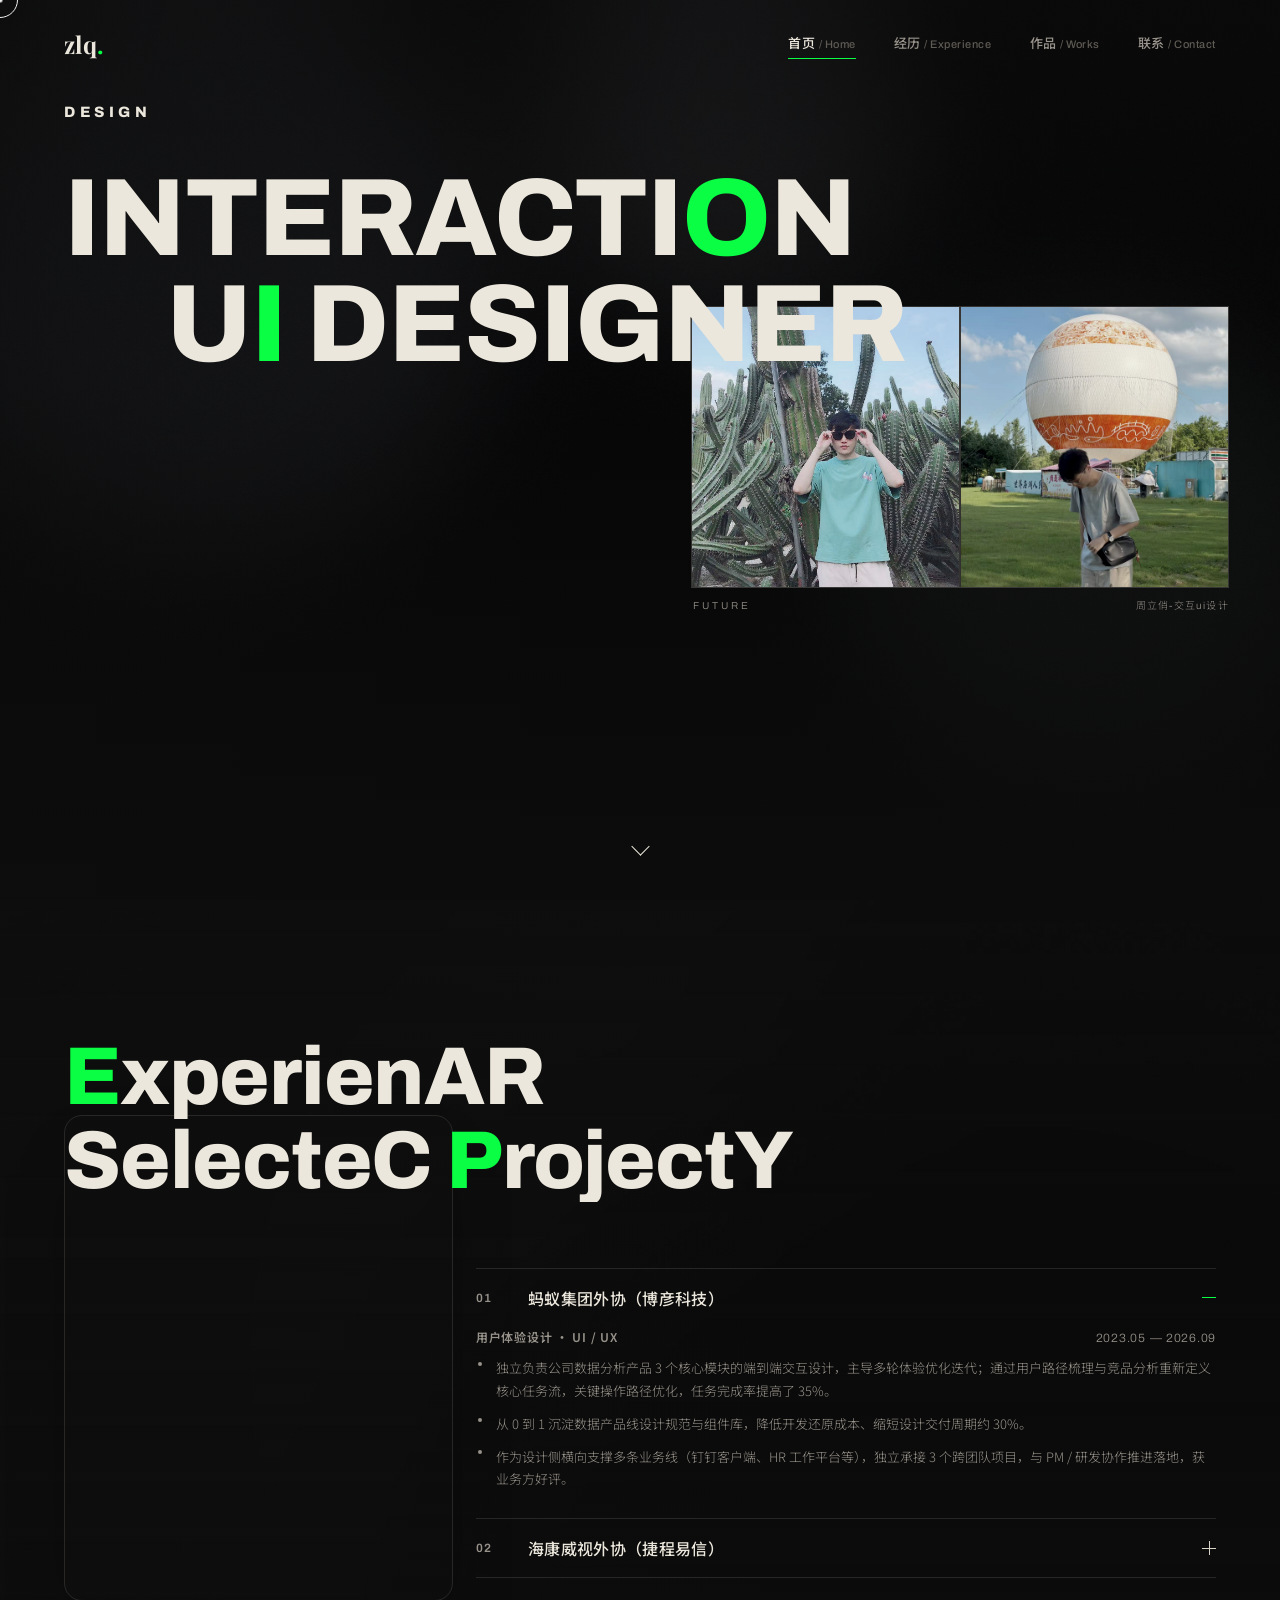
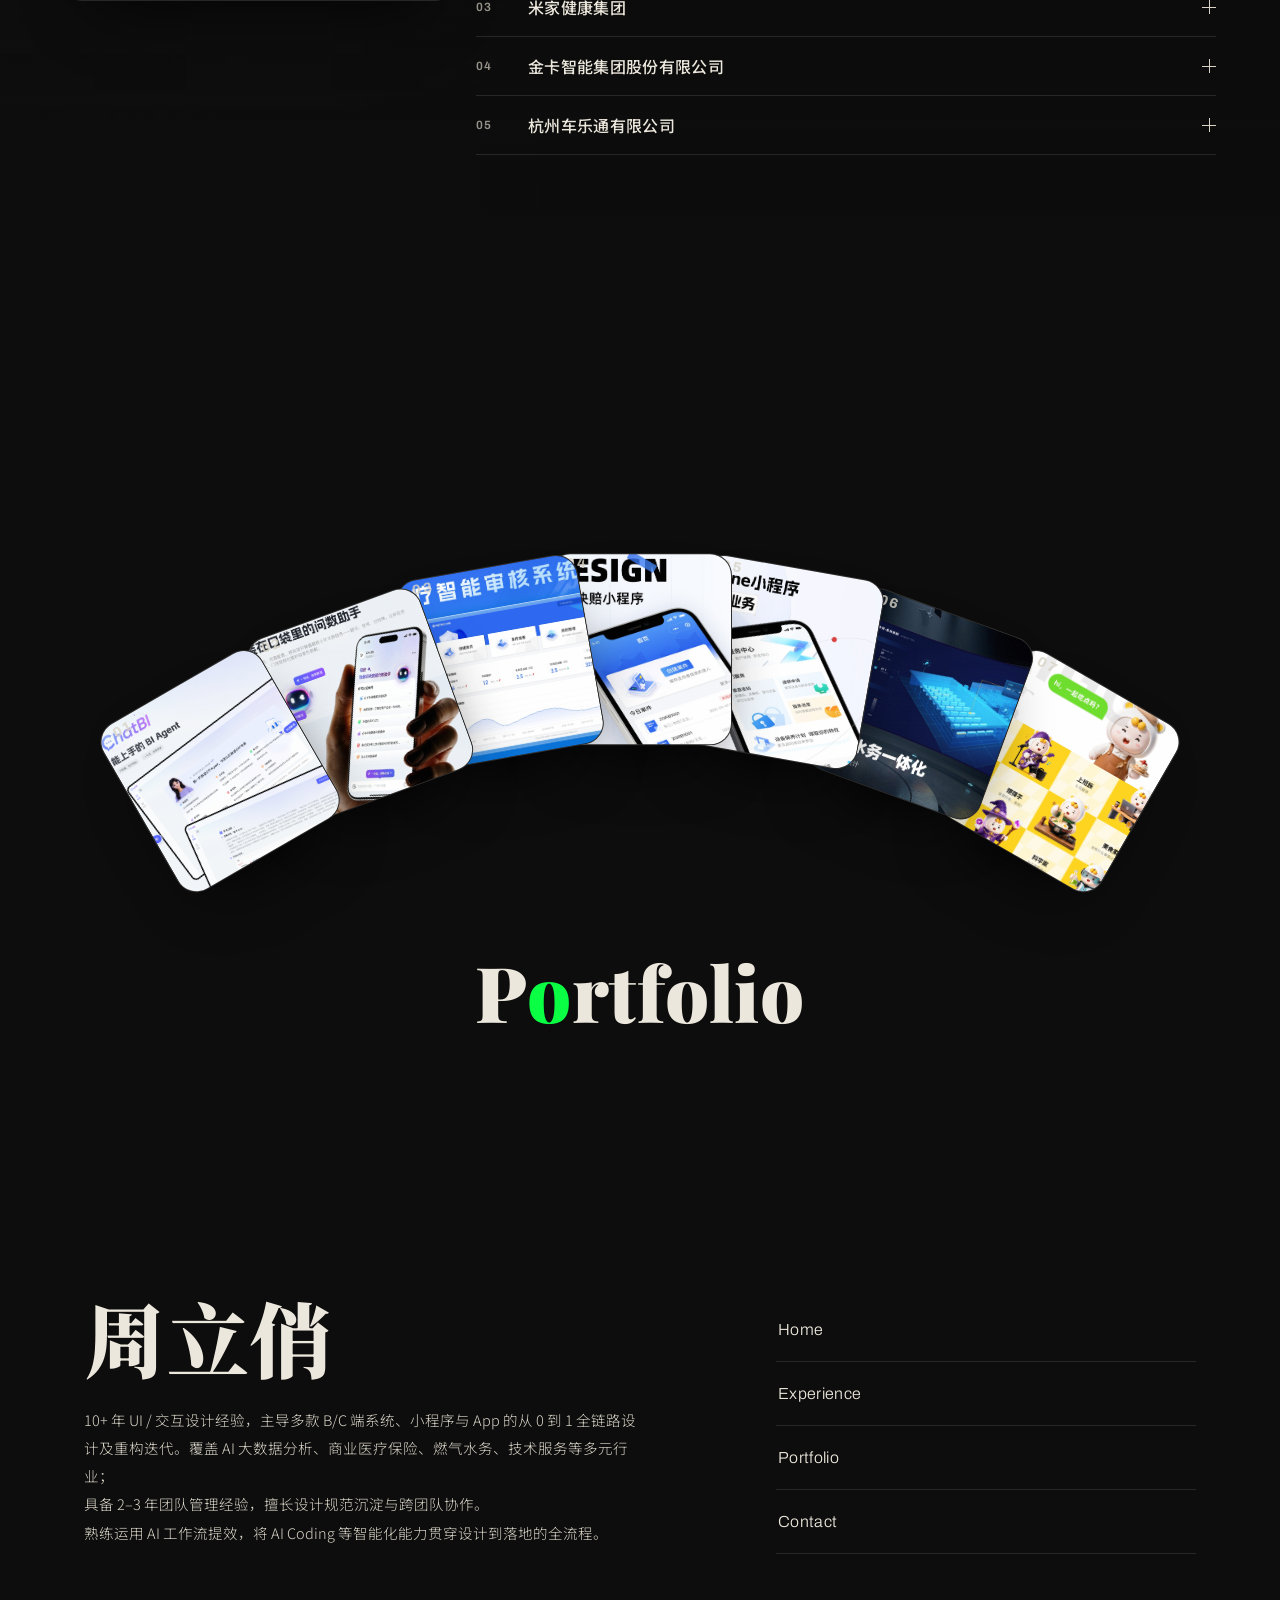
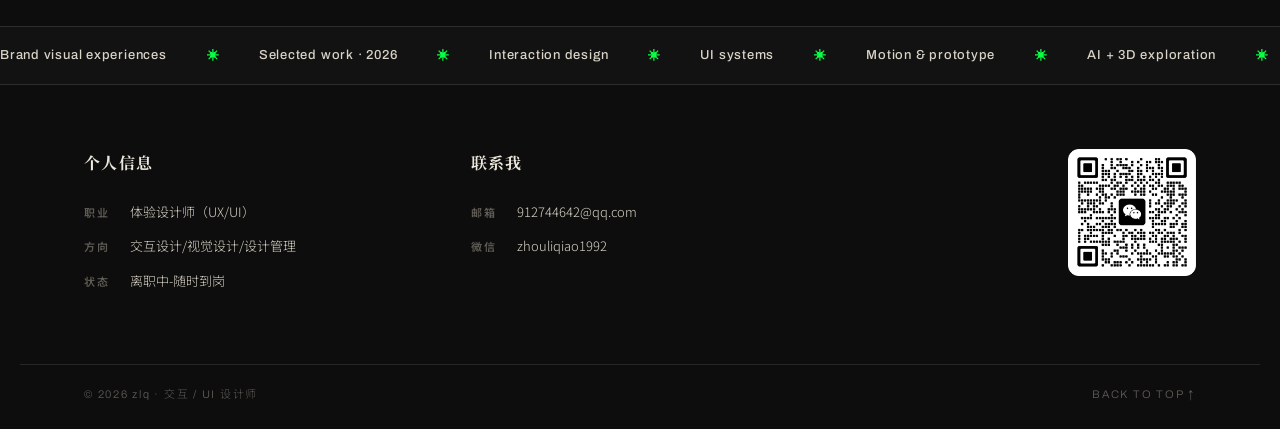
<file: index.html>
<!DOCTYPE html>
<html lang="zh-CN" data-page-node-id="vlzNtVd3Z8R1GGbkro08wo">
<head data-page-node-id="aGedRuVqyyx78a1elxRGdV">
  <meta charset="UTF-8" data-page-node-id="VUpcC51I8uJAPvDKYc0lKT" />
  <meta name="viewport" content="width=device-width, initial-scale=1.0" data-page-node-id="TNJQbd1E0wAlTdALiqZeb2" />
  <title>zlq — 交互 / UI 设计师作品集</title>
  <meta name="description" content="交互与 UI 设计师个人作品集 — 工作经历、项目作品与联系方式。" data-page-node-id="86598WNI2zpDKvbA6Rordp" />

  <!-- 字体（在线加载，离线时自动回退到系统字体） -->
  <link rel="preconnect" href="https://fonts.googleapis.com" data-page-node-id="60ncUEm5rzWA9rsXeRfWM2" />
  <link rel="preconnect" href="https://fonts.gstatic.com" crossorigin data-page-node-id="jjcx6SaRGp5u5Fdb6qO6XL" />
  <link href="https://fonts.googleapis.com/css2?family=Playfair+Display:ital,wght@0,500;0,700;1,500;1,600&family=Archivo:wght@500;600;700;800;900&family=Noto+Serif+SC:wght@600;700;900&family=Noto+Sans+SC:wght@300;400;500&display=swap" rel="stylesheet" data-page-node-id="63Wz6gJX34XNHQLoHXbdKe" />

  <link rel="stylesheet" href="assets/css/style.css" data-page-node-id="KQfrPKj3o3B0KpmG8dLaUf" />
</head>
<body data-page-node-id="1iW3LIcVFEWJm3eE47hbu9">

  <!-- 加载动画 -->
  <div class="loader" id="loader" data-page-node-id="1jSDuwMPxf9PfNm7rHslHY">
    <div class="loader__inner" data-page-node-id="4AkJZ5fdlOPV5pD5ftxJKs">
      <span class="loader__word" data-page-node-id="AhDrdKKOMwrliAkKJMnQO5">PORTFOLIO</span>
      <div class="loader__bar" data-page-node-id="NLZqc1lkEQyKReNqA2ALoJ"><i id="loaderBar" data-page-node-id="5qDoZhEh4N5j2NDN3dOETh"></i></div>
    </div>
  </div>

  <!-- 自定义光标 -->
  <div class="cursor" id="cursor" data-page-node-id="5z5TF3uyce2LpD1brMIqkE"></div>
  <div class="cursor-dot" id="cursorDot" data-page-node-id="1ZOtOU56AAUBWGiTIZAKKz"></div>

  <!-- 滚动进度条 -->
  <div class="scroll-progress" id="scrollProgress" data-page-node-id="5LS013JvF4h3Mg37ZYrHWU"></div>

  <!-- 导航 -->
  <header class="nav" id="nav" data-page-node-id="aUy0GUt3ma1JKaEN6jU5sC">
    <a href="#hero" class="nav__logo" data-cursor="hover" data-page-node-id="xjApo3QJUHmOLDpFw9RGpT">zlq<span class="dot" data-page-node-id="sAstsEDXuXwzqt92Q1Lv9n">.</span></a>
    <nav class="nav__links" id="navLinks" data-page-node-id="rX29RnBStNfU9dqbI1ywUu">
      <a href="#hero" class="nav__link is-active" data-cursor="hover" data-page-node-id="DzXuUJjDj1O52Jq3ck1Kl0">首页 <i data-page-node-id="PR6Yg2vvXkwjpHNfMDrzn9">/ Home</i></a>
      <a href="#experience" class="nav__link" data-cursor="hover" data-page-node-id="CPUdAYQ05YDNwYO6oPPVdP">经历 <i data-page-node-id="JLjS2SehdHnUjivx1LscPs">/ Experience</i></a>
      <a href="#work" class="nav__link" data-cursor="hover" data-page-node-id="nvC6R6Ly05UnLU30htA0eg">作品 <i data-page-node-id="EA7x2JjDTMkEIKCSGd4NcM">/ Works</i></a>
      <a href="#contact" class="nav__link" data-cursor="hover" data-page-node-id="OGkLZTBS6IHGaR78lD5vQo">联系 <i data-page-node-id="AvMatV7GcHTz2NjtmQt3M6">/ Contact</i></a>
    </nav>
    <button class="nav__toggle" id="navToggle" aria-label="菜单" data-page-node-id="FcZxlTn8r1qDBCJanOTl1V">
      <span data-page-node-id="YoPIQuAygATl9qGjD2bifZ"></span><span data-page-node-id="YaBGeM2S1GY6GPj48wXahe"></span>
    </button>
  </header>

  <main data-page-node-id="Fu19QXbnP3hxVB1CMHNvdm">
    <!-- ============ 第一屏：首屏（全屏背景 + 多图漂浮 + 巨型标题） ============ -->
    <section class="hero" id="hero" data-page-node-id="IW0bX6RZB3VV62o5HXItth">
      <!-- 全屏背景视频（循环自动播放，assets/video/hero-bg.mp4；poster 用 hero-bg.jpg 兜底） -->
      <div class="hero__bg" aria-hidden="true">
        <video class="hero__bg-media" id="heroVideo" autoplay muted playsinline
               poster="assets/img/hero-bg.jpg"
               onerror="this.parentElement.classList.add('is-empty')">
          <source src="assets/video/hero-bg.mp4" type="video/mp4" />
        </video>
        <div class="hero__bg-ph">BACKGROUND VIDEO</div>
        <div class="hero__shade"></div>
      </div>

      <div class="hero__stage" id="heroStage">
        <!-- 顶部行 -->
        <div class="hero__top">
          <p class="hero__brand reveal" data-reveal>DESIGN</p>
        </div>

        <!-- 巨型标题（叠压在图片之上/之下，z 层交错） -->
        <h1 class="hero__title">
          <span class="reveal-line"><span data-scramble>INTERACTI</span><span class="t-accent">O</span><span data-scramble>N</span></span>
          <span class="reveal-line"><span class="hero__title-indent"><span data-scramble>U</span><span class="t-accent">I</span><span data-scramble> DESIGNER</span></span></span>
        </h1>

        <!-- 漂浮图片组（替换 assets/img/hero-1.jpg ~ hero-4.jpg） -->
        <figure class="hero-shot hero-shot--a" style="--i:0">
          <div class="hero-shot__frame" data-reveal>
            <img src="assets/img/hero-1.jpg" alt="作品图一"
                 onerror="this.style.display='none';this.parentElement.classList.add('is-empty')" />
            <span class="hero-shot__ph">HERO IMAGE 01</span>
            <div class="hero-shot__overlay">
              <ul class="hero-shot__bio">
                <li>10+ 年 UI / 交互设计经验，主导多款 B/C 端系统、小程序与 App 的从 0 到 1 全链路设计及重构迭代。覆盖 AI 大数据分析、商业医疗保险、燃气水务、技术服务等多元行业；</li>
                <li>具备 2–3 年团队管理经验，擅长设计规范沉淀与跨团队协作。</li>
                <li>熟练运用 AI 工作流提效，将 AI Coding 等智能化能力贯穿设计到落地的全流程。</li>
              </ul>
            </div>
          </div>
          <figcaption class="hero-shot__cap reveal" data-reveal>FUTURE</figcaption>
        </figure>

        <figure class="hero-shot hero-shot--b" style="--i:1">
          <div class="hero-shot__frame" data-reveal>
            <img src="assets/img/hero-2.jpg" alt="作品图二"
                 onerror="this.style.display='none';this.parentElement.classList.add('is-empty')" />
            <span class="hero-shot__ph">HERO IMAGE 02</span>
            <div class="hero-shot__overlay">
              <ul class="hero-shot__bio">
                <li>10+ 年 UI / 交互设计经验，主导多款 B/C 端系统、小程序与 App 的从 0 到 1 全链路设计及重构迭代。覆盖 AI 大数据分析、商业医疗保险、燃气水务、技术服务等多元行业；</li>
                <li>具备 2–3 年团队管理经验，擅长设计规范沉淀与跨团队协作。</li>
                <li>熟练运用 AI 工作流提效，将 AI Coding 等智能化能力贯穿设计到落地的全流程。</li>
              </ul>
            </div>
          </div>
          <figcaption class="hero-shot__cap reveal" data-reveal>周立俏-交互ui设计</figcaption>
        </figure>

        <!-- 底部居中：滚动引导（弹跳箭头 + 扩散脉冲） -->
        <button class="hero__scroll" id="heroScroll" type="button" aria-label="向下滚动查看作品经历">
          <span class="hero__scroll-chev" aria-hidden="true"></span>
        </button>
      </div>
    </section>

    <!-- ============ 第二屏：工作经历（全屏背景图 + 左上大标题 + 右下手风琴列表） ============ -->
    <section class="experience" id="experience" data-page-node-id="qBpzT84H6PXm33lBqKu32a">
      <!-- 全屏背景图（替换 assets/img/experience-bg.jpg，建议暗调、主体居左） -->
      <div class="experience__bg" aria-hidden="true">
        <img src="assets/img/experience-bg.jpg" alt=""
             onerror="this.style.display='none';this.parentElement.classList.add('is-empty')" />
        <div class="experience__bg-ph"></div>
        <div class="experience__shade"></div>
      </div>

      <!-- 左侧中部：动态视频（循环自动播放，替换 assets/video/experience-video.mp4） -->
      <div class="experience__media" aria-hidden="true">
        <video class="experience__video" id="expVideo" autoplay muted loop playsinline
               onerror="this.parentElement.classList.add('is-empty')">
          <source src="assets/video/experience-video.mp4" type="video/mp4">
        </video>
      </div>

      <div class="experience__inner">
        <!-- 左上大标题 -->
        <h2 class="experience__title">
          <span class="reveal-line"><span class="t-accent">E</span><span data-scramble>xperience</span></span>
          <span class="reveal-line"><span data-scramble>Selected</span> <span class="t-accent">P</span><span data-scramble>rojects</span></span>
        </h2>

        <!-- 右下：紧凑手风琴经历列表（默认展开第一条） -->
        <ol class="timeline">
          <li class="timeline__item is-open reveal" data-reveal>
            <button class="timeline__head" type="button" aria-expanded="true">
              <span class="timeline__no">01</span>
              <span class="timeline__company">蚂蚁集团外协（博彦科技）</span>
              <span class="timeline__toggle" aria-hidden="true"></span>
            </button>
            <div class="timeline__panel">
              <div class="timeline__panel-in">
                <div class="timeline__meta">
                  <span class="timeline__role">用户体验设计 · UI / UX</span>
                  <span class="timeline__period">2023.05 — 2026.09</span>
                </div>
                <ol class="timeline__list">
                  <li>独立负责公司数据分析产品 3 个核心模块的端到端交互设计，主导多轮体验优化迭代；通过用户路径梳理与竞品分析重新定义核心任务流，关键操作路径优化，任务完成率提高了 35%。</li>
                  <li>从 0 到 1 沉淀数据产品线设计规范与组件库，降低开发还原成本、缩短设计交付周期约 30%。</li>
                  <li>作为设计侧横向支撑多条业务线（钉钉客户端、HR 工作平台等），独立承接 3 个跨团队项目，与 PM / 研发协作推进落地，获业务方好评。</li>
                </ol>
              </div>
            </div>
          </li>

          <li class="timeline__item reveal" data-reveal>
            <button class="timeline__head" type="button" aria-expanded="false">
              <span class="timeline__no">02</span>
              <span class="timeline__company">海康威视外协（捷程易信）</span>
              <span class="timeline__toggle" aria-hidden="true"></span>
            </button>
            <div class="timeline__panel">
              <div class="timeline__panel-in">
                <div class="timeline__meta">
                  <span class="timeline__role">用户体验设计 · UI / UX</span>
                  <span class="timeline__period">2022.09 — 2023.04</span>
                </div>
                <ol class="timeline__list">
                  <li>全链路负责国内技服业务的体验设计，对接技服业务线的 BA（产品）；优化交互文档、输出 UI，跟进开发并协同验收，输出验收文档等。</li>
                  <li>支持国内其它业务线的体验设计工作，覆盖 DMP 国内营销、PC 门户、B2B 商城等业务，统一交互规范并保障多线并行交付。</li>
                </ol>
              </div>
            </div>
          </li>

          <li class="timeline__item reveal" data-reveal>
            <button class="timeline__head" type="button" aria-expanded="false">
              <span class="timeline__no">03</span>
              <span class="timeline__company">米家健康集团</span>
              <span class="timeline__toggle" aria-hidden="true"></span>
            </button>
            <div class="timeline__panel">
              <div class="timeline__panel-in">
                <div class="timeline__meta">
                  <span class="timeline__role">用户体验设计 · UI / UX</span>
                  <span class="timeline__period">2021.08 — 2022.08</span>
                </div>
                <ol class="timeline__list">
                  <li>负责公司核心 SaaS 产品「医疗理赔审核系统」的体验设计，重新梳理复杂理赔业务逻辑与审核流程，结合业务目标对核心模块进行重构设计；关键审核链路操作步骤优化，审核人均处理效率提升 30% 左右。</li>
                  <li>从 0 到 1 主导新型业务「小额快赔小程序」的 UI 与交互设计，深入理赔业务场景梳理用户旅程与核心流程，保障设计落地，支撑业务快速上线验证。</li>
                  <li>制定并沉淀产品级设计规范，推动设计组件库落地，统一多产品交互与视觉语言，降低设计与开发协作成本。</li>
                </ol>
              </div>
            </div>
          </li>

          <li class="timeline__item reveal" data-reveal>
            <button class="timeline__head" type="button" aria-expanded="false">
              <span class="timeline__no">04</span>
              <span class="timeline__company">金卡智能集团股份有限公司</span>
              <span class="timeline__toggle" aria-hidden="true"></span>
            </button>
            <div class="timeline__panel">
              <div class="timeline__panel-in">
                <div class="timeline__meta">
                  <span class="timeline__role">设计主管 · Design Lead</span>
                  <span class="timeline__period">2015.07 — 2021.07</span>
                </div>
                <ol class="timeline__list">
                  <li>负责设计部门的日常工作管理协调与主设计执行，培养设计氛围，制定设计规范，提升团队整体设计水平。</li>
                  <li>与各产品经理密切接触，多产品线并行推进，涵盖产品需求分析、交互模式研究、UI 视觉输出与设计走查。</li>
                  <li>收集用户反馈及数据，根据实际数据调整页面结构与视觉层级，驱动产品的完善与成长。</li>
                </ol>
              </div>
            </div>
          </li>

          <li class="timeline__item reveal" data-reveal>
            <button class="timeline__head" type="button" aria-expanded="false">
              <span class="timeline__no">05</span>
              <span class="timeline__company">杭州车乐通有限公司</span>
              <span class="timeline__toggle" aria-hidden="true"></span>
            </button>
            <div class="timeline__panel">
              <div class="timeline__panel-in">
                <div class="timeline__meta">
                  <span class="timeline__role">UI 设计 · UI Designer</span>
                  <span class="timeline__period">2014.07 — 2015.07</span>
                </div>
                <ol class="timeline__list">
                  <li>从 0 到 1 负责 C 端产品「车乐通」App 的 UI 设计，与产品经理深入交流业务、实地调研业务场景，结合具体业务流程完成交互及视觉设计，并组织培训运营人员设备操作流程等相关事项。</li>
                </ol>
              </div>
            </div>
          </li>
        </ol>
      </div>
    </section>

    <!-- ============ 第三屏：作品集扇形卡片 ============ -->
    <section class="work" id="work" data-page-node-id="mnBmXAfjwqgOW9Lj67aLc9">
      <div class="fan" id="fan" aria-label="作品集封面">
        <div class="fan__slot" data-i="0" style="--i:0">
          <a class="fan__card" href="portfolio/project-01.html" data-cursor="hover">
            <div class="fan__img fan__img--1">
              <span class="fan__tag">01</span>
              <span class="fan__label">ChatBI<i>AI+对话流数据分析</i></span>
            </div>
          </a>
        </div>
        <div class="fan__slot" data-i="1" style="--i:1">
          <a class="fan__card" href="portfolio/project-02.html" data-cursor="hover">
            <div class="fan__img fan__img--2">
              <span class="fan__tag">02</span>
              <span class="fan__label">ChatBI 移动端<i>AI+对话流数据分析简易版</i></span>
            </div>
          </a>
        </div>
        <div class="fan__slot" data-i="2" style="--i:2">
          <a class="fan__card" href="portfolio/project-03.html" data-cursor="hover">
            <div class="fan__img fan__img--3">
              <span class="fan__tag">03</span>
              <span class="fan__label">医疗智能审核系统<i>医疗审核+运营COP</i></span>
            </div>
          </a>
        </div>
        <div class="fan__slot" data-i="3" style="--i:3">
          <a class="fan__card" href="portfolio/project-04.html" data-cursor="hover">
            <div class="fan__img fan__img--4">
              <span class="fan__tag">04</span>
              <span class="fan__label">小额快赔小程序<i>移动端小额快速理赔场景</i></span>
            </div>
          </a>
        </div>
        <div class="fan__slot" data-i="4" style="--i:4">
          <a class="fan__card" href="portfolio/project-05.html" data-cursor="hover">
            <div class="fan__img fan__img--5">
              <span class="fan__tag">05</span>
              <span class="fan__label">海康online小程序<i>技术服务业务线</i></span>
            </div>
          </a>
        </div>
        <div class="fan__slot" data-i="5" style="--i:5">
          <a class="fan__card" href="portfolio/project-06.html" data-cursor="hover">
            <div class="fan__img fan__img--6">
              <span class="fan__tag">06</span>
              <span class="fan__label">智慧水务一体化大屏<i>G端公共事业大屏业务</i></span>
            </div>
          </a>
        </div>
        <div class="fan__slot" data-i="6" style="--i:6">
          <a class="fan__card" href="portfolio/project-07.html" data-cursor="hover">
            <div class="fan__img fan__img--7">
              <span class="fan__tag">07</span>
              <span class="fan__label">动效、AIGC、插画等<i>其他能力</i></span>
            </div>
          </a>
        </div>
      </div>

      <div class="work__below">
        <h2 class="work__title reveal" data-reveal>P<span class="t-accent">o</span>rtfolio</h2>
        <p class="work__sub reveal" data-reveal>点击卡片进入项目详情</p>
      </div>
    </section>

    <!-- ============ 第四屏：联系方式 ============ -->
    <section class="contact" id="contact">

      <!-- 顶部：大名字 + 标语 / 右侧下划线导航 -->
      <div class="contact__top">
        <div class="contact__brand reveal" data-reveal>
          <h2 class="contact__name">周立俏</h2>
          <p class="contact__tagline">
            10+ 年 UI / 交互设计经验，主导多款 B/C 端系统、小程序与 App 的从 0 到 1 全链路设计及重构迭代。覆盖 AI 大数据分析、商业医疗保险、燃气水务、技术服务等多元行业；<br>
            具备 2–3 年团队管理经验，擅长设计规范沉淀与跨团队协作。<br>
            熟练运用 AI 工作流提效，将 AI Coding 等智能化能力贯穿设计到落地的全流程。
          </p>
        </div>
        <nav class="contact__nav reveal" data-reveal aria-label="页脚导航">
          <a href="#hero" data-cursor="hover">Home <i>↗</i></a>
          <a href="#experience" data-cursor="hover">Experience <i>↗</i></a>
          <a href="#work" data-cursor="hover">Portfolio <i>↗</i></a>
          <a href="#contact" data-cursor="hover">Contact <i>↗</i></a>
        </nav>
      </div>

      <!-- 关键词跑马灯横幅 -->
      <div class="contact__marquee" aria-hidden="true">
        <div class="contact__marquee-track">
          <span class="contact__mi">Brand visual experiences</span><b>✳</b>
          <span class="contact__mi">Selected work · 2026</span><b>✳</b>
          <span class="contact__mi">Interaction design</span><b>✳</b>
          <span class="contact__mi">UI systems</span><b>✳</b>
          <span class="contact__mi">Motion &amp; prototype</span><b>✳</b>
          <span class="contact__mi">AI + 3D exploration</span><b>✳</b>
          <span class="contact__mi">Brand visual experiences</span><b>✳</b>
          <span class="contact__mi">Selected work · 2026</span><b>✳</b>
          <span class="contact__mi">Interaction design</span><b>✳</b>
          <span class="contact__mi">UI systems</span><b>✳</b>
          <span class="contact__mi">Motion &amp; prototype</span><b>✳</b>
          <span class="contact__mi">AI + 3D exploration</span><b>✳</b>
        </div>
      </div>

      <!-- 主体：左侧两列信息 + 右侧微信二维码 -->
      <div class="contact__foot">
        <div class="contact__cols">
          <div class="contact__col reveal" data-reveal>
            <h3>个人信息</h3>
            <dl>
              <dt>职业</dt><dd>体验设计师（UX/UI）</dd>
              <dt>方向</dt><dd>交互设计/视觉设计/设计管理</dd>
              <dt>状态</dt><dd>离职中-随时到岗</dd>
            </dl>
          </div>
          <div class="contact__col reveal" data-reveal>
            <h3>联系我</h3>
            <dl>
              <dt>邮箱</dt><dd>912744642@qq.com</dd>
              <dt>微信</dt><dd>zhouliqiao1992</dd>
            </dl>
          </div>
        </div>

        <!-- 右侧微信二维码（扫一扫加好友） -->
        <figure class="contact__figure contact__figure--qr reveal" data-reveal>
          <img src="assets/img/wechat-qr.png" alt="微信二维码" />
        </figure>
      </div>

      <!-- 底部版权条 -->
      <footer class="contact__bar">
        <span>© <span id="year"></span> zlq · 交互 / UI 设计师</span>
        <a href="#hero" data-cursor="hover">BACK TO TOP ↑</a>
      </footer>
    </section>
  </main>

  <script src="assets/js/main.js"></script>
</body>
</html>
</file>
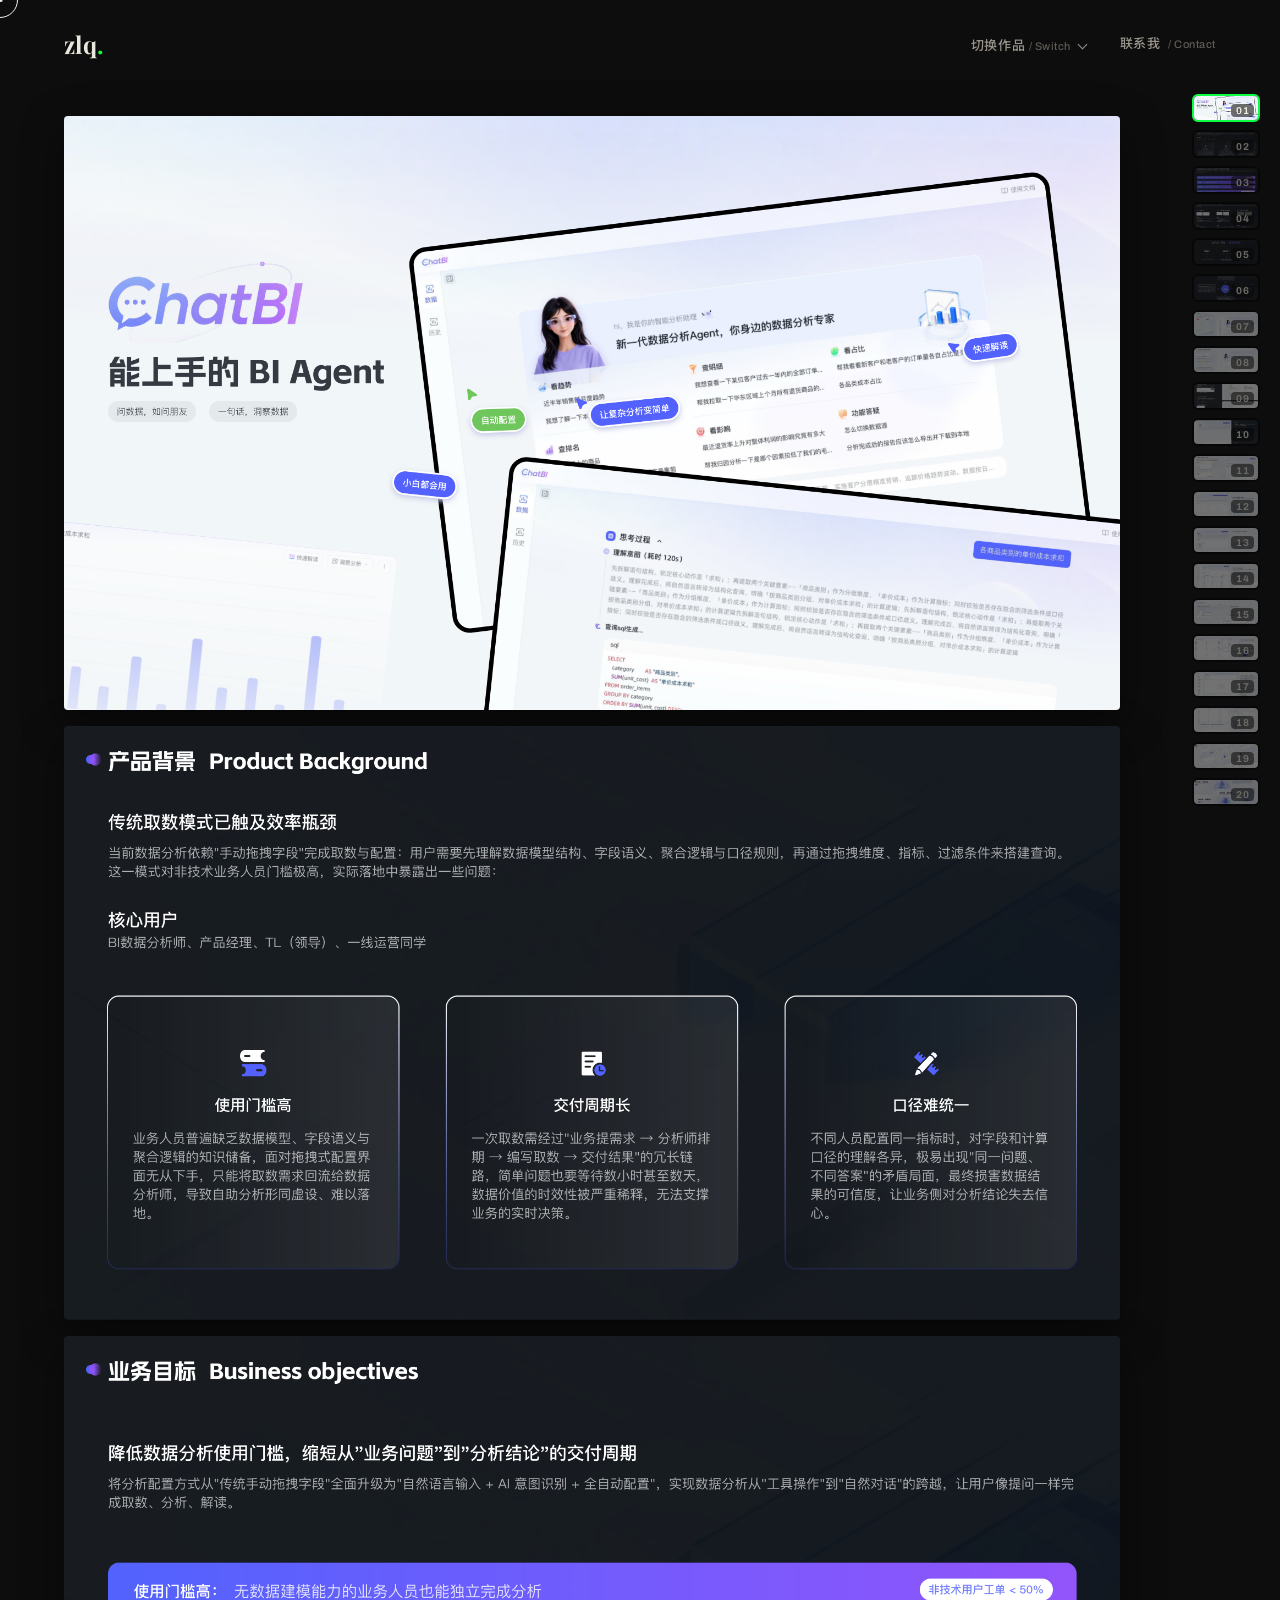
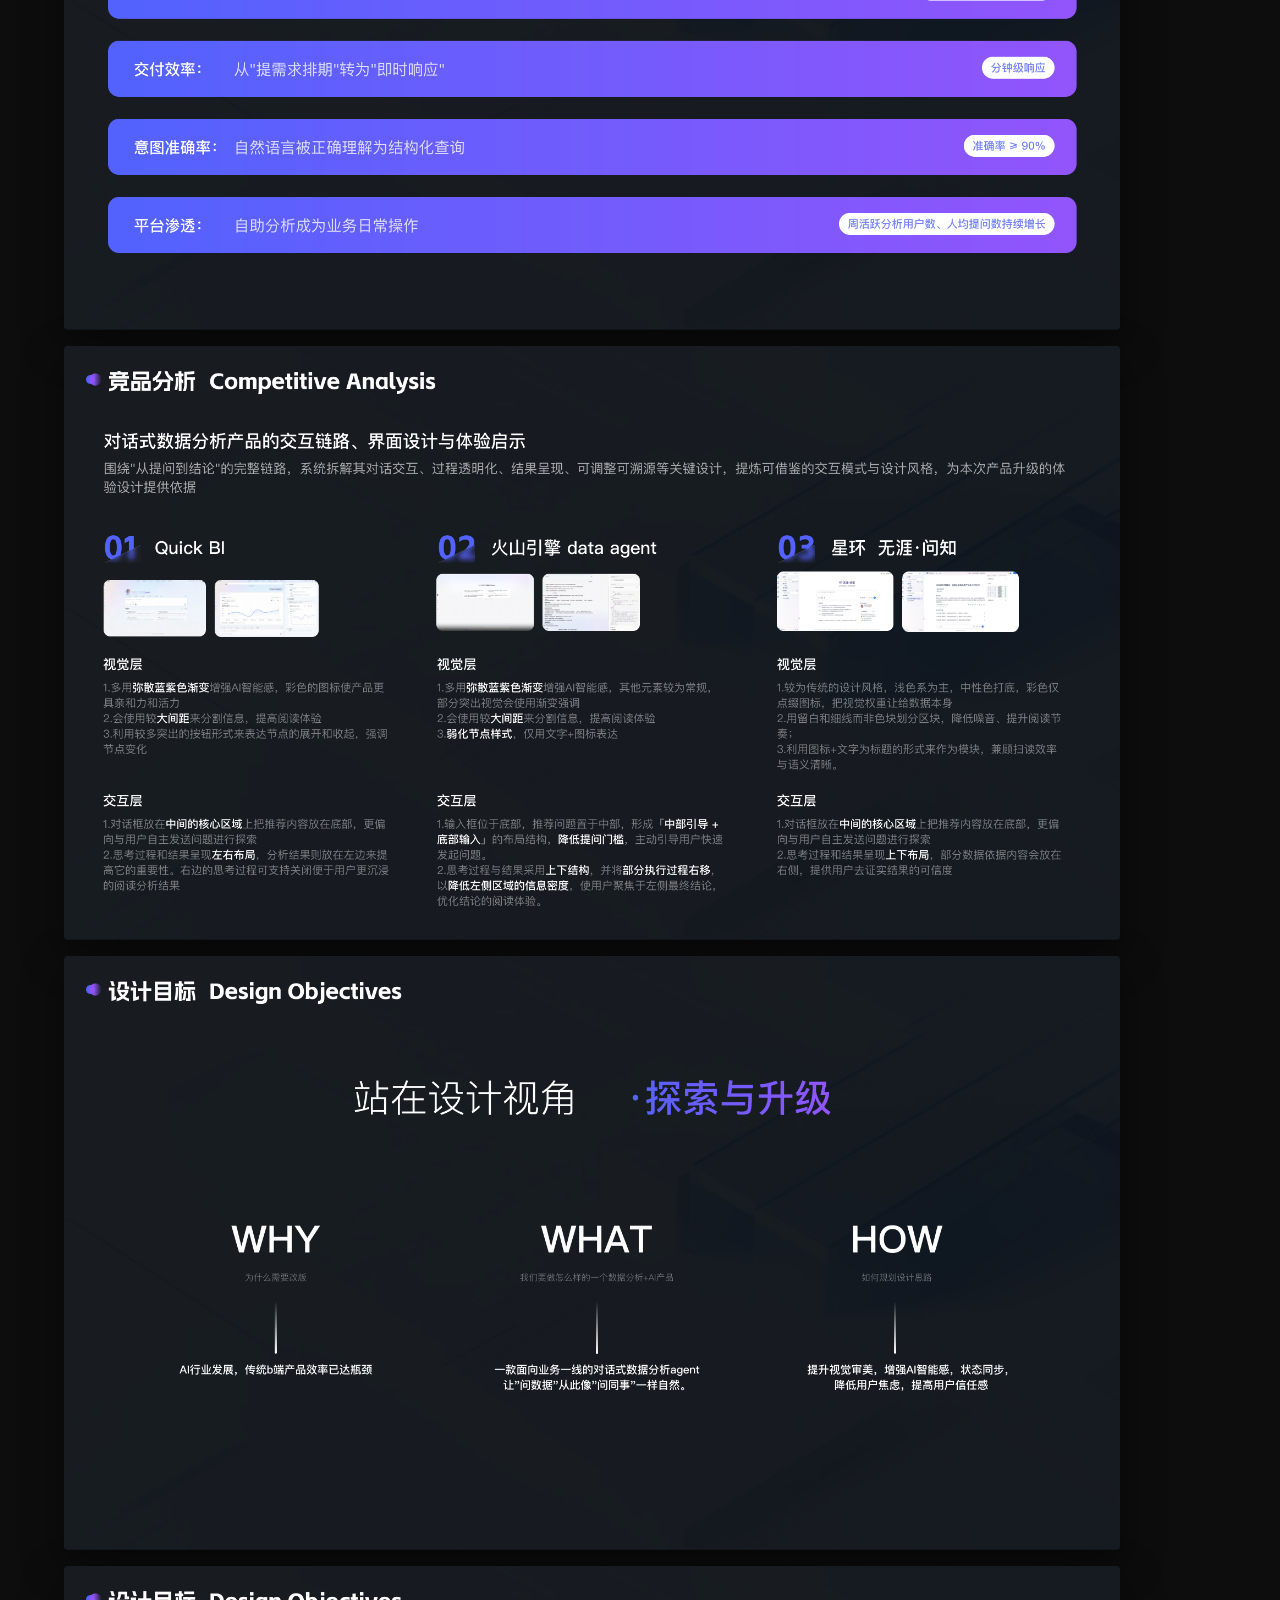
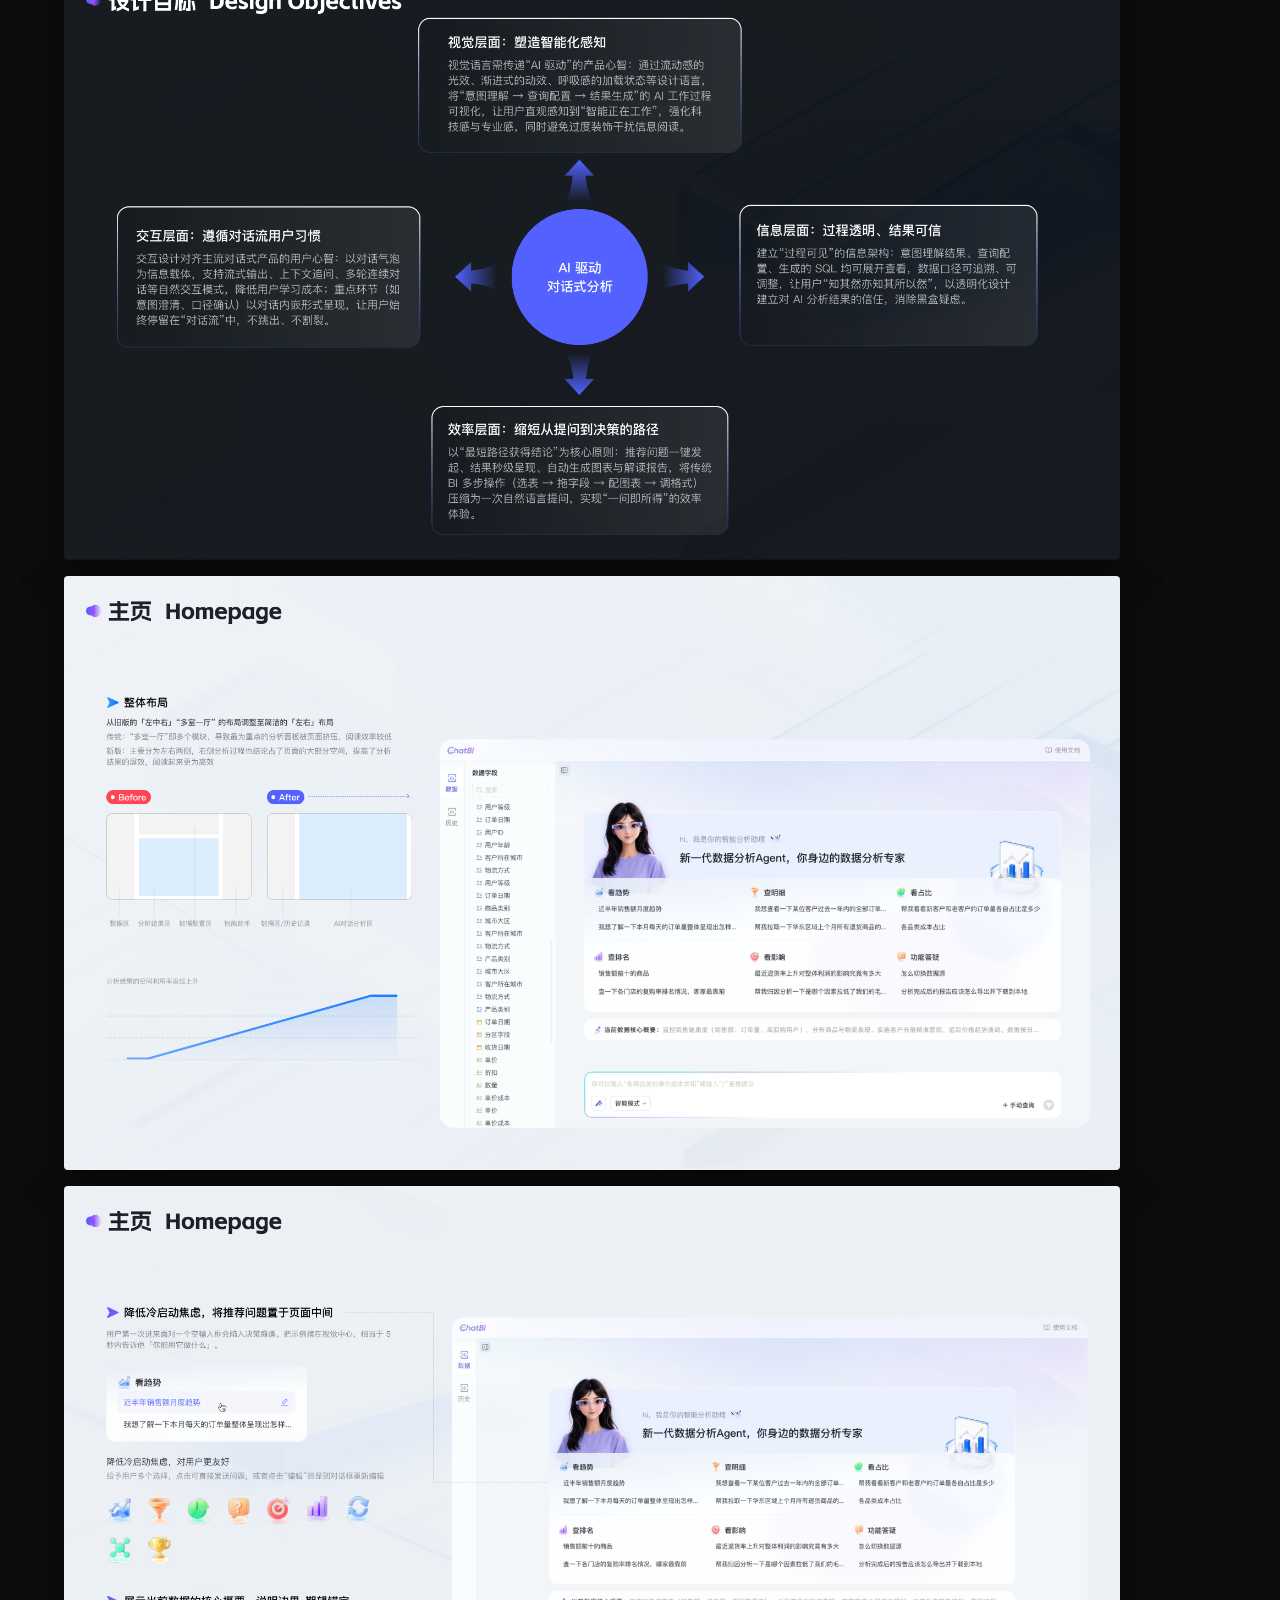
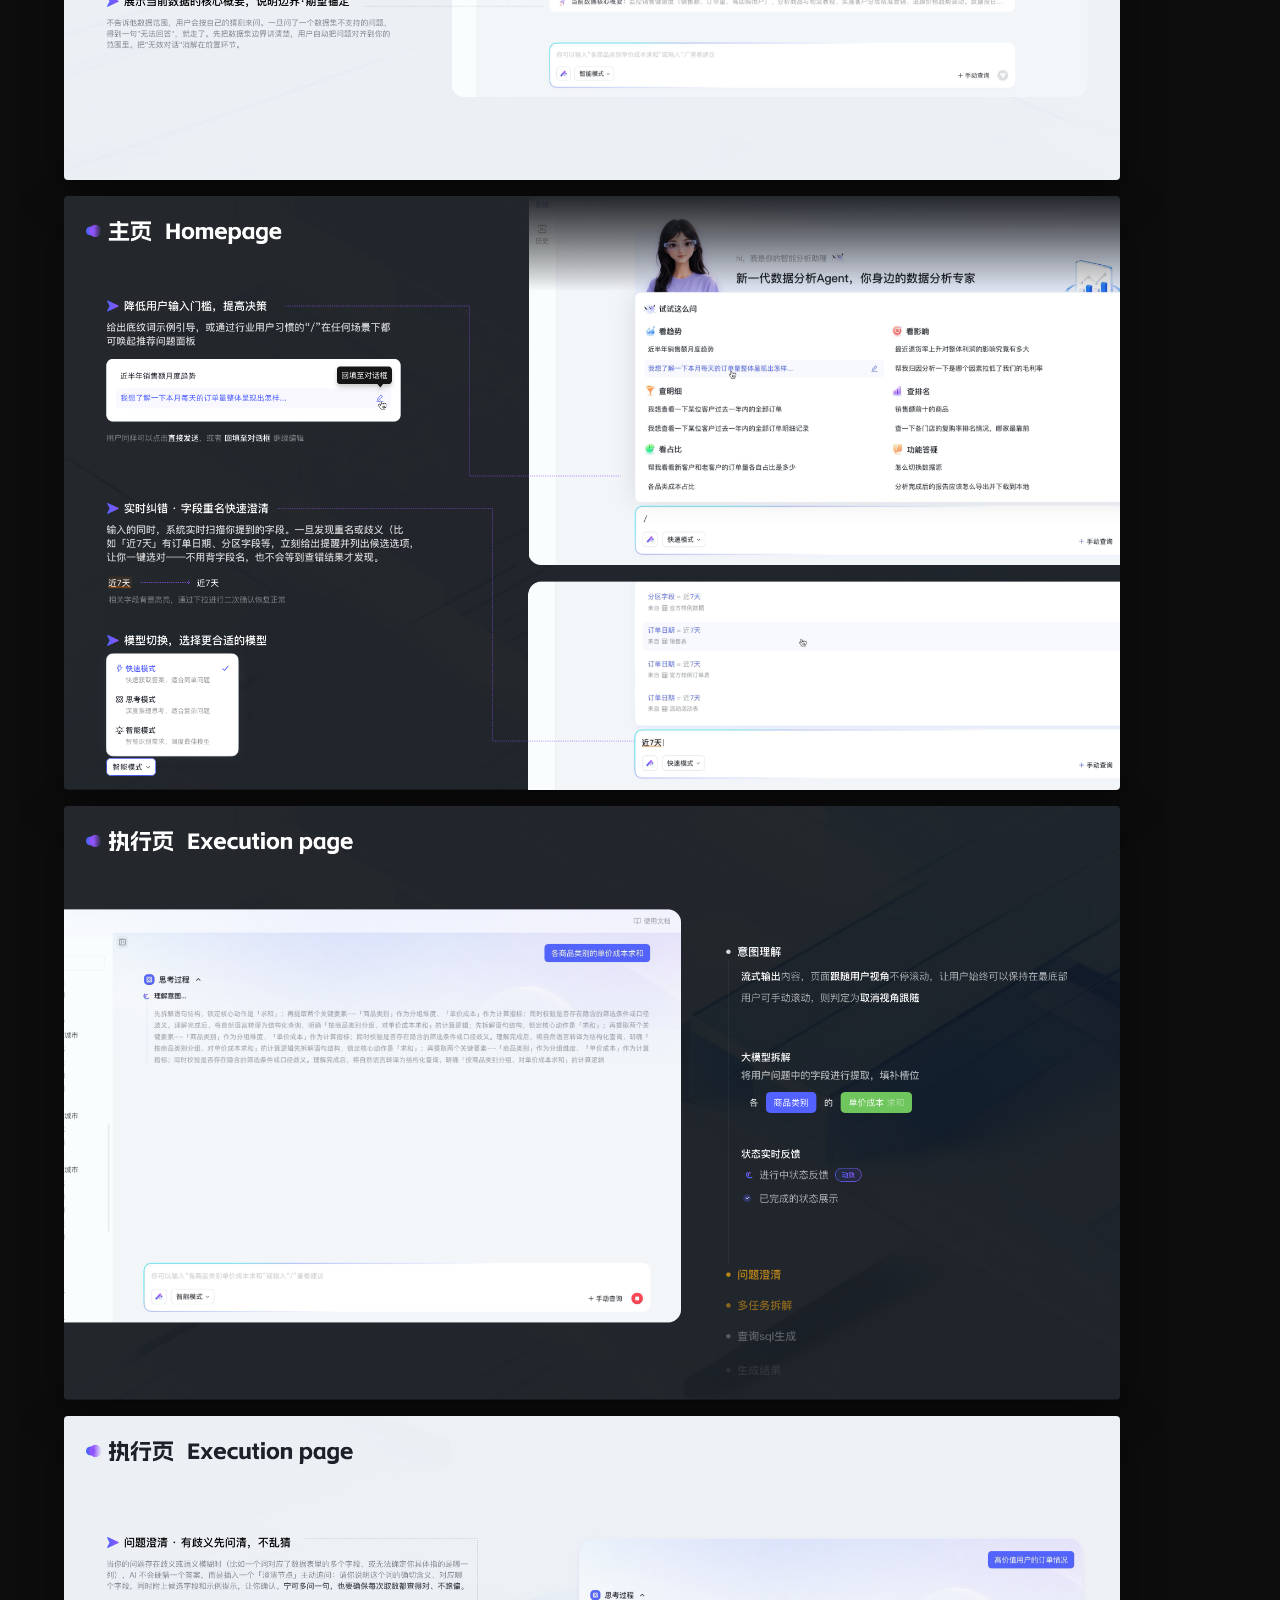
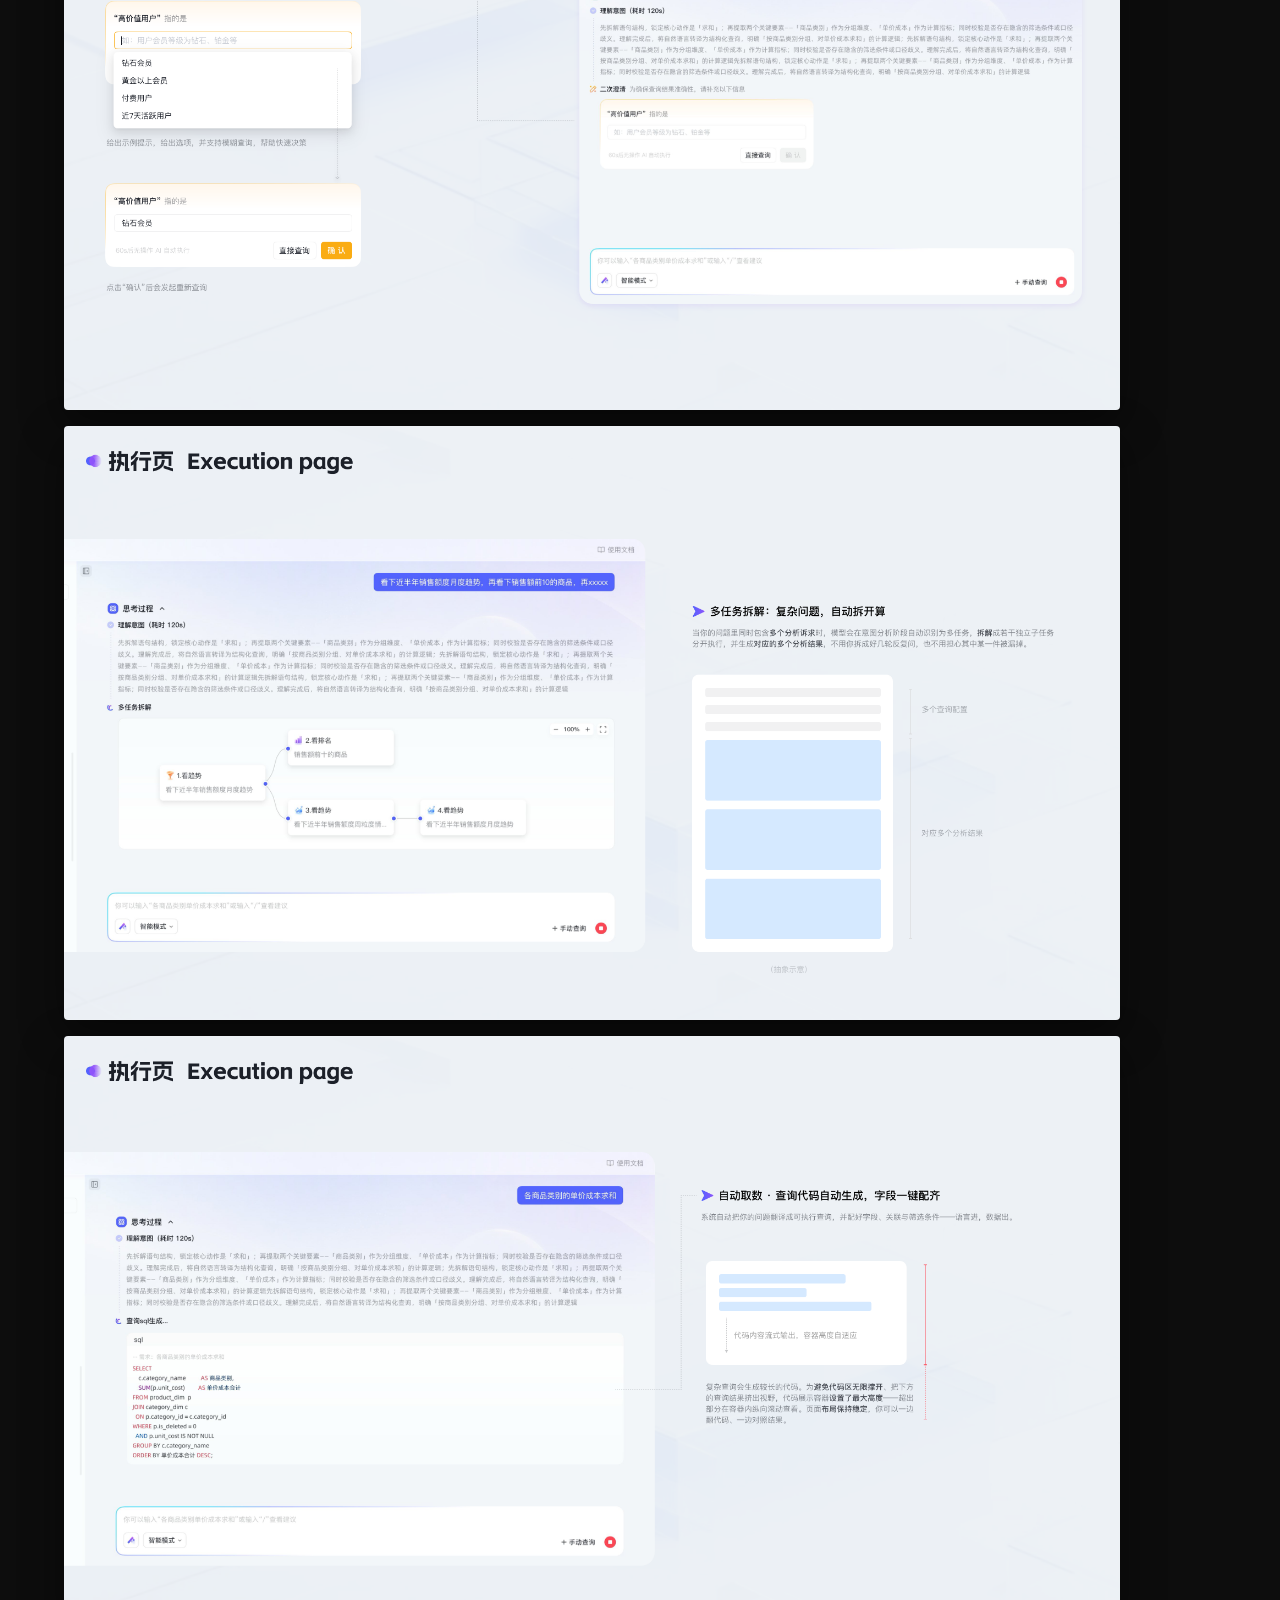
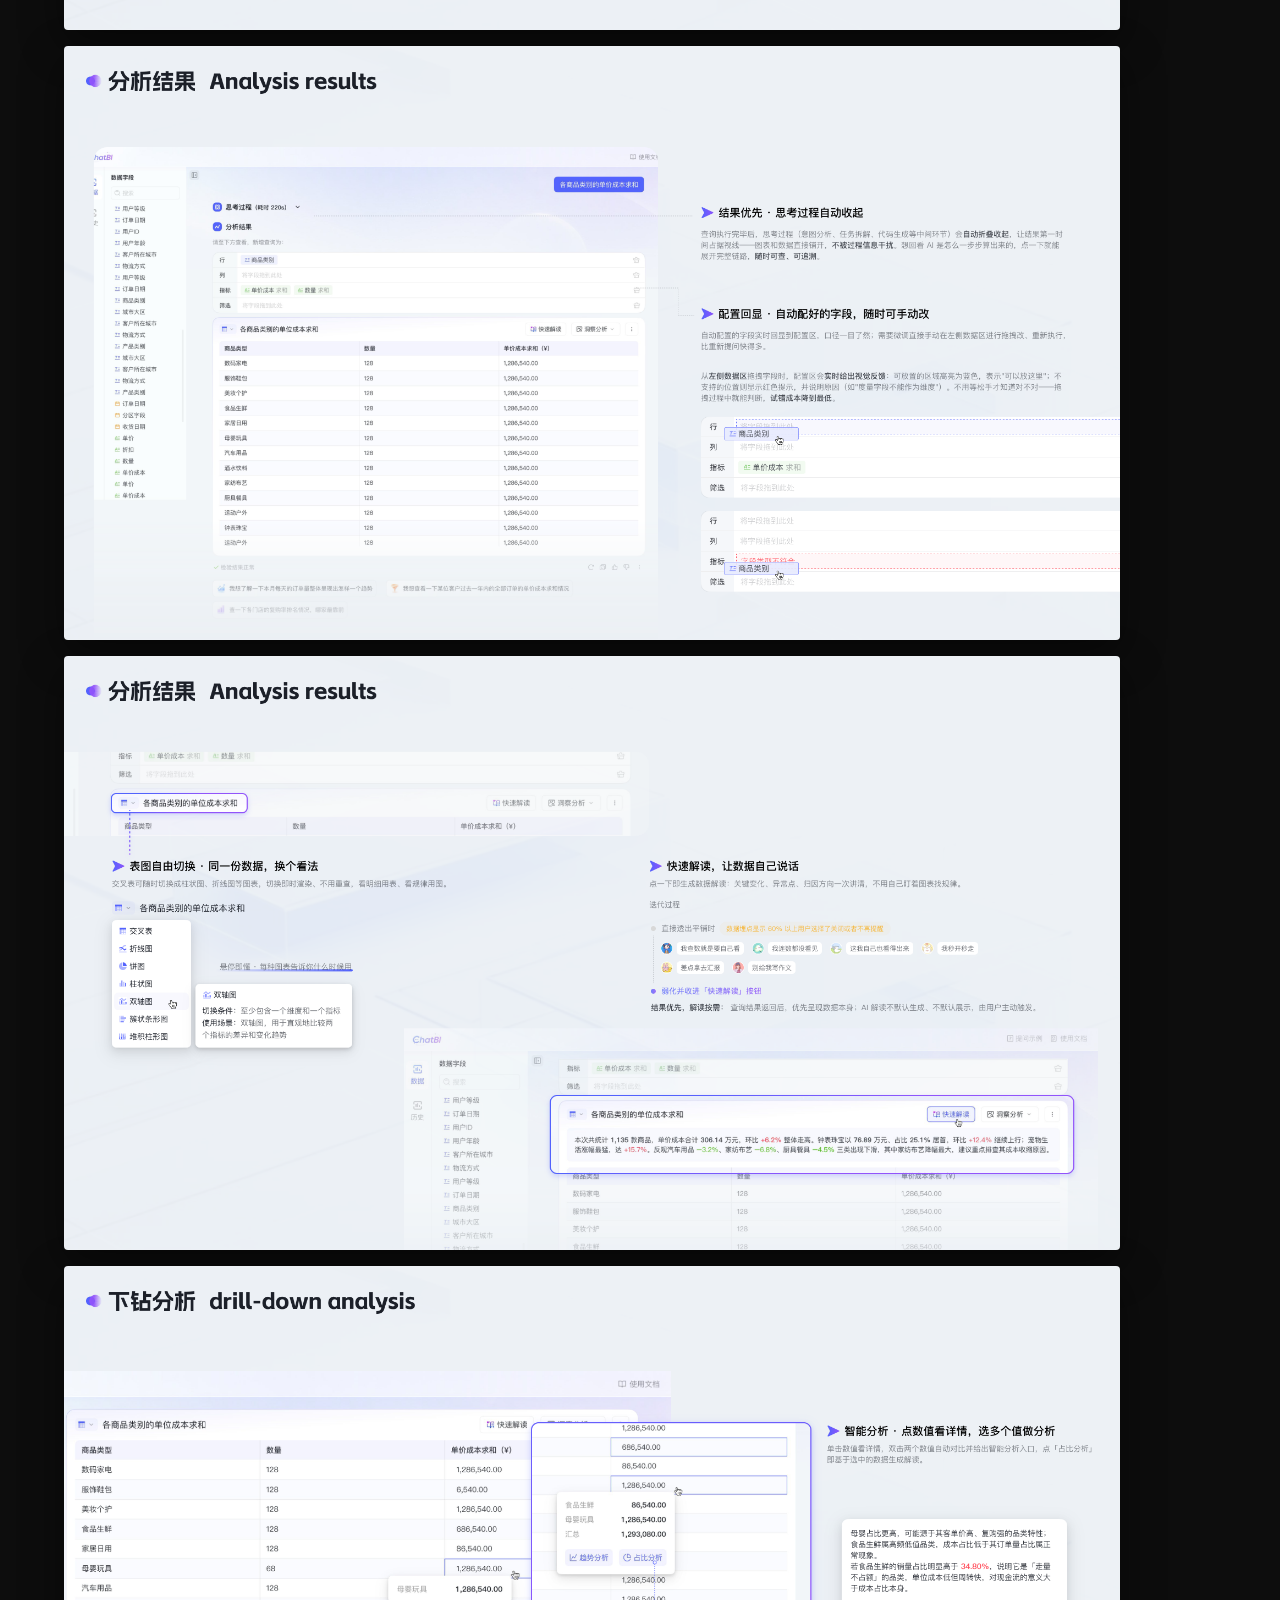
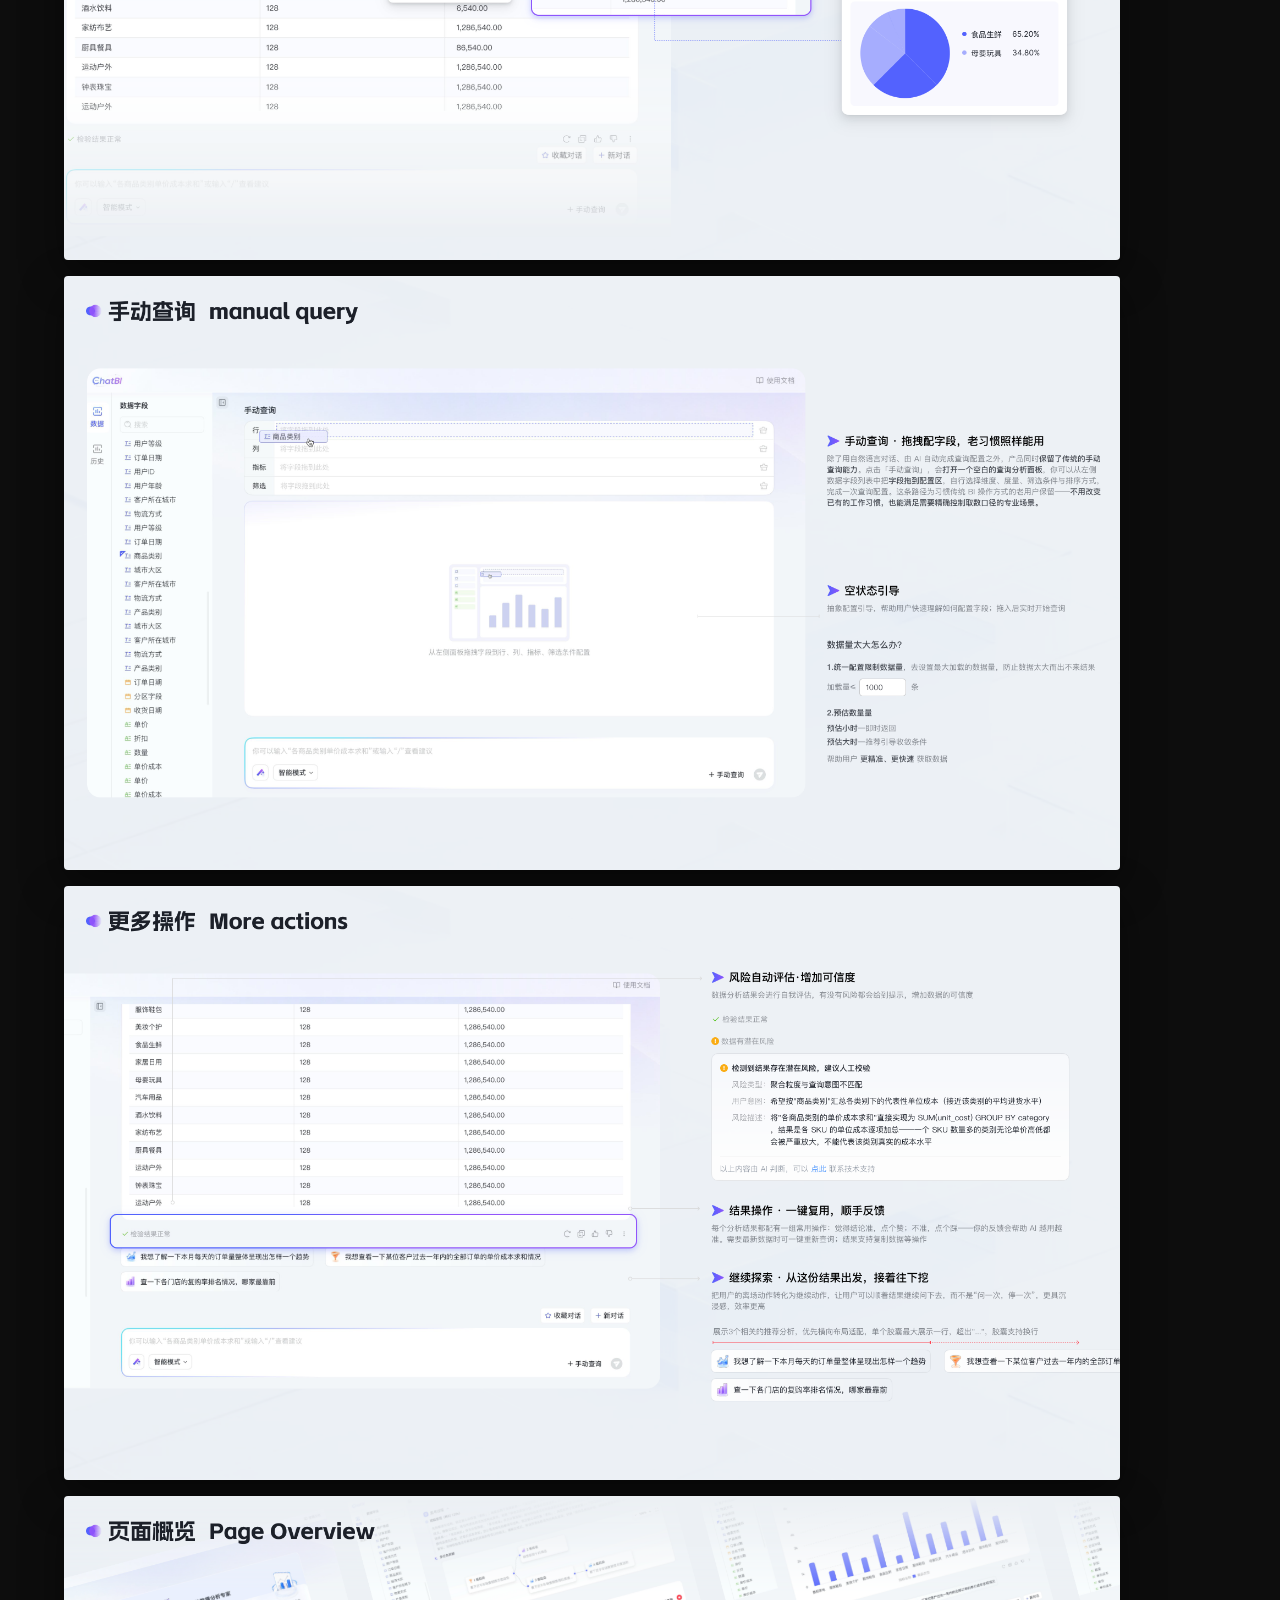
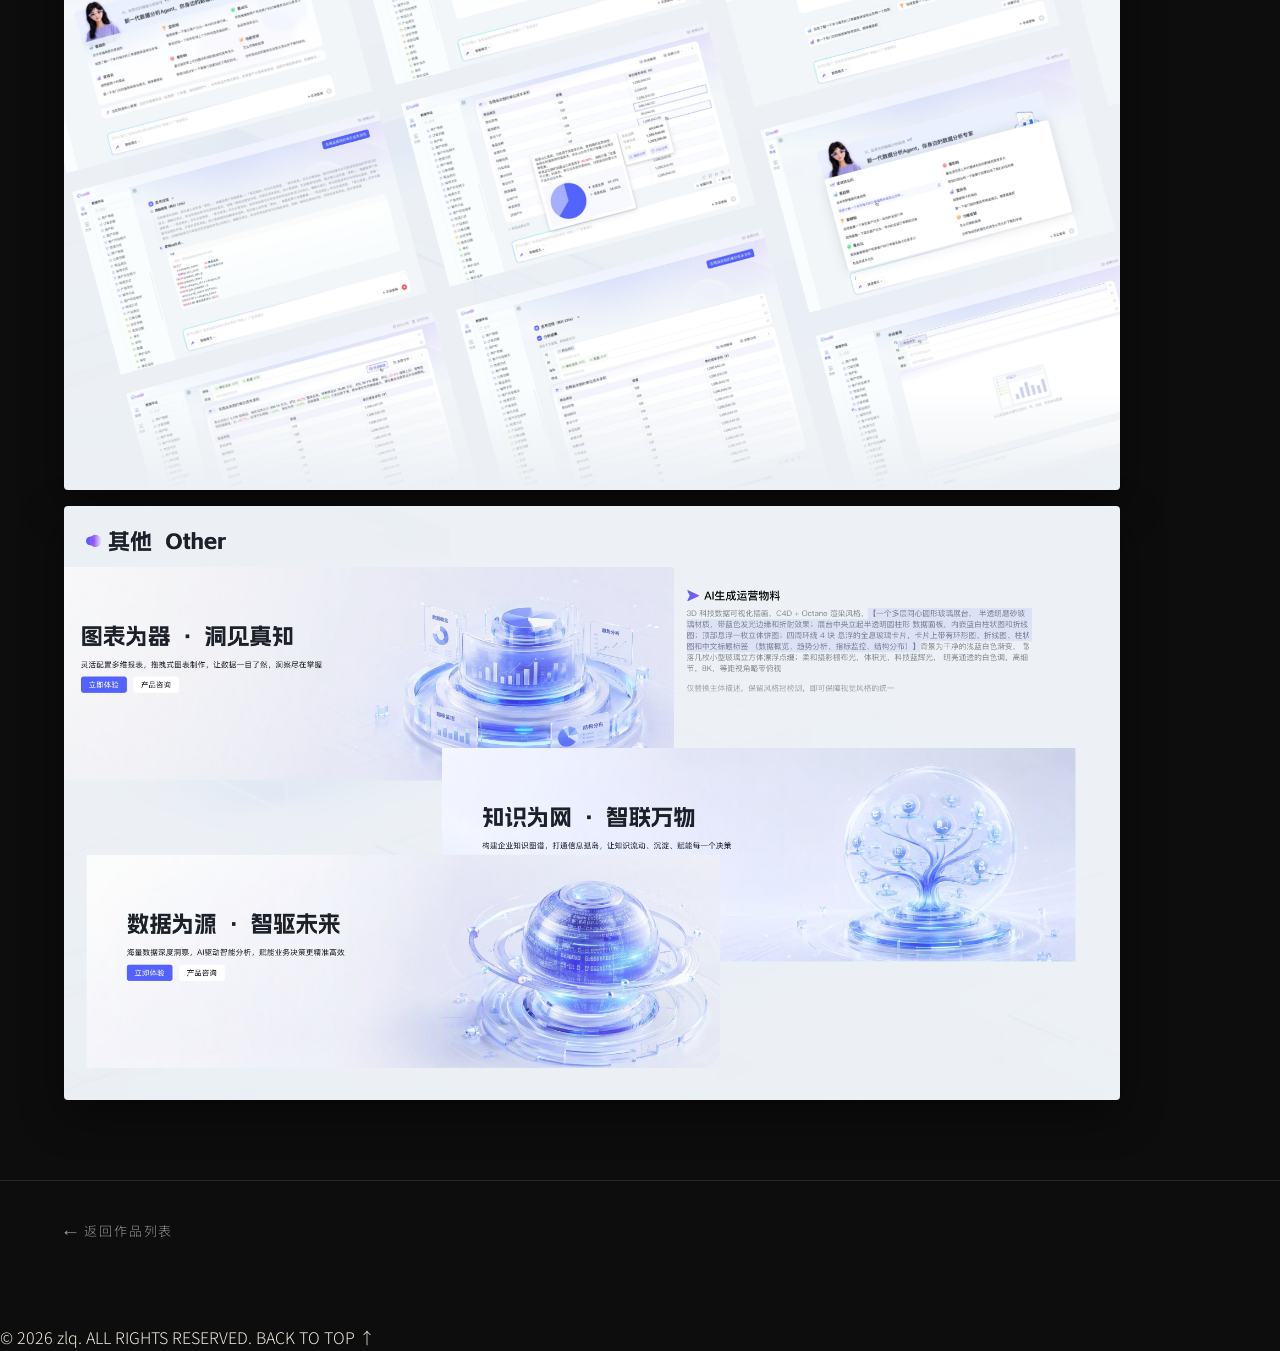
<file: portfolio/project-01.html>
<!DOCTYPE html>
<html lang="zh-CN" data-page-node-id="N6OiN2oVJIB8MP7hbrJJzR">
<head data-page-node-id="Ii1vlWxFH2B80eaPQogsGI">
  <meta charset="UTF-8" data-page-node-id="CxHuJV6fByxEMPEYq13DUJ" />
  <meta name="viewport" content="width=device-width, initial-scale=1.0" data-page-node-id="KyYGIOok5mvab9ZwGrrV3N" />
  <title>ChatBI — zlq 作品集</title>

  <link rel="preconnect" href="https://fonts.googleapis.com" data-page-node-id="ASLthXImF1D5EAwB5O3hHK" />
  <link rel="preconnect" href="https://fonts.gstatic.com" crossorigin data-page-node-id="kfORIBDNzt3hw3bClh0Nia" />
  <link href="https://fonts.googleapis.com/css2?family=Playfair+Display:ital,wght@0,500;0,700;1,500;1,600&family=Archivo:wght@500;600;700;800;900&family=Noto+Serif+SC:wght@600;700;900&family=Noto+Sans+SC:wght@300;400;500&display=swap" rel="stylesheet" data-page-node-id="6LNsxBkOaBFlXiDXImqzHH" />

  <link rel="stylesheet" href="../assets/css/style.css" data-page-node-id="D2lY5IR4chBjBCgzmRQeHZ" />
  <style>
    /* ===== ChatBI 详情页：直接展示 PDF 内容 ===== */
    .p-pdf { max-width: 1600px; margin: 0 auto; padding: 116px var(--pad) 40px; }
    .p-pdf__page {
      width: 100%; height: auto; display: block;
      margin: 0 0 16px; background: #fff; border-radius: 4px;
      box-shadow: 0 14px 44px rgba(0,0,0,.45);
    }
    .p-pdf__page:last-child { margin-bottom: 0; }
    .p-back {
      max-width: 1600px; margin: 0 auto; padding: 36px var(--pad) 80px;
      border-top: 1px solid var(--line); margin-top: 40px;
      font-family: var(--sans); letter-spacing: .12em;
    }
    .p-back a { color: var(--muted); font-size: 13px; transition: color .3s; }
    .p-back a:hover { color: var(--ivory); }
        /* ===== 详情页导航：切换作品 + 联系我（文字样式对齐首页 nav__link） ===== */
    .nav__detail { display:flex; align-items:center; gap:34px; }
    .nav__switch { position:relative; }
    .nav__switch-btn, .nav__contact {
      font-family: var(--sans); font-size: 13px; font-weight: 500; color: var(--muted);
      letter-spacing: .04em; position: relative; padding: 4px 0;
      transition: color .3s; background: none; border: 0; cursor: pointer; text-decoration: none;
      display: inline-flex; align-items: center; gap: 8px;
    }
    .nav__switch-btn i, .nav__contact i { font-style: normal; color: var(--muted-2); font-size: 11px; }
    .nav__switch-btn::after, .nav__contact::after {
      content: ""; position: absolute; left: 0; bottom: 0; height: 1px; width: 0;
      background: var(--accent); transition: width .3s var(--ease);
    }
    .nav__switch-btn:hover, .nav__contact:hover,
    .nav__switch.is-open .nav__switch-btn { color: var(--ivory); }
    .nav__switch-btn:hover::after, .nav__contact:hover::after,
    .nav__switch.is-open .nav__switch-btn::after { width: 100%; }
    .nav__caret { width: 7px; height: 7px; border-right: 1.5px solid var(--muted); border-bottom: 1.5px solid var(--muted);
      transform: rotate(45deg); transition: transform .3s var(--ease); }
    .nav__switch.is-open .nav__caret { transform: rotate(-135deg); }
    /* 下拉浮层：复用第三屏作品集卡片视觉 */
    .nav__dropdown { position:absolute; top:calc(100% + 18px); right:0; width:auto; max-width:94vw; max-height:calc(100vh - 150px); overflow-y:auto;
      background:#111; border:1px solid var(--line); border-radius:18px; padding:14px;
      display:grid; grid-template-columns:repeat(4, 200px); gap:12px;
      opacity:0; visibility:hidden; transform:translateY(10px); z-index:60;
      transition:opacity .3s var(--ease), transform .3s var(--ease), visibility .3s;
      box-shadow:0 26px 64px rgba(0,0,0,.6); }
    .nav__switch:hover .nav__dropdown,
    .nav__switch.is-open .nav__dropdown { opacity:1; visibility:visible; transform:translateY(0); }
    .sw-card { display:block; border-radius:16px; overflow:hidden; position:relative;
      background:var(--surface); border:1px solid var(--line);
      box-shadow:0 18px 40px -24px rgba(0,0,0,.9); transition:border-color .3s, transform .3s; }
    .sw-card:hover { border-color:rgba(236,231,220,.4); transform:translateY(-3px); }
    .sw-card.is-current { border-color:var(--accent); box-shadow:0 0 0 1px var(--accent), 0 18px 40px -24px rgba(0,0,0,.9); }
    .sw-card__media { position:relative; width:200px; height:200px; background-size:cover; background-position:center; }
    .sw-card__media::before { content:""; position:absolute; inset:0; z-index:1;
      background:linear-gradient(180deg, transparent 42%, rgba(0,0,0,.74)); }
    .sw-card__media--01 { background-image:url("../assets/img/sw-1.jpg"); }
    .sw-card__media--02 { background-image:url("../assets/img/sw-2.jpg"); }
    .sw-card__media--03 { background-image:url("../assets/img/sw-3.jpg"); }
    .sw-card__media--04 { background-image:url("../assets/img/sw-4.jpg"); }
    .sw-card__media--05 { background-image:url("../assets/img/sw-5.jpg"); }
    .sw-card__media--06 { background-image:url("../assets/img/sw-6.jpg"); }
    .sw-card__media--07 { background-image:url("../assets/img/sw-7.jpg"); }
    .sw-card__tag { position:absolute; z-index:2; top:12px; left:14px;
      font-family:var(--sans); font-weight:800; font-size:13px; color:var(--ivory-2); letter-spacing:.12em; }
    .sw-card__label { position:absolute; z-index:2; left:14px; right:14px; bottom:12px;
      font-family:var(--sans); font-weight:800; font-size:13px; line-height:1.3;
      text-transform:uppercase; letter-spacing:.03em; color:var(--ivory); }
    .sw-card__label i { display:block; font-style:normal; font-weight:400; font-size:10px;
      color:var(--muted); letter-spacing:.06em; margin-top:3px; }
    @media (max-width:640px){
      .nav__detail { gap:20px; }
      .nav__dropdown { width:min(440px,94vw); grid-template-columns:repeat(2, 1fr); }
    .sw-card__media { width:100%; height:auto; aspect-ratio:1/1; }
    }
  
    /* ===== 详情页右侧缩略图导航 ===== */
    .p-rail { position: fixed; top: 50%; right: 16px; transform: translateY(-50%);
      display: flex; flex-direction: column; gap: 8px; z-index: 70;
      max-height: 80vh; overflow-y: auto; padding: 4px;
      scrollbar-width: thin; scrollbar-color: var(--line) transparent; }
    .p-rail::-webkit-scrollbar { width: 5px; }
    .p-rail::-webkit-scrollbar-thumb { background: var(--line); border-radius: 5px; }
    .p-rail__btn { position: relative; width: 68px; height: 38px; padding: 0;
      border: 2px solid transparent; border-radius: 6px; overflow: hidden; background: #000;
      cursor: pointer; opacity: .42; display: block;
      transition: opacity .3s var(--ease), border-color .3s var(--ease), transform .3s var(--ease); }
    .p-rail__btn img { width: 100%; height: 100%; object-fit: cover; display: block; }
    .p-rail__btn span { position: absolute; right: 4px; bottom: 3px;
      font-family: var(--sans); font-size: 10px; font-weight: 700; color: var(--ivory);
      background: rgba(0,0,0,.55); padding: 1px 5px; border-radius: 4px; letter-spacing: .04em; }
    .p-rail__btn:hover { opacity: .92; transform: translateX(-3px); }
    .p-rail__btn.is-active { opacity: 1; border-color: var(--accent); }
    @media (min-width: 1101px){
      .p-pdf, .p-back { padding-right: calc(var(--pad) + 96px); }
    }
    @media (max-width: 1100px){ .p-rail { display: none; } }
  </style>
</head>
<body data-page-node-id="5auOSuNSdd3y1RubbeEb4D">
  <!-- 右侧页面缩略图导航 -->
  <nav class="p-rail" id="pRail" aria-label="页面缩略图">
            <button class="p-rail__btn" type="button" data-target="page-01" aria-label="第 1 页"><img src="../assets/pdf/thumbs/page-01.jpg" alt="第 1 页缩略图"><span>01</span></button>
            <button class="p-rail__btn" type="button" data-target="page-02" aria-label="第 2 页"><img src="../assets/pdf/thumbs/page-02.jpg" alt="第 2 页缩略图"><span>02</span></button>
            <button class="p-rail__btn" type="button" data-target="page-03" aria-label="第 3 页"><img src="../assets/pdf/thumbs/page-03.jpg" alt="第 3 页缩略图"><span>03</span></button>
            <button class="p-rail__btn" type="button" data-target="page-04" aria-label="第 4 页"><img src="../assets/pdf/thumbs/page-04.jpg" alt="第 4 页缩略图"><span>04</span></button>
            <button class="p-rail__btn" type="button" data-target="page-05" aria-label="第 5 页"><img src="../assets/pdf/thumbs/page-05.jpg" alt="第 5 页缩略图"><span>05</span></button>
            <button class="p-rail__btn" type="button" data-target="page-06" aria-label="第 6 页"><img src="../assets/pdf/thumbs/page-06.jpg" alt="第 6 页缩略图"><span>06</span></button>
            <button class="p-rail__btn" type="button" data-target="page-07" aria-label="第 7 页"><img src="../assets/pdf/thumbs/page-07.jpg" alt="第 7 页缩略图"><span>07</span></button>
            <button class="p-rail__btn" type="button" data-target="page-08" aria-label="第 8 页"><img src="../assets/pdf/thumbs/page-08.jpg" alt="第 8 页缩略图"><span>08</span></button>
            <button class="p-rail__btn" type="button" data-target="page-09" aria-label="第 9 页"><img src="../assets/pdf/thumbs/page-09.jpg" alt="第 9 页缩略图"><span>09</span></button>
            <button class="p-rail__btn" type="button" data-target="page-10" aria-label="第 10 页"><img src="../assets/pdf/thumbs/page-10.jpg" alt="第 10 页缩略图"><span>10</span></button>
            <button class="p-rail__btn" type="button" data-target="page-11" aria-label="第 11 页"><img src="../assets/pdf/thumbs/page-11.jpg" alt="第 11 页缩略图"><span>11</span></button>
            <button class="p-rail__btn" type="button" data-target="page-12" aria-label="第 12 页"><img src="../assets/pdf/thumbs/page-12.jpg" alt="第 12 页缩略图"><span>12</span></button>
            <button class="p-rail__btn" type="button" data-target="page-13" aria-label="第 13 页"><img src="../assets/pdf/thumbs/page-13.jpg" alt="第 13 页缩略图"><span>13</span></button>
            <button class="p-rail__btn" type="button" data-target="page-14" aria-label="第 14 页"><img src="../assets/pdf/thumbs/page-14.jpg" alt="第 14 页缩略图"><span>14</span></button>
            <button class="p-rail__btn" type="button" data-target="page-15" aria-label="第 15 页"><img src="../assets/pdf/thumbs/page-15.jpg" alt="第 15 页缩略图"><span>15</span></button>
            <button class="p-rail__btn" type="button" data-target="page-16" aria-label="第 16 页"><img src="../assets/pdf/thumbs/page-16.jpg" alt="第 16 页缩略图"><span>16</span></button>
            <button class="p-rail__btn" type="button" data-target="page-17" aria-label="第 17 页"><img src="../assets/pdf/thumbs/page-17.jpg" alt="第 17 页缩略图"><span>17</span></button>
            <button class="p-rail__btn" type="button" data-target="page-18" aria-label="第 18 页"><img src="../assets/pdf/thumbs/page-18.jpg" alt="第 18 页缩略图"><span>18</span></button>
            <button class="p-rail__btn" type="button" data-target="page-19" aria-label="第 19 页"><img src="../assets/pdf/thumbs/page-19.jpg" alt="第 19 页缩略图"><span>19</span></button>
            <button class="p-rail__btn" type="button" data-target="page-20" aria-label="第 20 页"><img src="../assets/pdf/thumbs/page-20.jpg" alt="第 20 页缩略图"><span>20</span></button>
  </nav>


  <div class="cursor" id="cursor" data-page-node-id="0RZ4qyDbJTzOAft7ck2UDr"></div>
  <div class="cursor-dot" id="cursorDot" data-page-node-id="ys1bSLCrhOip5jNkGgERB1"></div>
  <div class="scroll-progress" id="scrollProgress" data-page-node-id="3NvE081t0r0vcPB84VPCRY"></div>

      <header class="nav is-scrolled" id="nav">
    <a href="../index.html" class="nav__logo" data-cursor="hover">zlq<span class="dot">.</span></a>
    <nav class="nav__detail">
      <div class="nav__switch" id="navSwitch">
        <button class="nav__switch-btn" type="button" data-cursor="hover" aria-expanded="false" aria-haspopup="true">
          <span>切换作品 <i>/ Switch</i></span>
          <span class="nav__caret" aria-hidden="true"></span>
        </button>
        <div class="nav__dropdown" id="workDropdown">
          <a class="sw-card is-current" href="project-01.html" data-cursor="hover">
            <div class="sw-card__media sw-card__media--01">
              <span class="sw-card__tag">01</span>
              <span class="sw-card__label">ChatBI<i>AI+对话流数据分析</i></span>
            </div>
          </a>
          <a class="sw-card" href="project-02.html" data-cursor="hover">
            <div class="sw-card__media sw-card__media--02">
              <span class="sw-card__tag">02</span>
              <span class="sw-card__label">ChatBI 移动端<i>AI+对话流数据分析简易版</i></span>
            </div>
          </a>
          <a class="sw-card" href="project-03.html" data-cursor="hover">
            <div class="sw-card__media sw-card__media--03">
              <span class="sw-card__tag">03</span>
              <span class="sw-card__label">医疗智能审核系统<i>医疗审核+运营COP</i></span>
            </div>
          </a>
          <a class="sw-card" href="project-04.html" data-cursor="hover">
            <div class="sw-card__media sw-card__media--04">
              <span class="sw-card__tag">04</span>
              <span class="sw-card__label">小额快赔小程序<i>移动端小额快速理赔场景</i></span>
            </div>
          </a>
          <a class="sw-card" href="project-05.html" data-cursor="hover">
            <div class="sw-card__media sw-card__media--05">
              <span class="sw-card__tag">05</span>
              <span class="sw-card__label">海康online小程序<i>技术服务业务线</i></span>
            </div>
          </a>
          <a class="sw-card" href="project-06.html" data-cursor="hover">
            <div class="sw-card__media sw-card__media--06">
              <span class="sw-card__tag">06</span>
              <span class="sw-card__label">智慧水务一体化大屏<i>G端公共事业大屏业务</i></span>
            </div>
          </a>
          <a class="sw-card" href="project-07.html" data-cursor="hover">
            <div class="sw-card__media sw-card__media--07">
              <span class="sw-card__tag">07</span>
              <span class="sw-card__label">动效、AIGC、插画等<i>其他能力</i></span>
            </div>
          </a>
        </div>
      </div>
      <a class="nav__contact" href="../index.html#contact" data-cursor="hover">联系我 <i>/ Contact</i></a>
    </nav>
  </header>

  <main data-page-node-id="815PE28DeHIDbIpLaMCTQt">
    <div class="p-pdf" data-page-node-id="76pCD2lYFWWpKYVASkIbwF">
      <img class="p-pdf__page" id="page-01" src="../assets/pdf/pages/page-01.png?v=91d67b1d" alt="ChatBI 详情 第 1 页" loading="eager" data-page-node-id="oaCVCB96VbLVzyKlLGZNqV" />
      <img class="p-pdf__page" id="page-02" src="../assets/pdf/pages/page-02.png?v=91d67b1d" alt="ChatBI 详情 第 2 页" loading="lazy" data-page-node-id="tmlxHGzgFm8Orz8I5J8Dxx" />
      <img class="p-pdf__page" id="page-03" src="../assets/pdf/pages/page-03.png?v=91d67b1d" alt="ChatBI 详情 第 3 页" loading="lazy" data-page-node-id="cow1GkIGABf2JYOtxlKQTd" />
      <img class="p-pdf__page" id="page-04" src="../assets/pdf/pages/page-04.png?v=91d67b1d" alt="ChatBI 详情 第 4 页" loading="lazy" data-page-node-id="6K81ZmvC6AsBWOzygECDe4" />
      <img class="p-pdf__page" id="page-05" src="../assets/pdf/pages/page-05.png?v=91d67b1d" alt="ChatBI 详情 第 5 页" loading="lazy" data-page-node-id="27niuu0kDBtS50aBEFzzkB" />
      <img class="p-pdf__page" id="page-06" src="../assets/pdf/pages/page-06.png?v=91d67b1d" alt="ChatBI 详情 第 6 页" loading="lazy" data-page-node-id="ojNpF6sQp3ahYcRHUZ9Q5I" />
      <img class="p-pdf__page" id="page-07" src="../assets/pdf/pages/page-07.png?v=91d67b1d" alt="ChatBI 详情 第 7 页" loading="lazy" data-page-node-id="HvbZfKgYRhsQD2Zk2C0UBa" />
      <img class="p-pdf__page" id="page-08" src="../assets/pdf/pages/page-08.png?v=91d67b1d" alt="ChatBI 详情 第 8 页" loading="lazy" data-page-node-id="KCK9WzqDFCDBCpZdWFam5M" />
      <img class="p-pdf__page" id="page-09" src="../assets/pdf/pages/page-09.png?v=91d67b1d" alt="ChatBI 详情 第 9 页" loading="lazy" data-page-node-id="0VVIhRViUUrXqqiScfzscS" />
      <img class="p-pdf__page" id="page-10" src="../assets/pdf/pages/page-10.png?v=91d67b1d" alt="ChatBI 详情 第 10 页" loading="lazy" data-page-node-id="KUlhU87BG2EZjm3CHgG1c5" />
      <img class="p-pdf__page" id="page-11" src="../assets/pdf/pages/page-11.png?v=91d67b1d" alt="ChatBI 详情 第 11 页" loading="lazy" data-page-node-id="dV5CaEAvQVlSEXuSb6TFIA" />
      <img class="p-pdf__page" id="page-12" src="../assets/pdf/pages/page-12.png?v=91d67b1d" alt="ChatBI 详情 第 12 页" loading="lazy" data-page-node-id="PA0GwOymG2UMon4F2C2rfV" />
      <img class="p-pdf__page" id="page-13" src="../assets/pdf/pages/page-13.png?v=91d67b1d" alt="ChatBI 详情 第 13 页" loading="lazy" data-page-node-id="IFB50HK9VvI46FOfL9h09j" />
      <img class="p-pdf__page" id="page-14" src="../assets/pdf/pages/page-14.png?v=91d67b1d" alt="ChatBI 详情 第 14 页" loading="lazy" data-page-node-id="xlZ2olLrU3ChM7LzlX0EcO" />
      <img class="p-pdf__page" id="page-15" src="../assets/pdf/pages/page-15.png?v=91d67b1d" alt="ChatBI 详情 第 15 页" loading="lazy" data-page-node-id="BqdnFTqdYDh5R1KpUd6c6o" />
      <img class="p-pdf__page" id="page-16" src="../assets/pdf/pages/page-16.png?v=91d67b1d" alt="ChatBI 详情 第 16 页" loading="lazy" data-page-node-id="xl54uDPq3OxeBKBm9NBMl3" />
      <img class="p-pdf__page" id="page-17" src="../assets/pdf/pages/page-17.png?v=91d67b1d" alt="ChatBI 详情 第 17 页" loading="lazy" data-page-node-id="RvtoFkghT6OGribmvmPpFa" />
      <img class="p-pdf__page" id="page-18" src="../assets/pdf/pages/page-18.png?v=91d67b1d" alt="ChatBI 详情 第 18 页" loading="lazy" data-page-node-id="86uEcgZUMBnHQZ1K7WW3X5" />
      <img class="p-pdf__page" id="page-19" src="../assets/pdf/pages/page-19.png?v=91d67b1d" alt="ChatBI 详情 第 19 页" loading="lazy" data-page-node-id="Rcf2ahujzF8sTx4eaVSGYN" />
      <img class="p-pdf__page" id="page-20" src="../assets/pdf/pages/page-20.png?v=91d67b1d" alt="ChatBI 详情 第 20 页" loading="lazy" data-page-node-id="LgcIxZP5EfLxm7jfGPzF79" />
    </div>

    <nav class="p-back" data-page-node-id="mf7DWHX5lAscivthpB1VRa">
      <a href="../index.html#work" data-cursor="hover" data-page-node-id="fYoAVVUzigsQG2OvFf31tG">← 返回作品列表</a>
    </nav>

    <footer class="footer" style="max-width:1240px;" data-page-node-id="GufR1reANBK7HpAZY1gA1M">
      <span data-page-node-id="SqvEHlB18dWL0c9KBRvIHm">© <span id="year" data-page-node-id="AwZQ5URbzzwmtO45BUlrjH"></span> zlq. ALL RIGHTS RESERVED.</span>
      <a href="../index.html#hero" data-cursor="hover" data-page-node-id="lHgjBb8jj3klDztczarEOh">BACK TO TOP ↑</a>
    </footer>
  </main>

  <script src="../assets/js/main.js"></script>


  <script>
    (function () {
      var sw = document.getElementById('navSwitch');
      if (!sw) return;
      var btn = sw.querySelector('.nav__switch-btn');
      btn.addEventListener('click', function (e) {
        e.stopPropagation();
        var open = sw.classList.toggle('is-open');
        btn.setAttribute('aria-expanded', open ? 'true' : 'false');
      });
      document.addEventListener('click', function (e) {
        if (!sw.contains(e.target)) {
          sw.classList.remove('is-open');
          btn.setAttribute('aria-expanded', 'false');
        }
      });
      sw.addEventListener('mouseleave', function () {
        sw.classList.remove('is-open');
        btn.setAttribute('aria-expanded', 'false');
      });
    })();
  </script>


  <script>
    (function () {
      var pages = Array.prototype.slice.call(document.querySelectorAll('.p-pdf__page'));
      var btns = Array.prototype.slice.call(document.querySelectorAll('.p-rail__btn'));
      if (!pages.length || !btns.length) return;
      function setActive(i) {
        btns.forEach(function (b, idx) { b.classList.toggle('is-active', idx === i); });
        var cur = btns[i];
        if (cur) { cur.scrollIntoView({ block: 'nearest' }); }
      }
      setActive(0);
      var visible = new Set();
      var io = new IntersectionObserver(function (entries) {
        entries.forEach(function (e) {
          if (e.isIntersecting) visible.add(e.target); else visible.delete(e.target);
        });
        if (visible.size) {
          var center = window.innerHeight / 2, best = null, bestDist = Infinity;
          visible.forEach(function (t) {
            var r = t.getBoundingClientRect();
            var d = Math.abs((r.top + r.bottom) / 2 - center);
            if (d < bestDist) { bestDist = d; best = t; }
          });
          var i = pages.indexOf(best);
          if (i >= 0) setActive(i);
        }
      }, { rootMargin: '-20% 0px -20% 0px', threshold: 0 });
      pages.forEach(function (p) { io.observe(p); });
      btns.forEach(function (b) {
        b.addEventListener('click', function () {
          var t = document.getElementById(b.getAttribute('data-target'));
          if (t) t.scrollIntoView({ behavior: 'smooth', block: 'start' });
        });
      });
    })();
  </script>

</body>
</html>
</file>
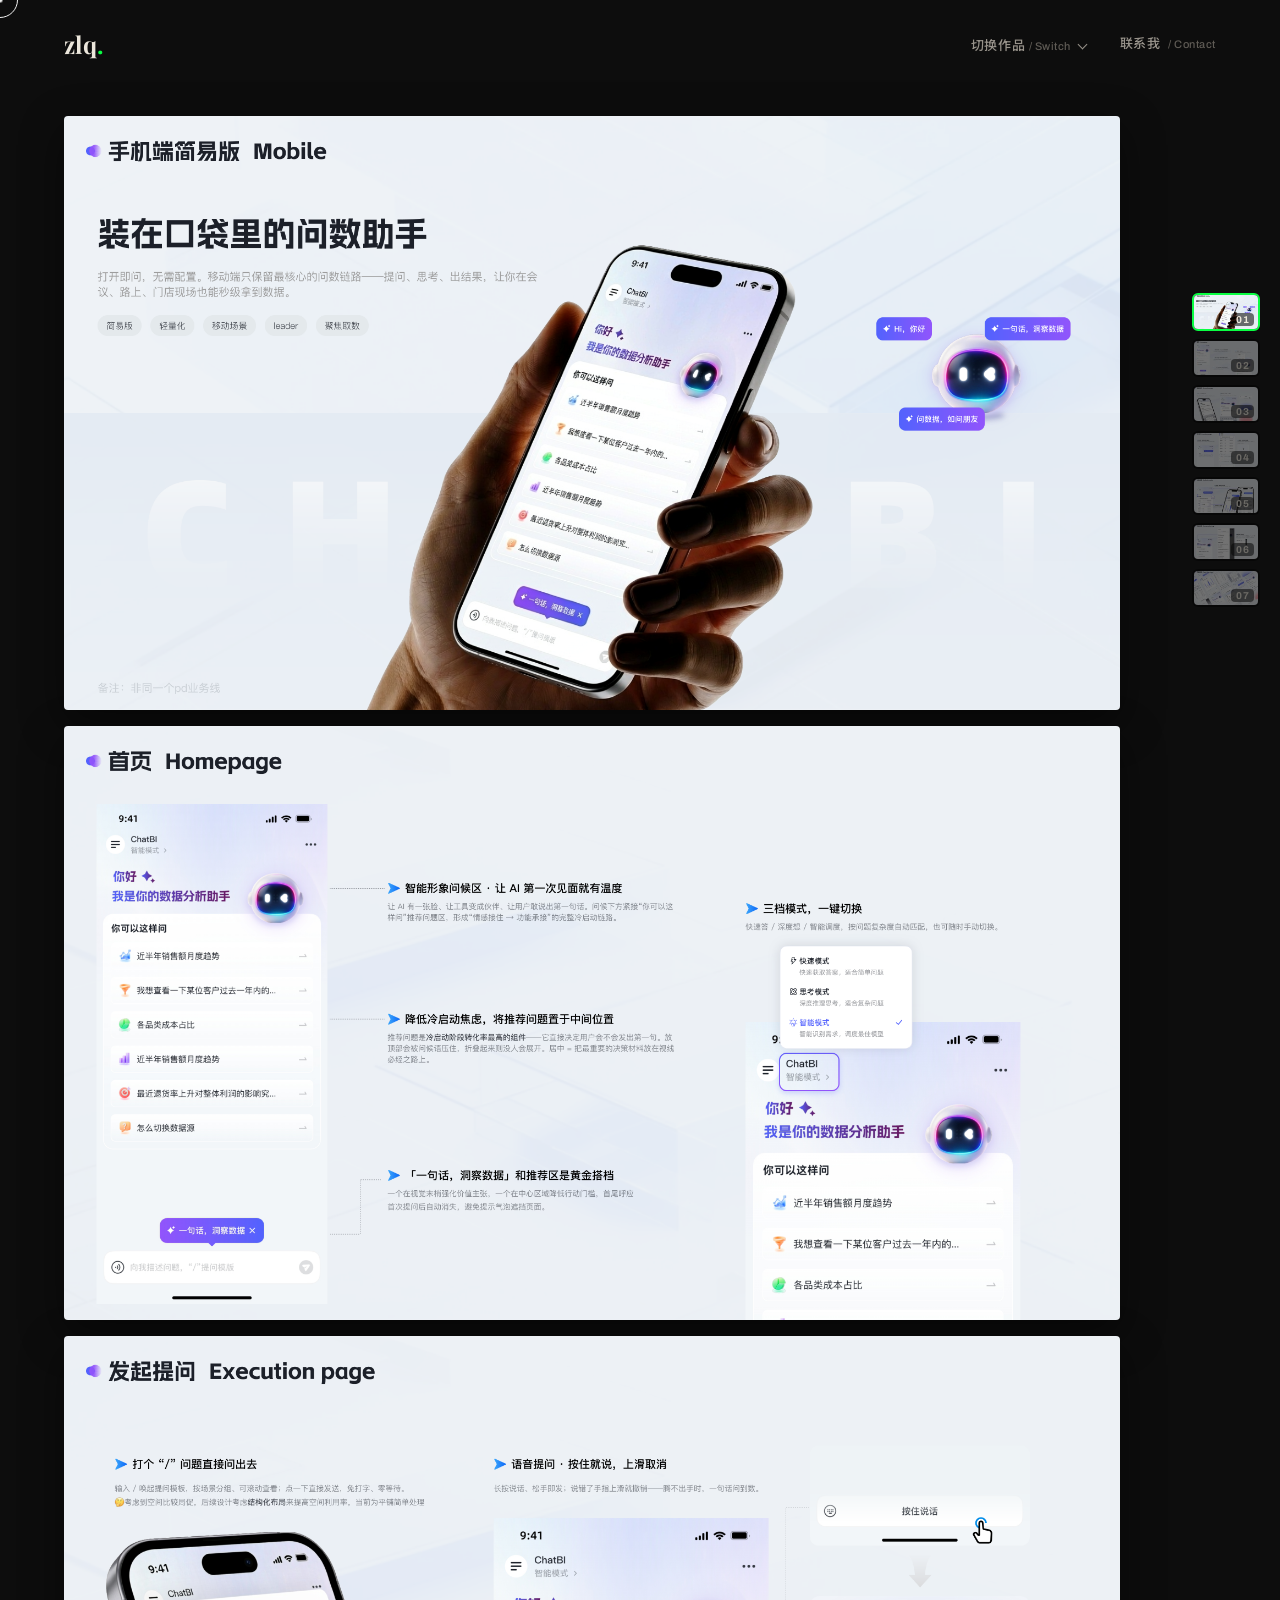
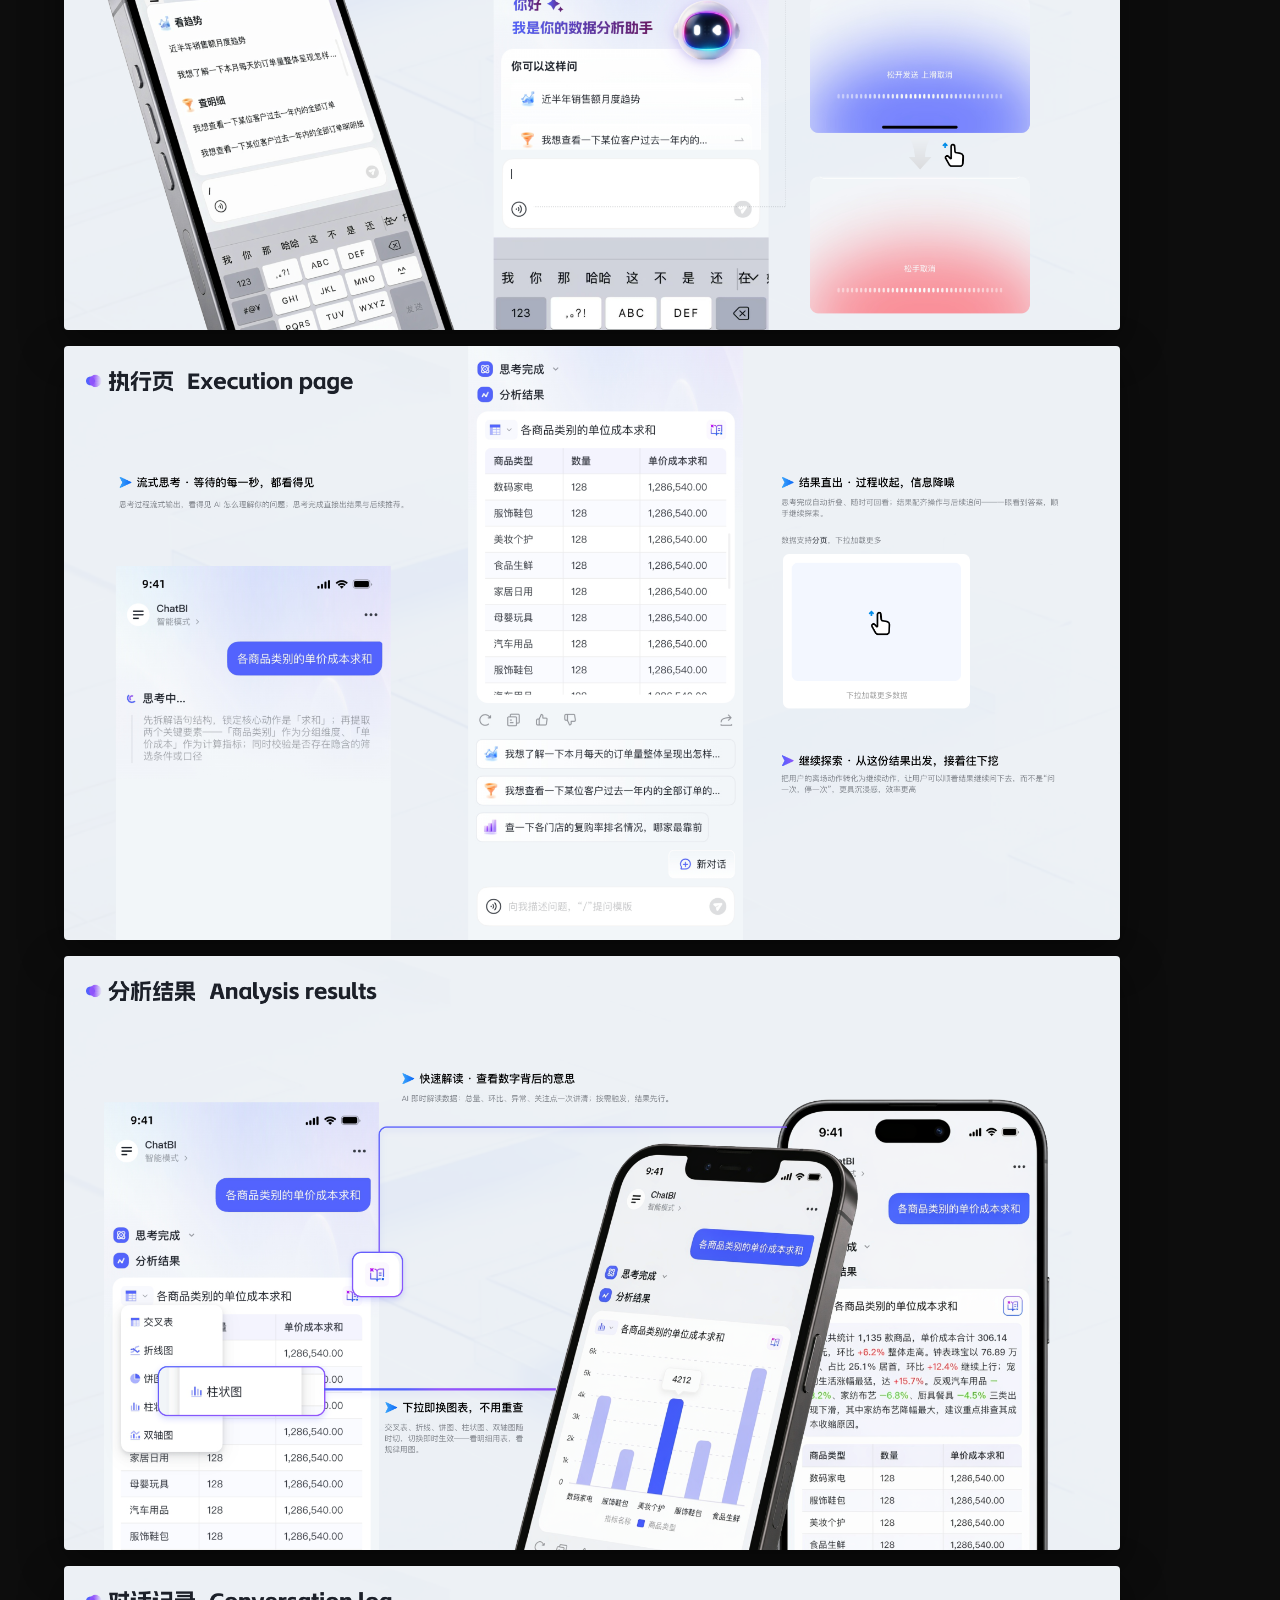
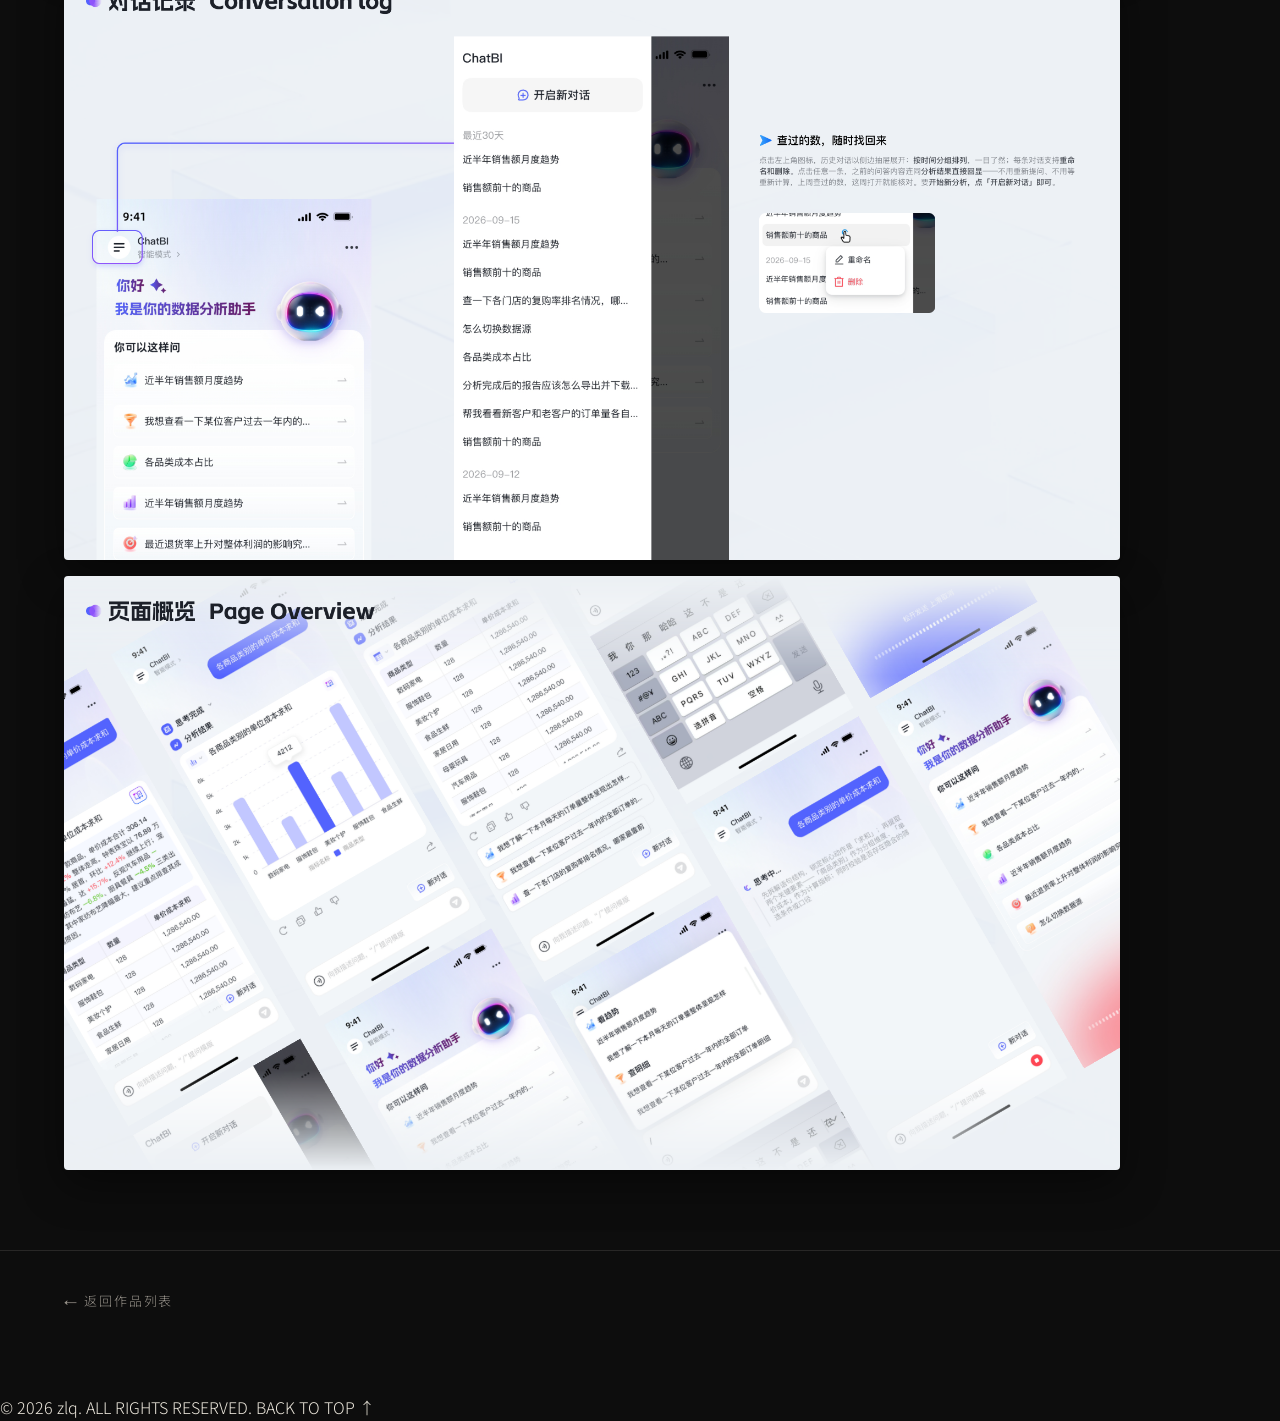
<file: portfolio/project-02.html>
<!DOCTYPE html>
<html lang="zh-CN" data-page-node-id="akOPOykYJcggnqc8DWHsc6">
<head data-page-node-id="EC475DDcyDqNxJHWBTUUXn">
  <meta charset="UTF-8" data-page-node-id="PmY2A2LK1HCIikK2xCXJWn" />
  <meta name="viewport" content="width=device-width, initial-scale=1.0" data-page-node-id="XcBCNuvivMx2JiBsCHuaL8" />
  <title>ChatBI 移动端 — zlq 作品集</title>
  <link rel="preconnect" href="https://fonts.googleapis.com" data-page-node-id="sFVBXZ4kqKwm6F9Nguu0lo" />
  <link rel="preconnect" href="https://fonts.gstatic.com" crossorigin data-page-node-id="LC8OHkgRACiBDXFd5k9Kwb" />
  <link href="https://fonts.googleapis.com/css2?family=Playfair+Display:ital,wght@0,500;0,700;1,500;1,600&family=Archivo:wght@500;600;700;800;900&family=Noto+Serif+SC:wght@600;700;900&family=Noto+Sans+SC:wght@300;400;500&display=swap" rel="stylesheet" data-page-node-id="G4eKCdwjwNLYsC8dHIgUz9" />
  <link rel="stylesheet" href="../assets/css/style.css" data-page-node-id="zHvh9HMOkubEcYWJHfKpRt" />
  <style>
    .p-pdf { max-width: 1600px; margin: 0 auto; padding: 116px var(--pad) 40px; }
    .p-pdf__page {
      width: 100%; height: auto; display: block;
      margin: 0 0 16px; background: #fff; border-radius: 4px;
      box-shadow: 0 14px 44px rgba(0,0,0,.45);
    }
    .p-pdf__page:last-child { margin-bottom: 0; }
    .p-back {
      max-width: 1600px; margin: 0 auto; padding: 36px var(--pad) 80px;
      border-top: 1px solid var(--line); margin-top: 40px;
      font-family: var(--sans); letter-spacing: .12em;
    }
    .p-back a { color: var(--muted); font-size: 13px; transition: color .3s; }
    .p-back a:hover { color: var(--ivory); }
        /* ===== 详情页导航：切换作品 + 联系我（文字样式对齐首页 nav__link） ===== */
    .nav__detail { display:flex; align-items:center; gap:34px; }
    .nav__switch { position:relative; }
    .nav__switch-btn, .nav__contact {
      font-family: var(--sans); font-size: 13px; font-weight: 500; color: var(--muted);
      letter-spacing: .04em; position: relative; padding: 4px 0;
      transition: color .3s; background: none; border: 0; cursor: pointer; text-decoration: none;
      display: inline-flex; align-items: center; gap: 8px;
    }
    .nav__switch-btn i, .nav__contact i { font-style: normal; color: var(--muted-2); font-size: 11px; }
    .nav__switch-btn::after, .nav__contact::after {
      content: ""; position: absolute; left: 0; bottom: 0; height: 1px; width: 0;
      background: var(--accent); transition: width .3s var(--ease);
    }
    .nav__switch-btn:hover, .nav__contact:hover,
    .nav__switch.is-open .nav__switch-btn { color: var(--ivory); }
    .nav__switch-btn:hover::after, .nav__contact:hover::after,
    .nav__switch.is-open .nav__switch-btn::after { width: 100%; }
    .nav__caret { width: 7px; height: 7px; border-right: 1.5px solid var(--muted); border-bottom: 1.5px solid var(--muted);
      transform: rotate(45deg); transition: transform .3s var(--ease); }
    .nav__switch.is-open .nav__caret { transform: rotate(-135deg); }
    /* 下拉浮层：复用第三屏作品集卡片视觉 */
    .nav__dropdown { position:absolute; top:calc(100% + 18px); right:0; width:auto; max-width:94vw; max-height:calc(100vh - 150px); overflow-y:auto;
      background:#111; border:1px solid var(--line); border-radius:18px; padding:14px;
      display:grid; grid-template-columns:repeat(4, 200px); gap:12px;
      opacity:0; visibility:hidden; transform:translateY(10px); z-index:60;
      transition:opacity .3s var(--ease), transform .3s var(--ease), visibility .3s;
      box-shadow:0 26px 64px rgba(0,0,0,.6); }
    .nav__switch:hover .nav__dropdown,
    .nav__switch.is-open .nav__dropdown { opacity:1; visibility:visible; transform:translateY(0); }
    .sw-card { display:block; border-radius:16px; overflow:hidden; position:relative;
      background:var(--surface); border:1px solid var(--line);
      box-shadow:0 18px 40px -24px rgba(0,0,0,.9); transition:border-color .3s, transform .3s; }
    .sw-card:hover { border-color:rgba(236,231,220,.4); transform:translateY(-3px); }
    .sw-card.is-current { border-color:var(--accent); box-shadow:0 0 0 1px var(--accent), 0 18px 40px -24px rgba(0,0,0,.9); }
    .sw-card__media { position:relative; width:200px; height:200px; background-size:cover; background-position:center; }
    .sw-card__media::before { content:""; position:absolute; inset:0; z-index:1;
      background:linear-gradient(180deg, transparent 42%, rgba(0,0,0,.74)); }
    .sw-card__media--01 { background-image:url("../assets/img/sw-1.jpg"); }
    .sw-card__media--02 { background-image:url("../assets/img/sw-2.jpg"); }
    .sw-card__media--03 { background-image:url("../assets/img/sw-3.jpg"); }
    .sw-card__media--04 { background-image:url("../assets/img/sw-4.jpg"); }
    .sw-card__media--05 { background-image:url("../assets/img/sw-5.jpg"); }
    .sw-card__media--06 { background-image:url("../assets/img/sw-6.jpg"); }
    .sw-card__media--07 { background-image:url("../assets/img/sw-7.jpg"); }
    .sw-card__tag { position:absolute; z-index:2; top:12px; left:14px;
      font-family:var(--sans); font-weight:800; font-size:13px; color:var(--ivory-2); letter-spacing:.12em; }
    .sw-card__label { position:absolute; z-index:2; left:14px; right:14px; bottom:12px;
      font-family:var(--sans); font-weight:800; font-size:13px; line-height:1.3;
      text-transform:uppercase; letter-spacing:.03em; color:var(--ivory); }
    .sw-card__label i { display:block; font-style:normal; font-weight:400; font-size:10px;
      color:var(--muted); letter-spacing:.06em; margin-top:3px; }
    @media (max-width:640px){
      .nav__detail { gap:20px; }
      .nav__dropdown { width:min(440px,94vw); grid-template-columns:repeat(2, 1fr); }
    .sw-card__media { width:100%; height:auto; aspect-ratio:1/1; }
    }
  
    /* ===== 详情页右侧缩略图导航 ===== */
    .p-rail { position: fixed; top: 50%; right: 16px; transform: translateY(-50%);
      display: flex; flex-direction: column; gap: 8px; z-index: 70;
      max-height: 80vh; overflow-y: auto; padding: 4px;
      scrollbar-width: thin; scrollbar-color: var(--line) transparent; }
    .p-rail::-webkit-scrollbar { width: 5px; }
    .p-rail::-webkit-scrollbar-thumb { background: var(--line); border-radius: 5px; }
    .p-rail__btn { position: relative; width: 68px; height: 38px; padding: 0;
      border: 2px solid transparent; border-radius: 6px; overflow: hidden; background: #000;
      cursor: pointer; opacity: .42; display: block;
      transition: opacity .3s var(--ease), border-color .3s var(--ease), transform .3s var(--ease); }
    .p-rail__btn img { width: 100%; height: 100%; object-fit: cover; display: block; }
    .p-rail__btn span { position: absolute; right: 4px; bottom: 3px;
      font-family: var(--sans); font-size: 10px; font-weight: 700; color: var(--ivory);
      background: rgba(0,0,0,.55); padding: 1px 5px; border-radius: 4px; letter-spacing: .04em; }
    .p-rail__btn:hover { opacity: .92; transform: translateX(-3px); }
    .p-rail__btn.is-active { opacity: 1; border-color: var(--accent); }
    @media (min-width: 1101px){
      .p-pdf, .p-back { padding-right: calc(var(--pad) + 96px); }
    }
    @media (max-width: 1100px){ .p-rail { display: none; } }
  </style>
</head>
<body data-page-node-id="l0Q0dYYVjSuNawT5m3cm5q">
  <!-- 右侧页面缩略图导航 -->
  <nav class="p-rail" id="pRail" aria-label="页面缩略图">
            <button class="p-rail__btn" type="button" data-target="page-01" aria-label="第 1 页"><img src="../assets/pdf/thumbs-02/page-01.jpg" alt="第 1 页缩略图"><span>01</span></button>
            <button class="p-rail__btn" type="button" data-target="page-02" aria-label="第 2 页"><img src="../assets/pdf/thumbs-02/page-02.jpg" alt="第 2 页缩略图"><span>02</span></button>
            <button class="p-rail__btn" type="button" data-target="page-03" aria-label="第 3 页"><img src="../assets/pdf/thumbs-02/page-03.jpg" alt="第 3 页缩略图"><span>03</span></button>
            <button class="p-rail__btn" type="button" data-target="page-04" aria-label="第 4 页"><img src="../assets/pdf/thumbs-02/page-04.jpg" alt="第 4 页缩略图"><span>04</span></button>
            <button class="p-rail__btn" type="button" data-target="page-05" aria-label="第 5 页"><img src="../assets/pdf/thumbs-02/page-05.jpg" alt="第 5 页缩略图"><span>05</span></button>
            <button class="p-rail__btn" type="button" data-target="page-06" aria-label="第 6 页"><img src="../assets/pdf/thumbs-02/page-06.jpg" alt="第 6 页缩略图"><span>06</span></button>
            <button class="p-rail__btn" type="button" data-target="page-07" aria-label="第 7 页"><img src="../assets/pdf/thumbs-02/page-07.jpg" alt="第 7 页缩略图"><span>07</span></button>
  </nav>

  <div class="cursor" id="cursor" data-page-node-id="Koq3vTrALTJWBH5xbPSqgJ"></div>
  <div class="cursor-dot" id="cursorDot" data-page-node-id="olgXrUQJZVR0vx9VLy9eE1"></div>
  <div class="scroll-progress" id="scrollProgress" data-page-node-id="H5vwnA4MjmevhQ7AOI0Mbs"></div>
      <header class="nav is-scrolled" id="nav">
    <a href="../index.html" class="nav__logo" data-cursor="hover">zlq<span class="dot">.</span></a>
    <nav class="nav__detail">
      <div class="nav__switch" id="navSwitch">
        <button class="nav__switch-btn" type="button" data-cursor="hover" aria-expanded="false" aria-haspopup="true">
          <span>切换作品 <i>/ Switch</i></span>
          <span class="nav__caret" aria-hidden="true"></span>
        </button>
        <div class="nav__dropdown" id="workDropdown">
          <a class="sw-card" href="project-01.html" data-cursor="hover">
            <div class="sw-card__media sw-card__media--01">
              <span class="sw-card__tag">01</span>
              <span class="sw-card__label">ChatBI<i>AI+对话流数据分析</i></span>
            </div>
          </a>
          <a class="sw-card is-current" href="project-02.html" data-cursor="hover">
            <div class="sw-card__media sw-card__media--02">
              <span class="sw-card__tag">02</span>
              <span class="sw-card__label">ChatBI 移动端<i>AI+对话流数据分析简易版</i></span>
            </div>
          </a>
          <a class="sw-card" href="project-03.html" data-cursor="hover">
            <div class="sw-card__media sw-card__media--03">
              <span class="sw-card__tag">03</span>
              <span class="sw-card__label">医疗智能审核系统<i>医疗审核+运营COP</i></span>
            </div>
          </a>
          <a class="sw-card" href="project-04.html" data-cursor="hover">
            <div class="sw-card__media sw-card__media--04">
              <span class="sw-card__tag">04</span>
              <span class="sw-card__label">小额快赔小程序<i>移动端小额快速理赔场景</i></span>
            </div>
          </a>
          <a class="sw-card" href="project-05.html" data-cursor="hover">
            <div class="sw-card__media sw-card__media--05">
              <span class="sw-card__tag">05</span>
              <span class="sw-card__label">海康online小程序<i>技术服务业务线</i></span>
            </div>
          </a>
          <a class="sw-card" href="project-06.html" data-cursor="hover">
            <div class="sw-card__media sw-card__media--06">
              <span class="sw-card__tag">06</span>
              <span class="sw-card__label">智慧水务一体化大屏<i>G端公共事业大屏业务</i></span>
            </div>
          </a>
          <a class="sw-card" href="project-07.html" data-cursor="hover">
            <div class="sw-card__media sw-card__media--07">
              <span class="sw-card__tag">07</span>
              <span class="sw-card__label">动效、AIGC、插画等<i>其他能力</i></span>
            </div>
          </a>
        </div>
      </div>
      <a class="nav__contact" href="../index.html#contact" data-cursor="hover">联系我 <i>/ Contact</i></a>
    </nav>
  </header>
  <main data-page-node-id="yYeVblDeivM25Z1cyRjdA1">
    <div class="p-pdf" data-page-node-id="gA0jXqYU3XBtpAhyBbXRfO">
      <img class="p-pdf__page" id="page-01" src="../assets/pdf/pages-02/page-01.png?v=1f9663f5" alt="ChatBI 移动端 详情 第 1 页" loading="eager" data-page-node-id="PkrCNFnOFbukqNfdYdoYvd" />
      <img class="p-pdf__page" id="page-02" src="../assets/pdf/pages-02/page-02.png?v=1f9663f5" alt="ChatBI 移动端 详情 第 2 页" loading="lazy" data-page-node-id="hb1kj9Flrk2FRI45km5KAz" />
      <img class="p-pdf__page" id="page-03" src="../assets/pdf/pages-02/page-03.png?v=1f9663f5" alt="ChatBI 移动端 详情 第 3 页" loading="lazy" data-page-node-id="cdF781ZhU8x1nJdzQnmSvr" />
      <img class="p-pdf__page" id="page-04" src="../assets/pdf/pages-02/page-04.png?v=1f9663f5" alt="ChatBI 移动端 详情 第 4 页" loading="lazy" data-page-node-id="jvhZoCri5fKeJsbU1VQClA" />
      <img class="p-pdf__page" id="page-05" src="../assets/pdf/pages-02/page-05.png?v=1f9663f5" alt="ChatBI 移动端 详情 第 5 页" loading="lazy" data-page-node-id="BtE2NjuA8hsuyKZpH2IfAA" />
      <img class="p-pdf__page" id="page-06" src="../assets/pdf/pages-02/page-06.png?v=1f9663f5" alt="ChatBI 移动端 详情 第 6 页" loading="lazy" data-page-node-id="R17AsN5ECHxYFoJFx4n1X0" />
      <img class="p-pdf__page" id="page-07" src="../assets/pdf/pages-02/page-07.png?v=1f9663f5" alt="ChatBI 移动端 详情 第 7 页" loading="lazy" data-page-node-id="ba6wvzngnzp4GFnZg61Crf" />
    </div>
    <nav class="p-back" data-page-node-id="tEwbnbimySMzWMSMMmvwGQ">
      <a href="../index.html#work" data-cursor="hover" data-page-node-id="ZfMAvCcvfxVBYPXmlQKVqI">← 返回作品列表</a>
    </nav>
    <footer class="footer" style="max-width:1240px;" data-page-node-id="BnZNmEAVSAffFQ2MyOv2ls">
      <span data-page-node-id="WVcyEQLUUOOwAliycAvgvD">© <span id="year" data-page-node-id="sVakOvbUODnRUFbfy4zwej"></span> zlq. ALL RIGHTS RESERVED.</span>
      <a href="../index.html#hero" data-cursor="hover" data-page-node-id="c0CetaO9kXS7YaFAngXyGq">BACK TO TOP ↑</a>
    </footer>
  </main>
  <script src="../assets/js/main.js"></script>


  <script>
    (function () {
      var sw = document.getElementById('navSwitch');
      if (!sw) return;
      var btn = sw.querySelector('.nav__switch-btn');
      btn.addEventListener('click', function (e) {
        e.stopPropagation();
        var open = sw.classList.toggle('is-open');
        btn.setAttribute('aria-expanded', open ? 'true' : 'false');
      });
      document.addEventListener('click', function (e) {
        if (!sw.contains(e.target)) {
          sw.classList.remove('is-open');
          btn.setAttribute('aria-expanded', 'false');
        }
      });
      sw.addEventListener('mouseleave', function () {
        sw.classList.remove('is-open');
        btn.setAttribute('aria-expanded', 'false');
      });
    })();
  </script>


  <script>
    (function () {
      var pages = Array.prototype.slice.call(document.querySelectorAll('.p-pdf__page'));
      var btns = Array.prototype.slice.call(document.querySelectorAll('.p-rail__btn'));
      if (!pages.length || !btns.length) return;
      function setActive(i) {
        btns.forEach(function (b, idx) { b.classList.toggle('is-active', idx === i); });
        var cur = btns[i];
        if (cur) { cur.scrollIntoView({ block: 'nearest' }); }
      }
      setActive(0);
      var visible = new Set();
      var io = new IntersectionObserver(function (entries) {
        entries.forEach(function (e) {
          if (e.isIntersecting) visible.add(e.target); else visible.delete(e.target);
        });
        if (visible.size) {
          var center = window.innerHeight / 2, best = null, bestDist = Infinity;
          visible.forEach(function (t) {
            var r = t.getBoundingClientRect();
            var d = Math.abs((r.top + r.bottom) / 2 - center);
            if (d < bestDist) { bestDist = d; best = t; }
          });
          var i = pages.indexOf(best);
          if (i >= 0) setActive(i);
        }
      }, { rootMargin: '-20% 0px -20% 0px', threshold: 0 });
      pages.forEach(function (p) { io.observe(p); });
      btns.forEach(function (b) {
        b.addEventListener('click', function () {
          var t = document.getElementById(b.getAttribute('data-target'));
          if (t) t.scrollIntoView({ behavior: 'smooth', block: 'start' });
        });
      });
    })();
  </script>

</body>
</html>
</file>
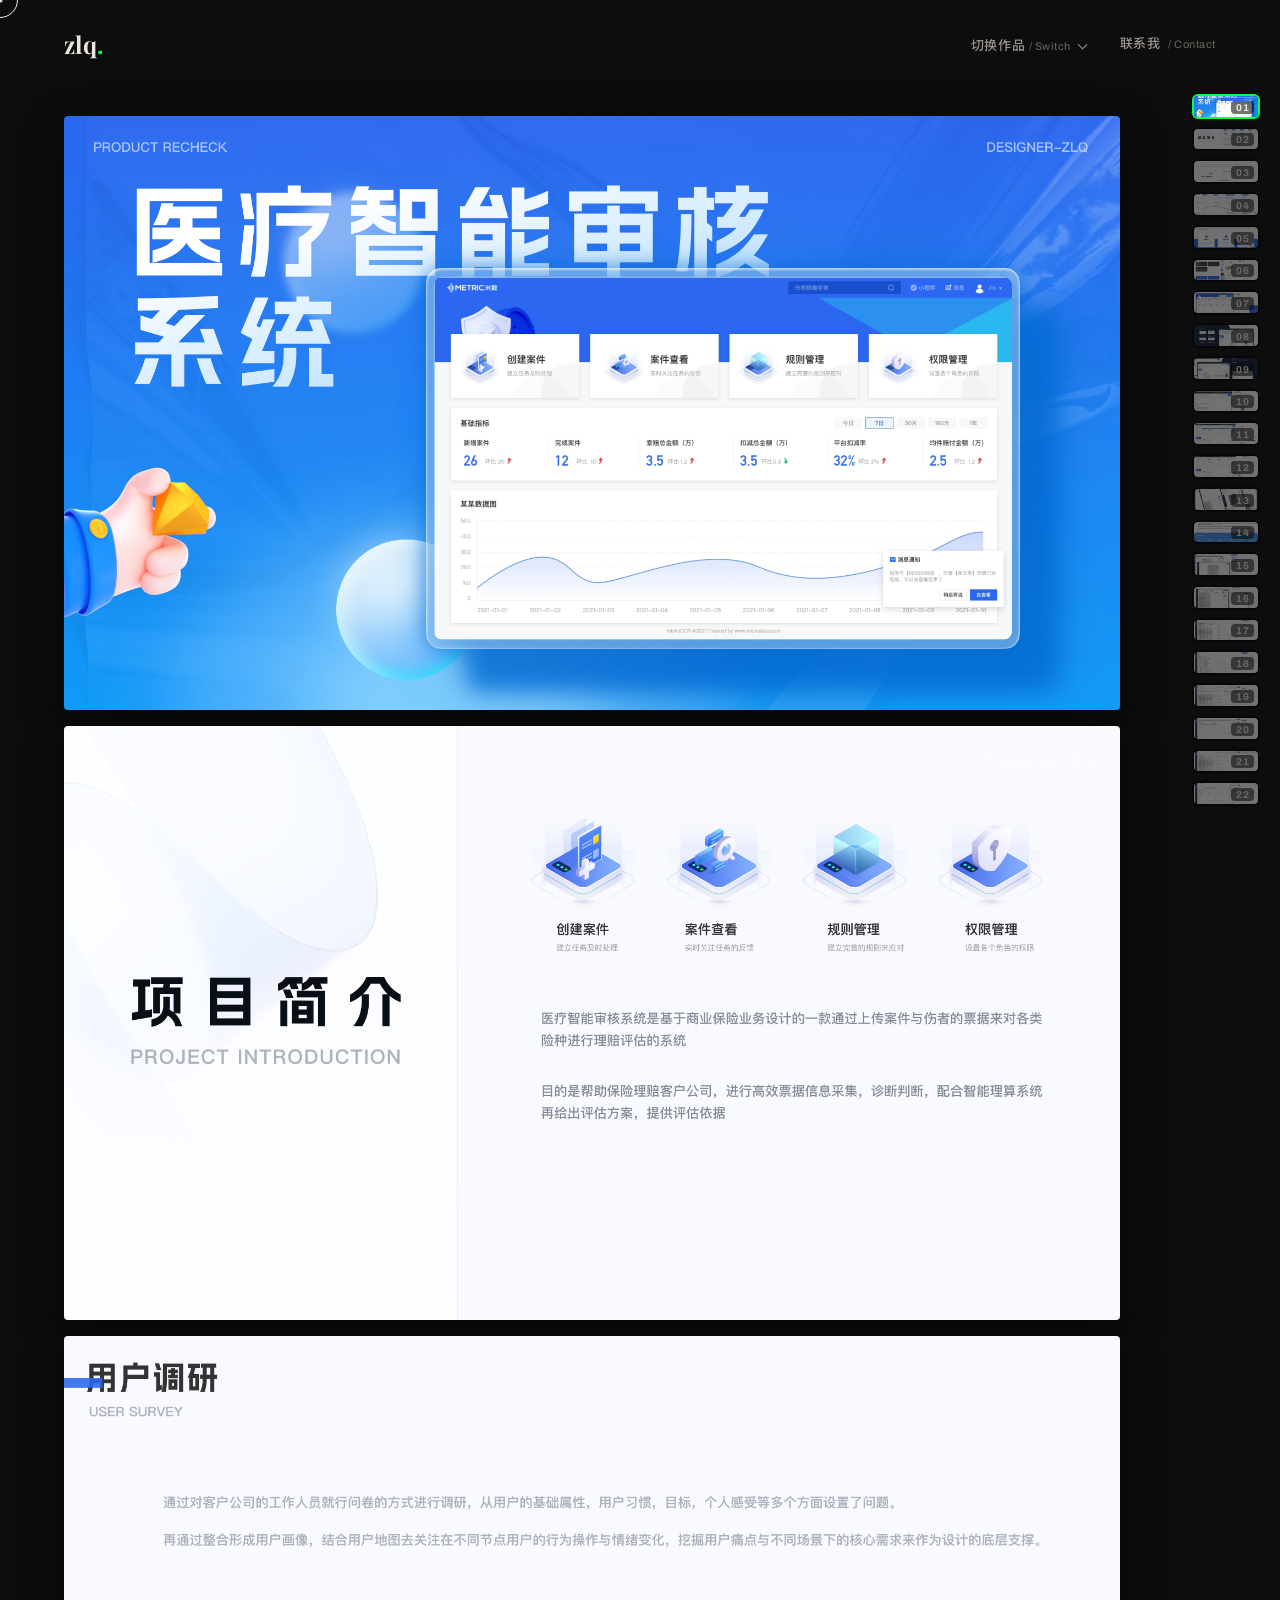
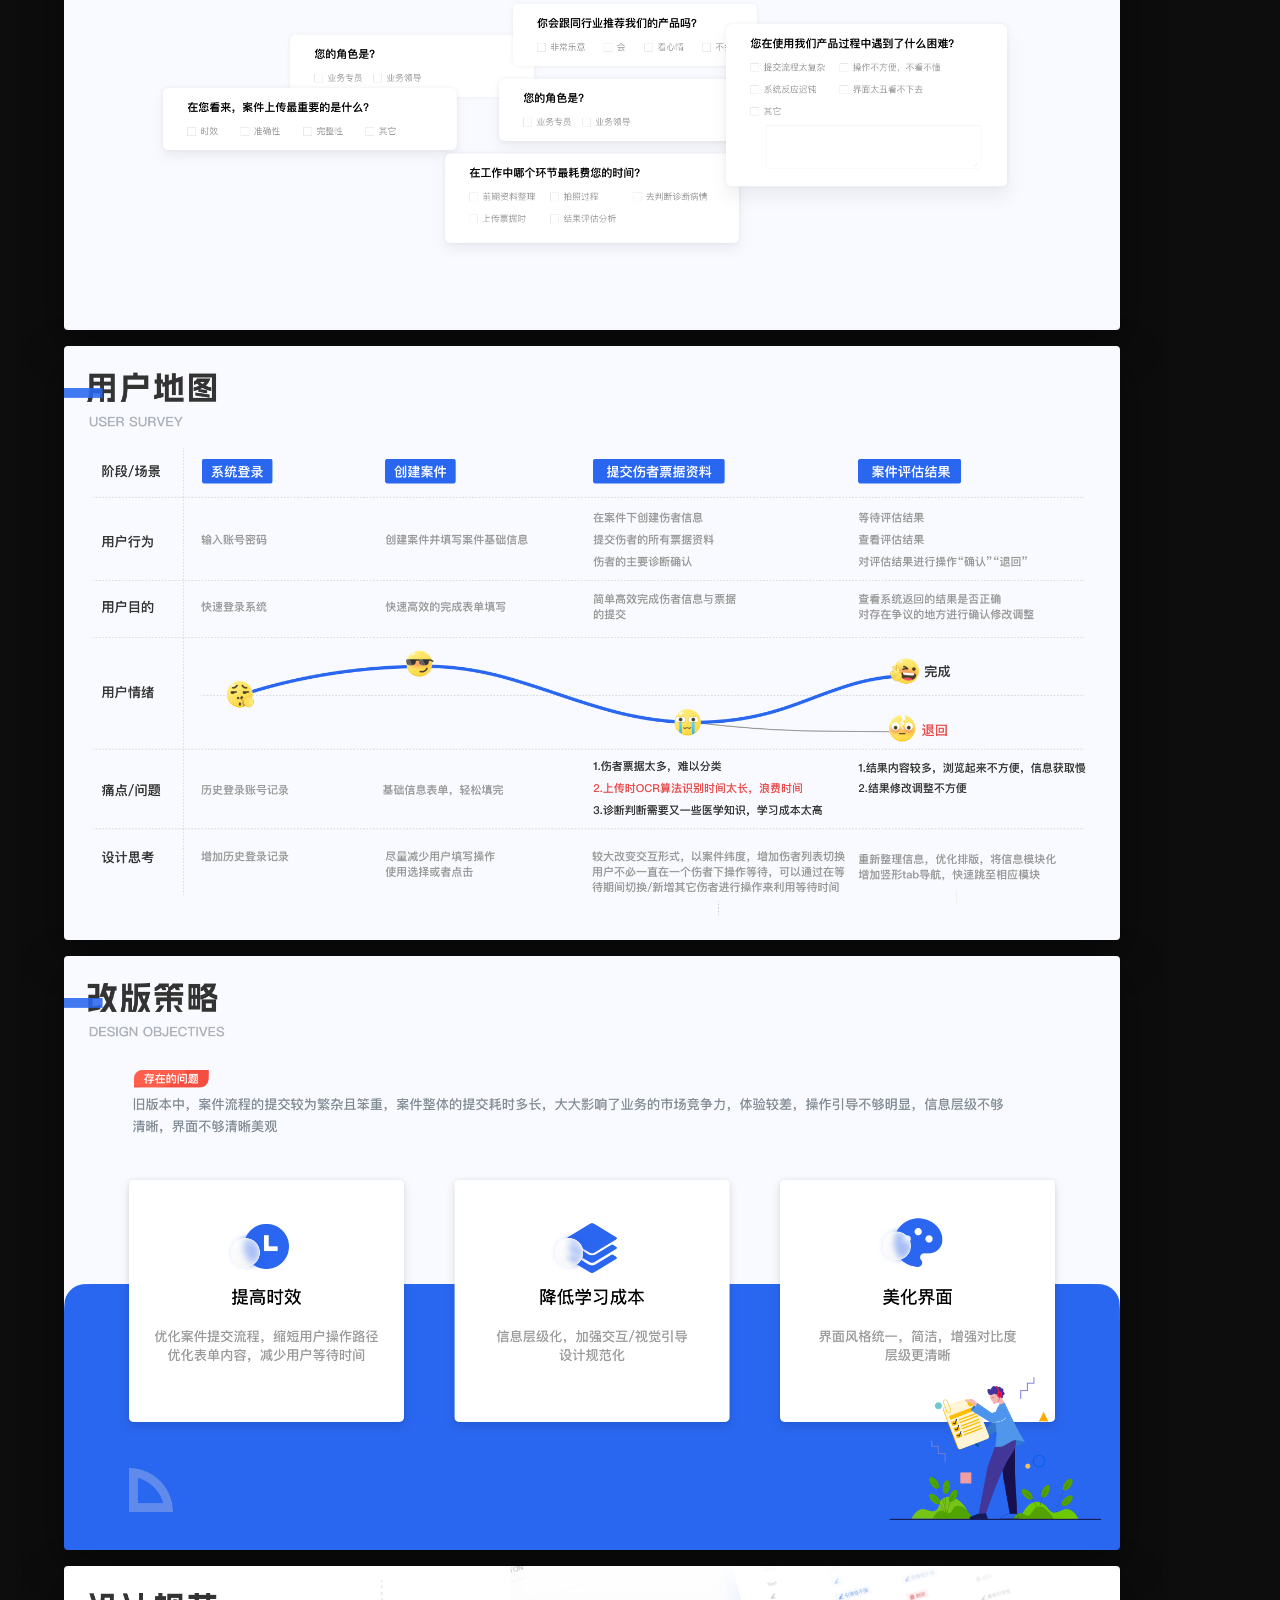
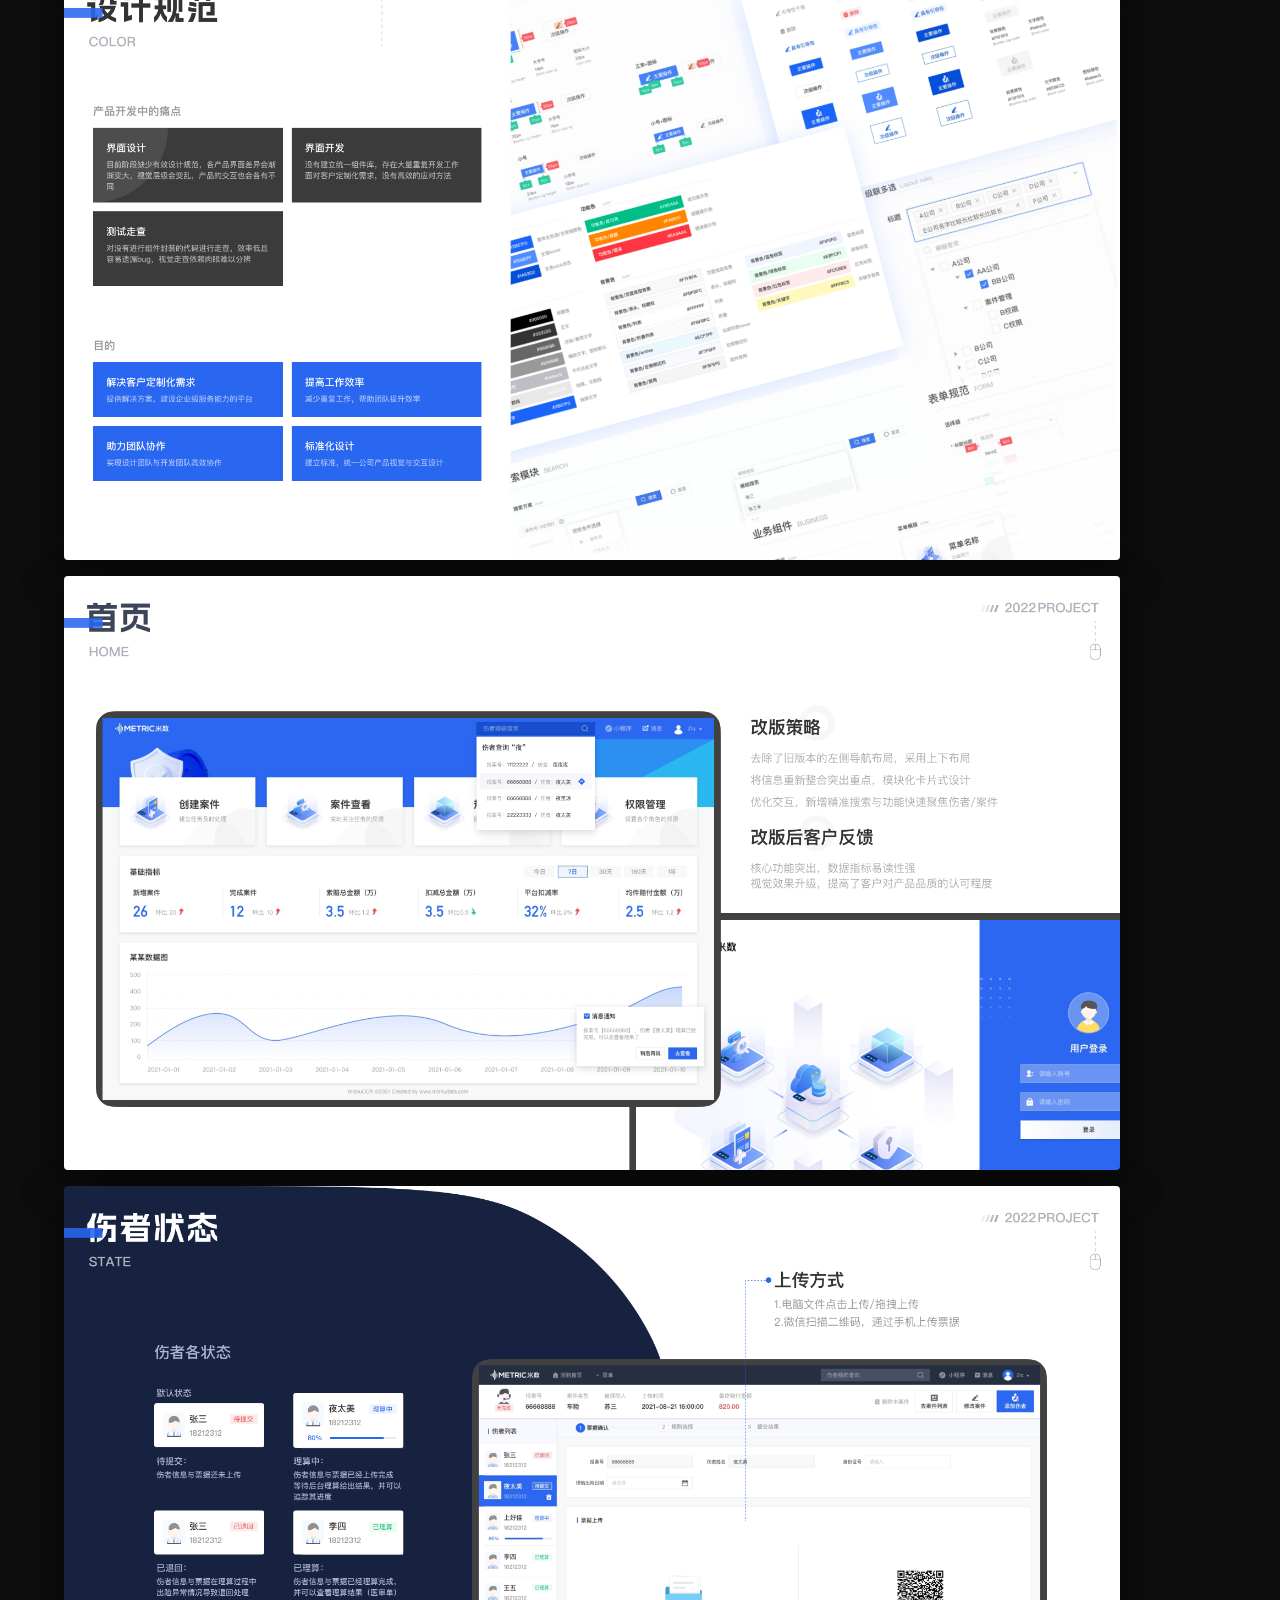
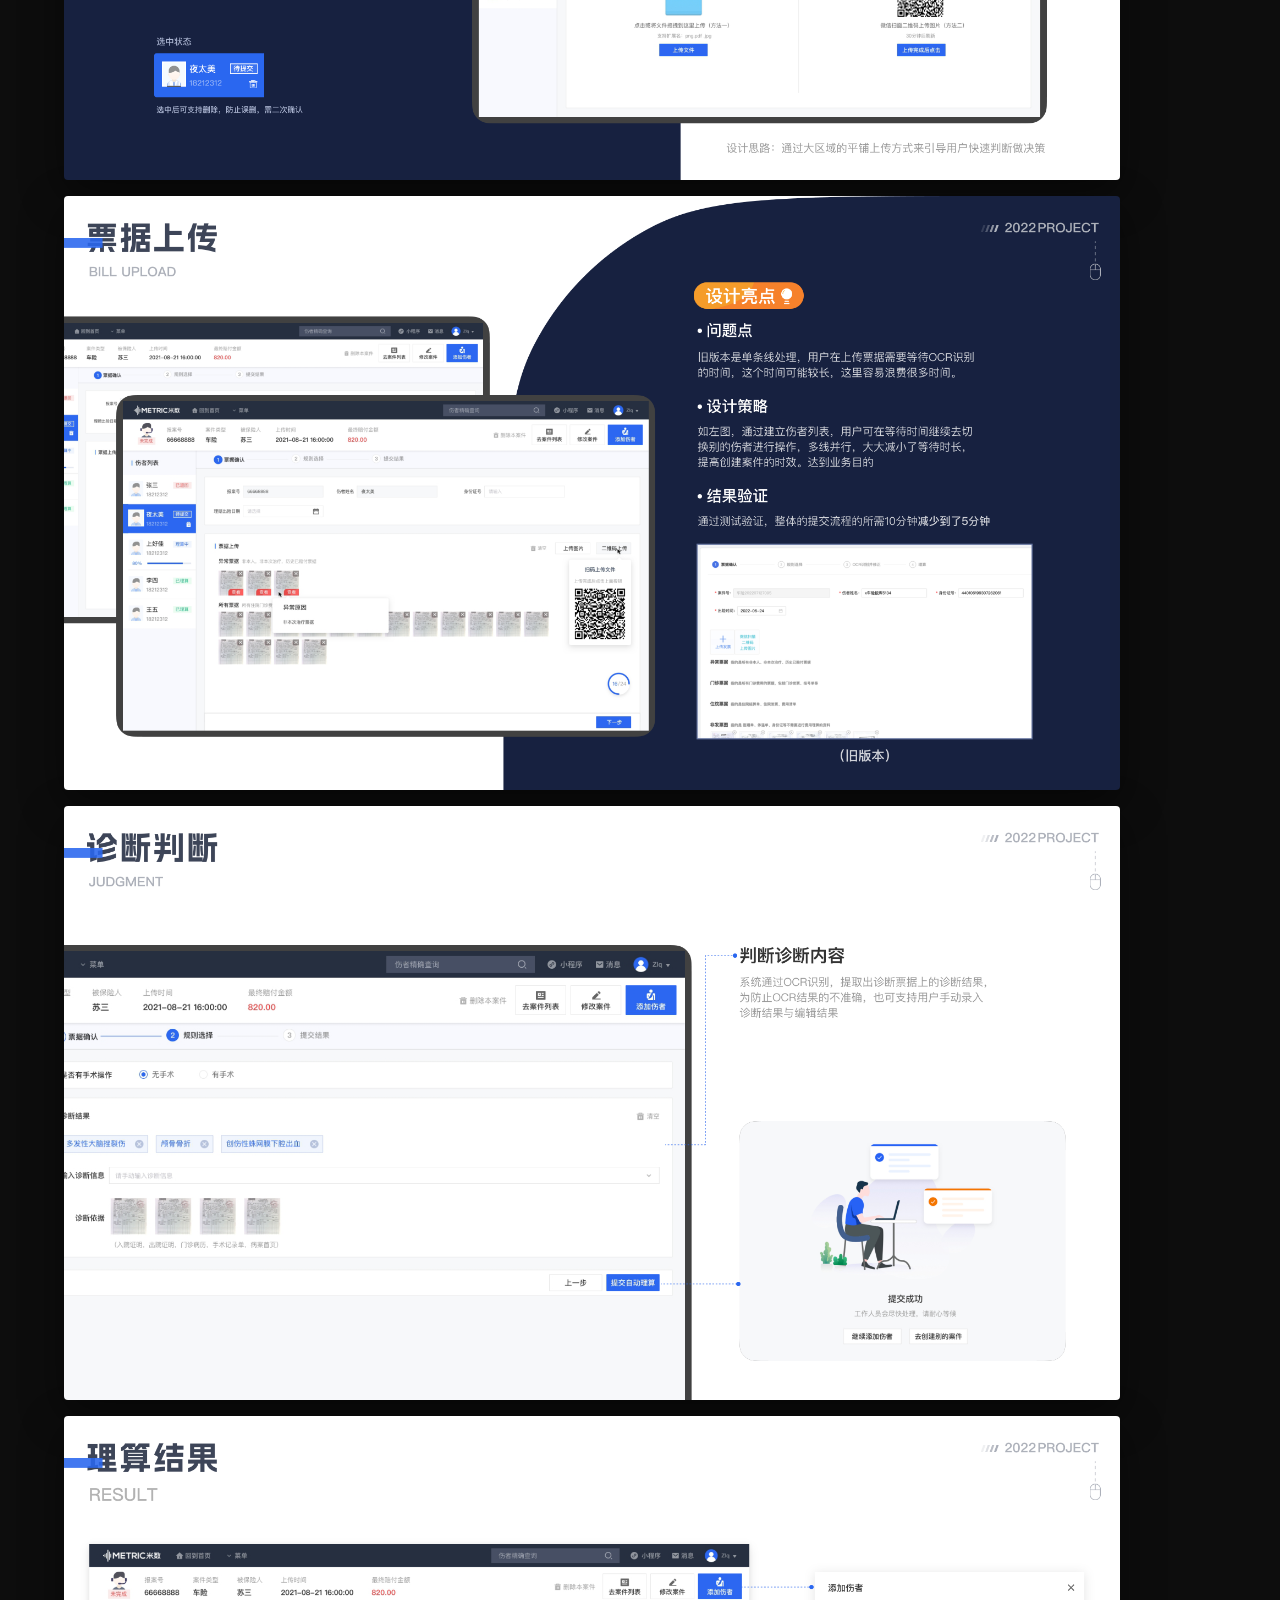
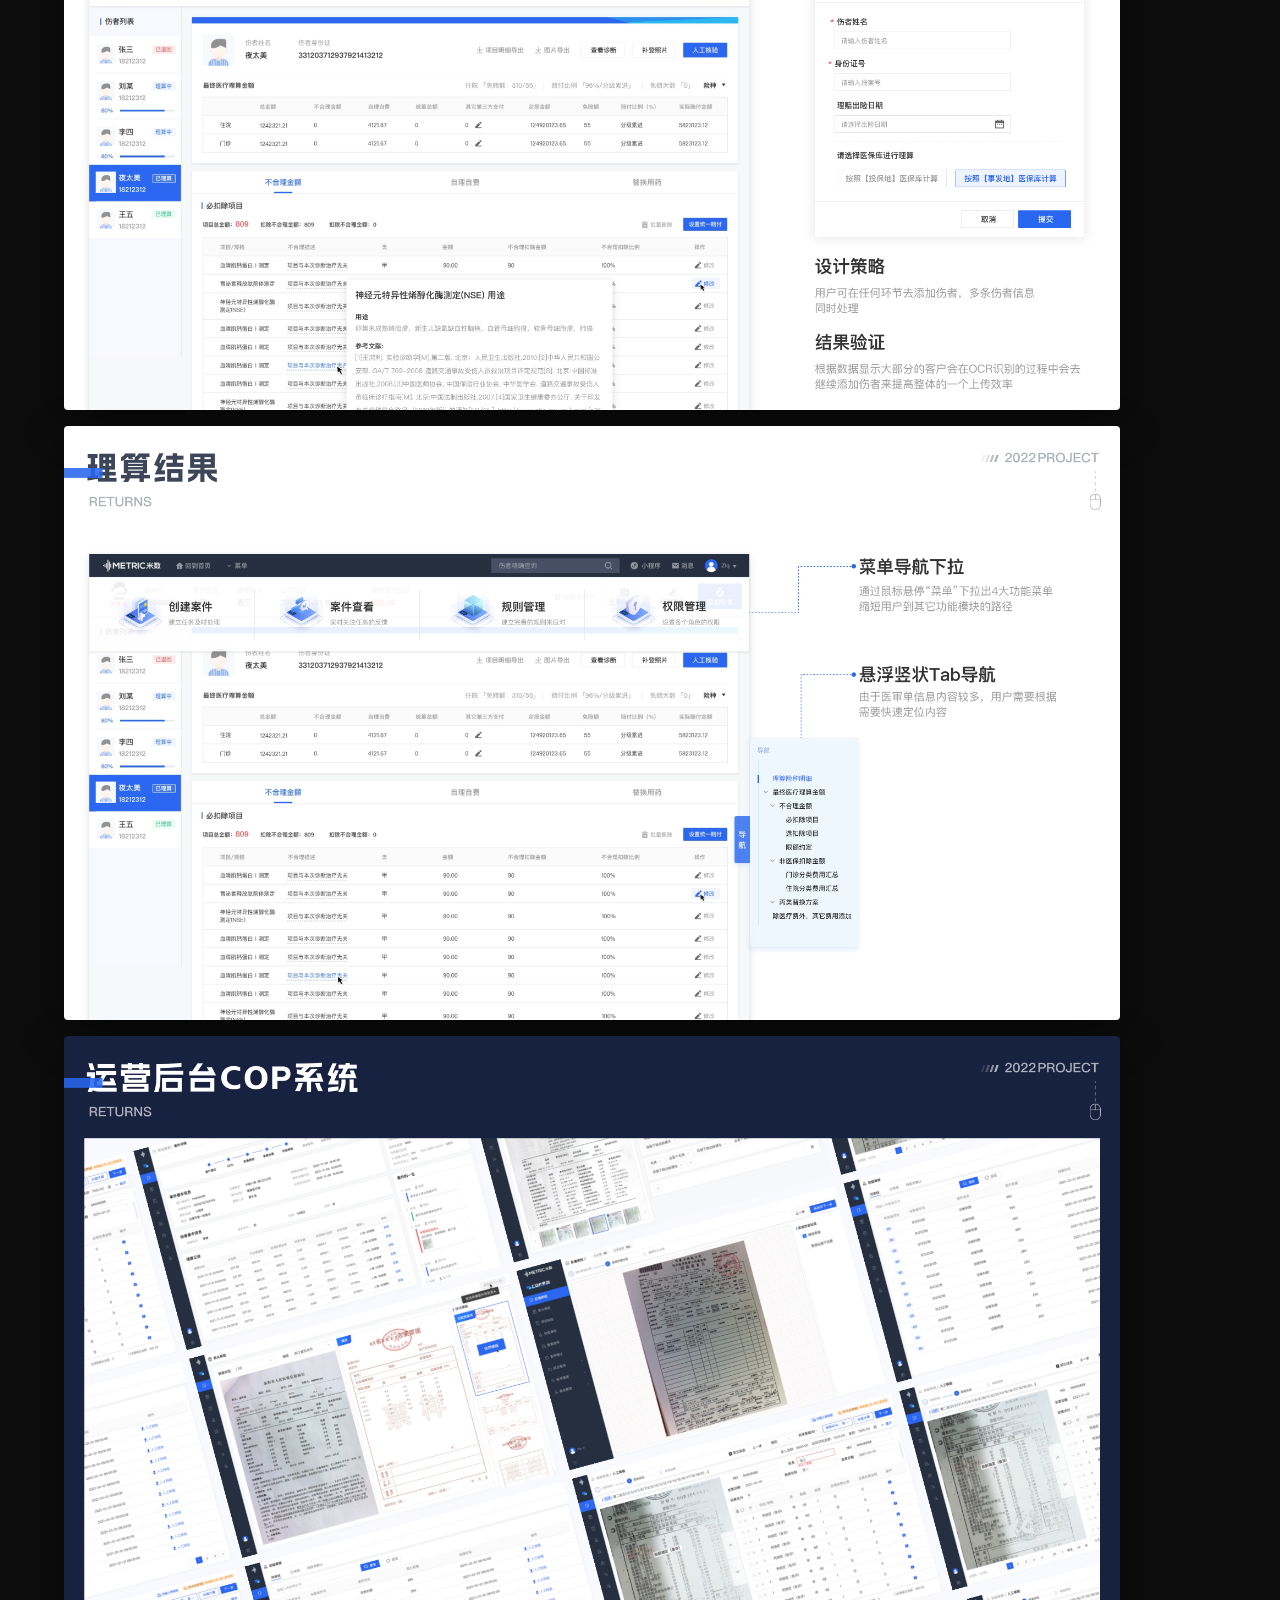
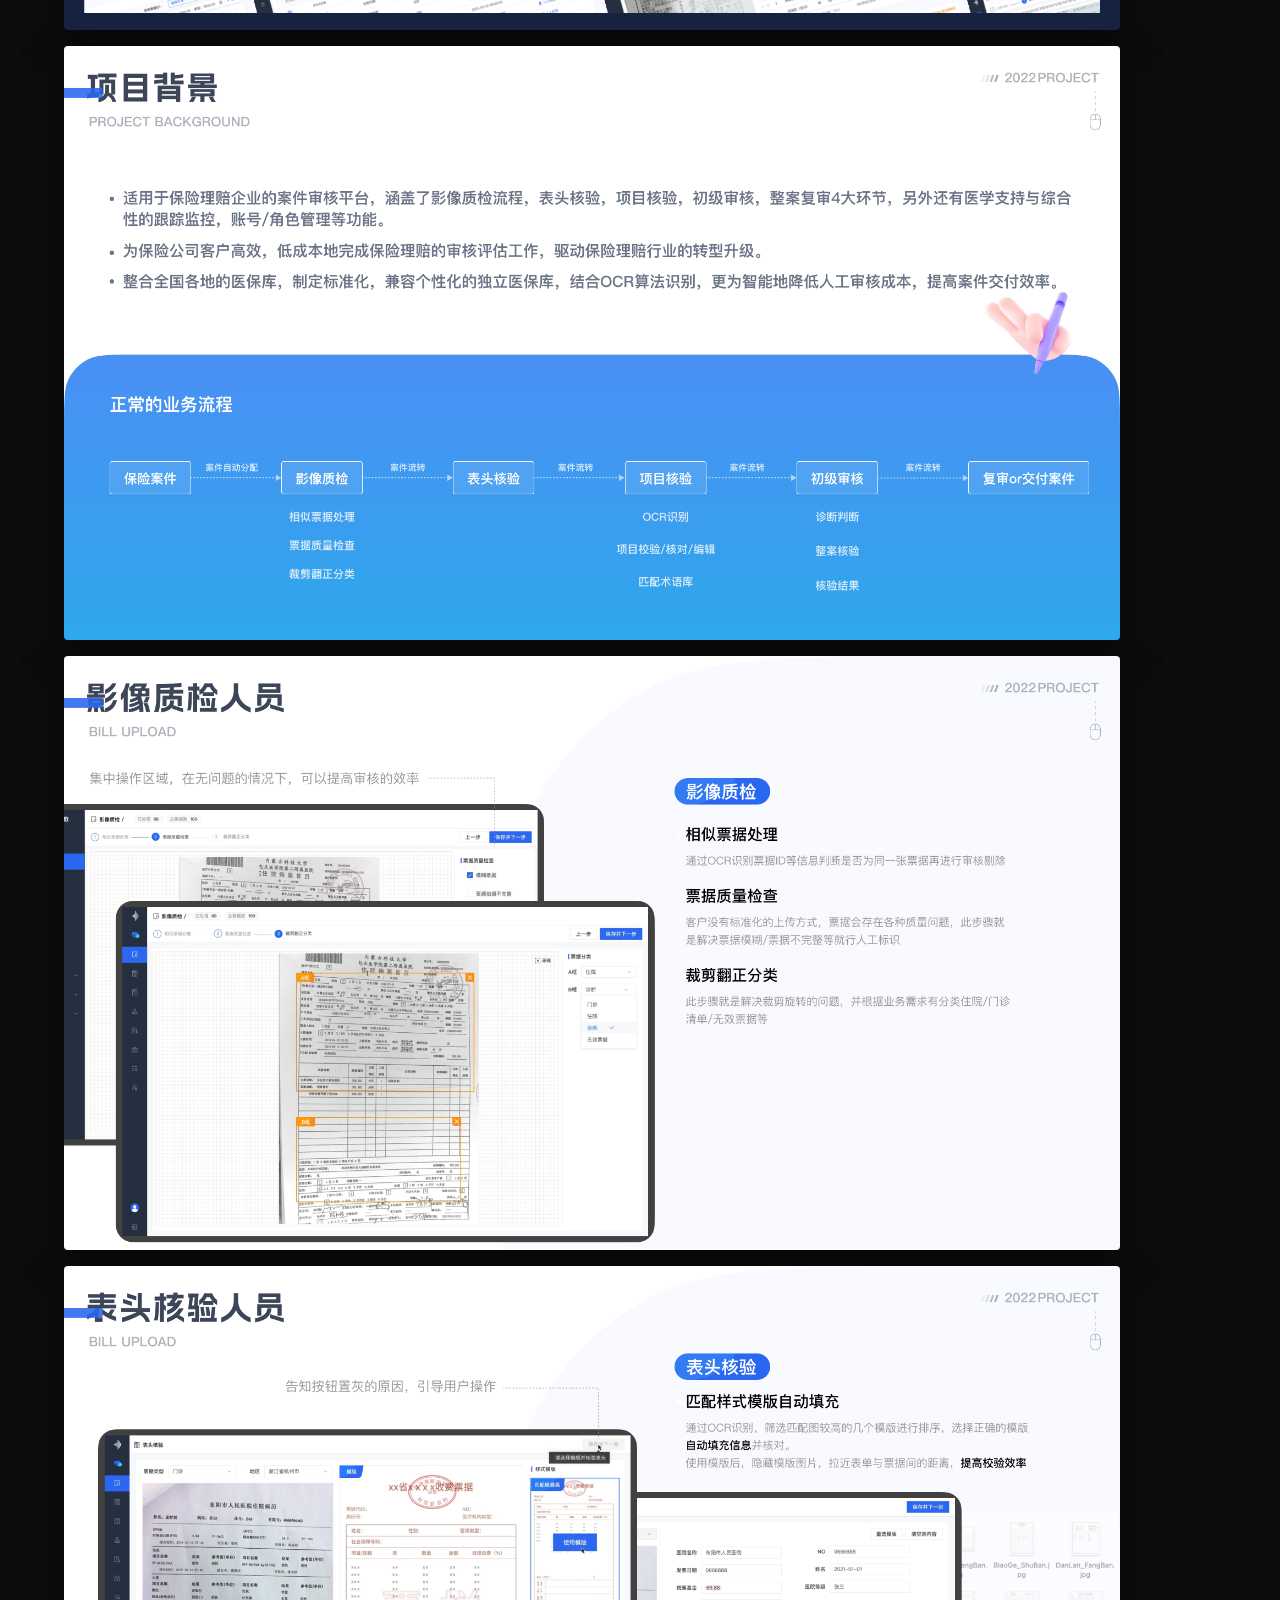
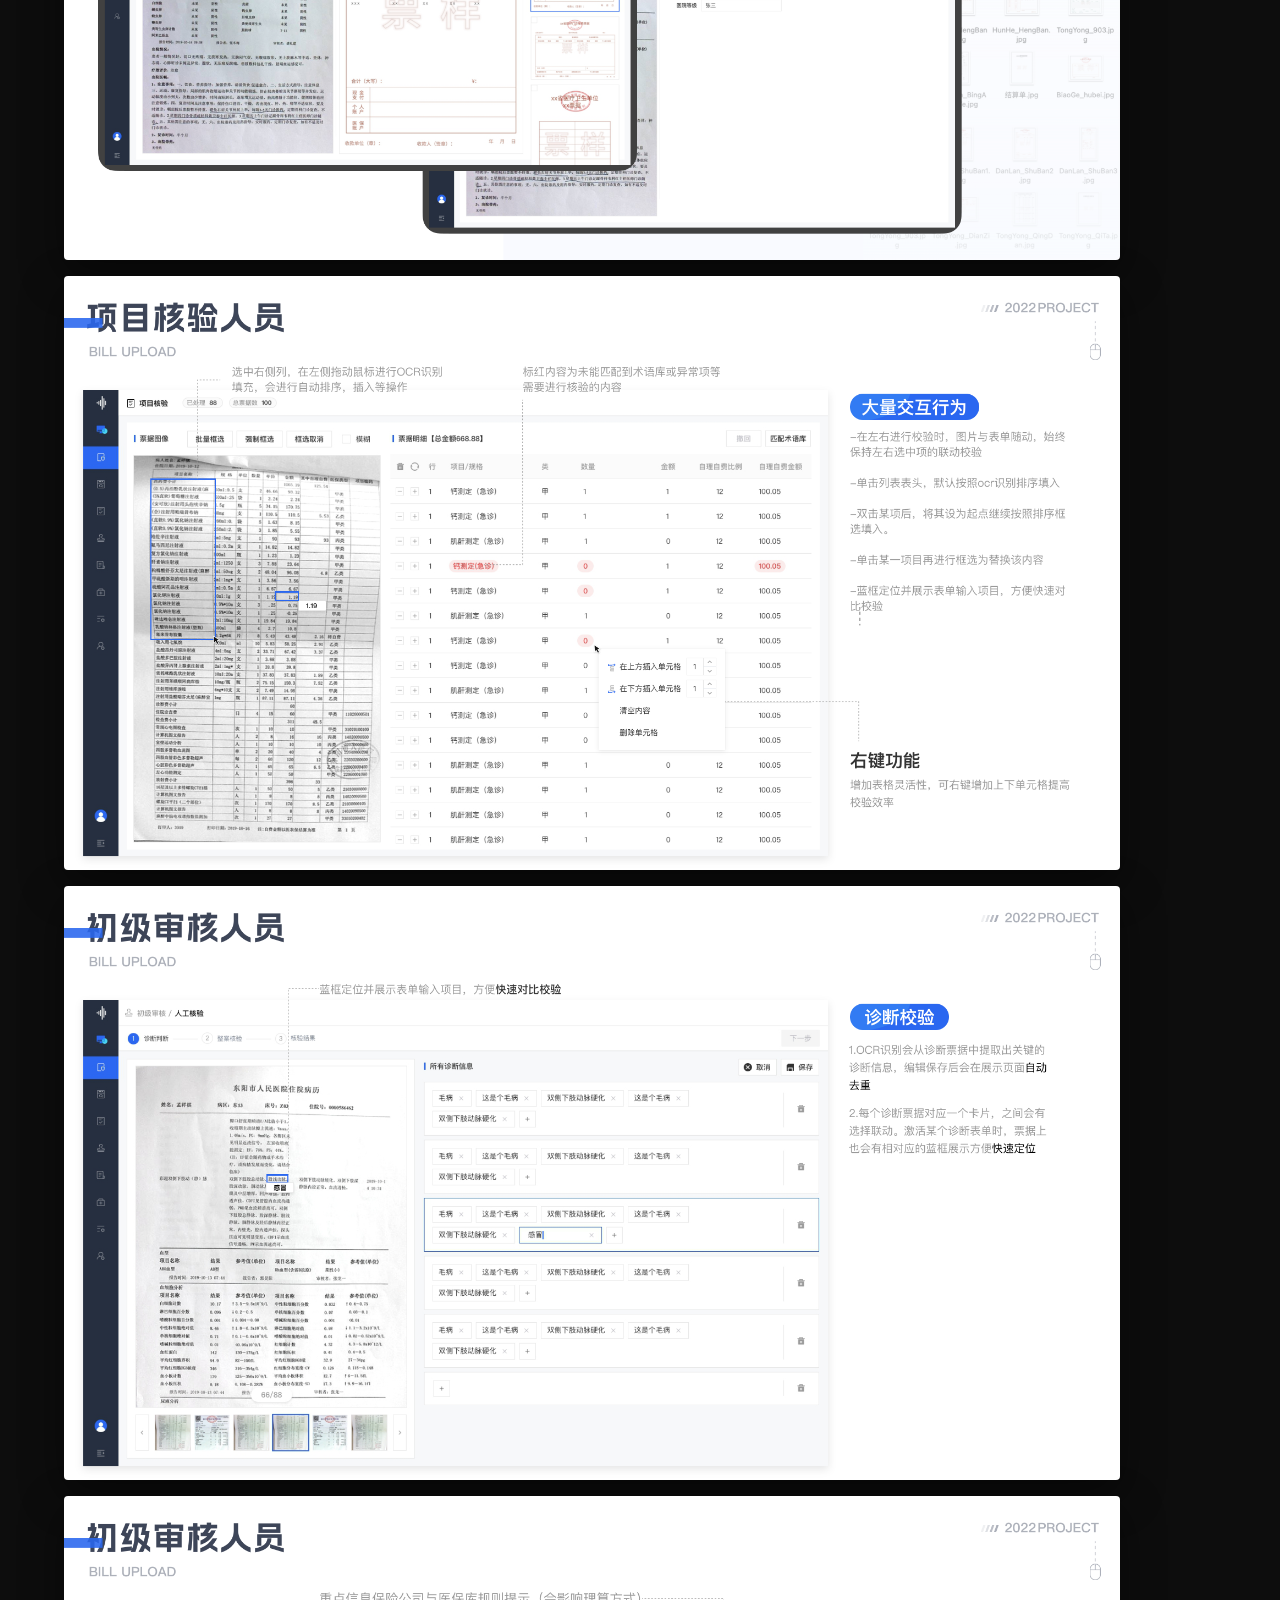
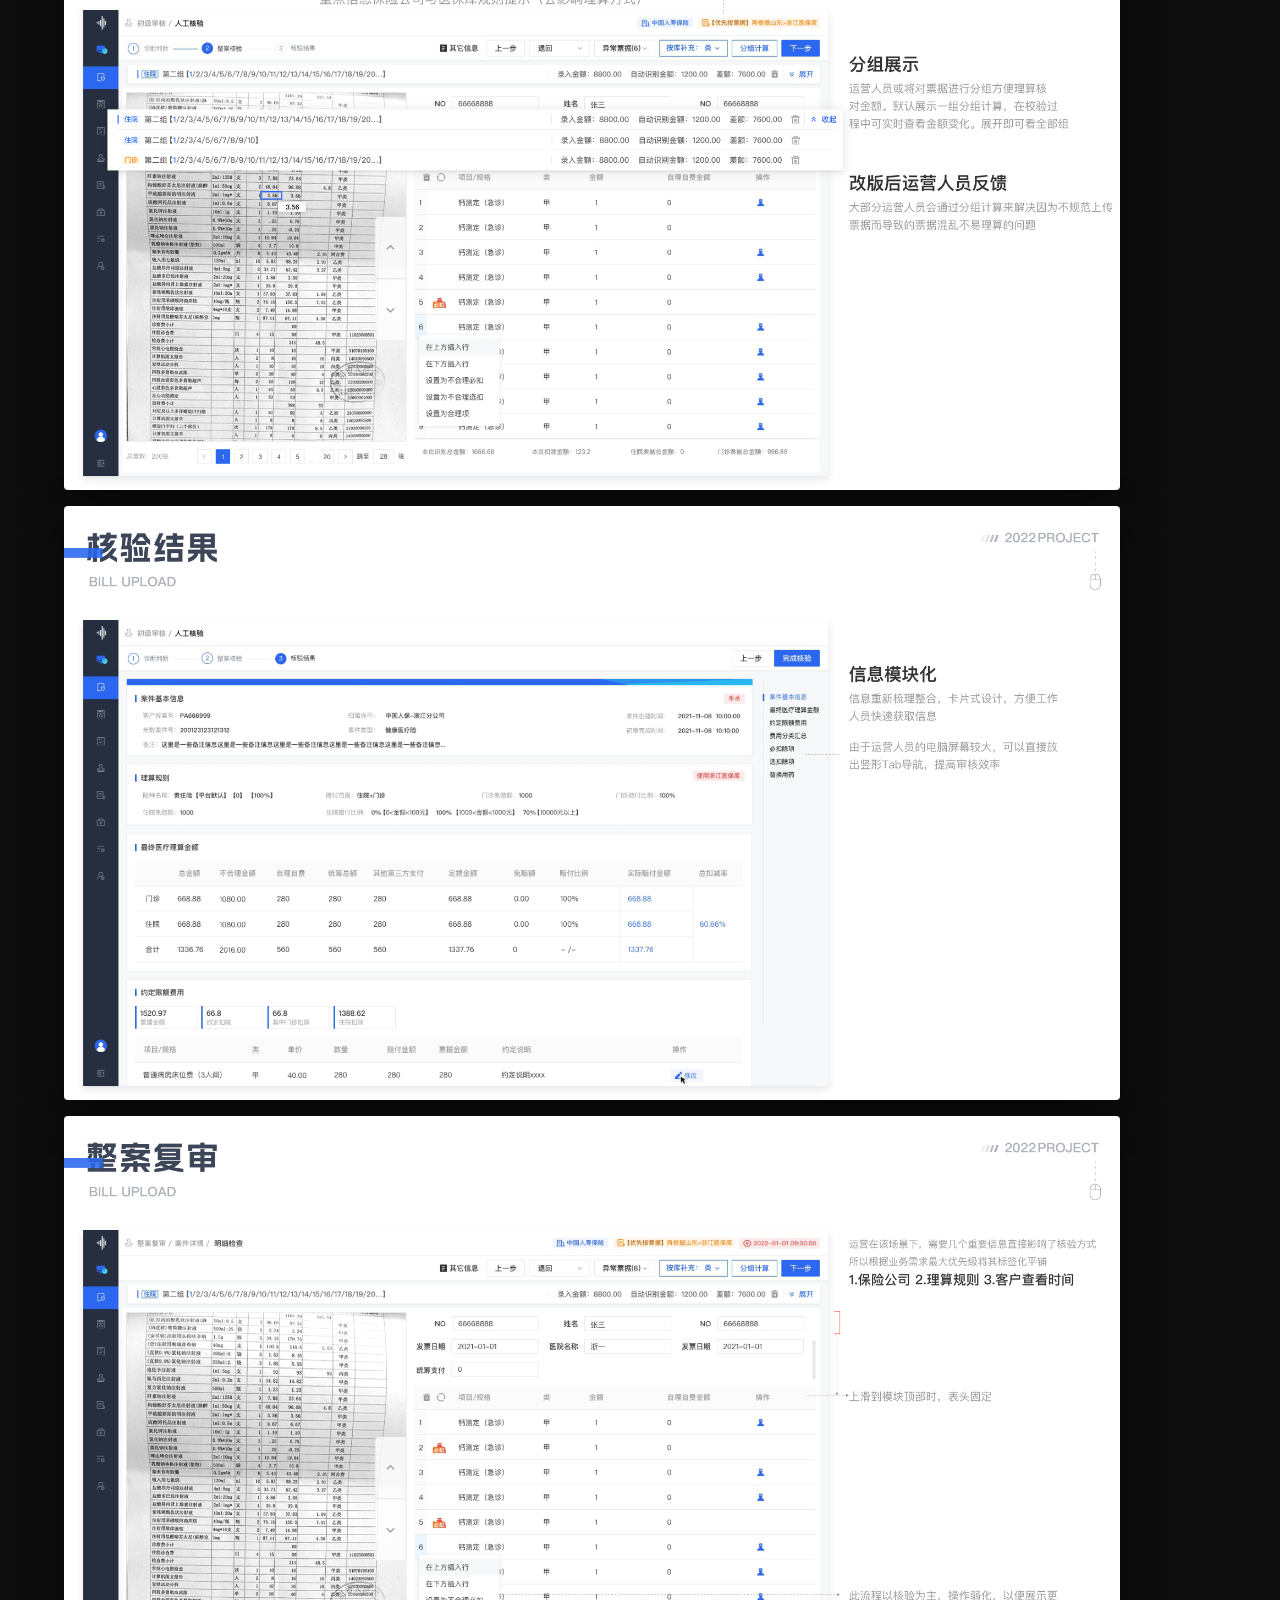
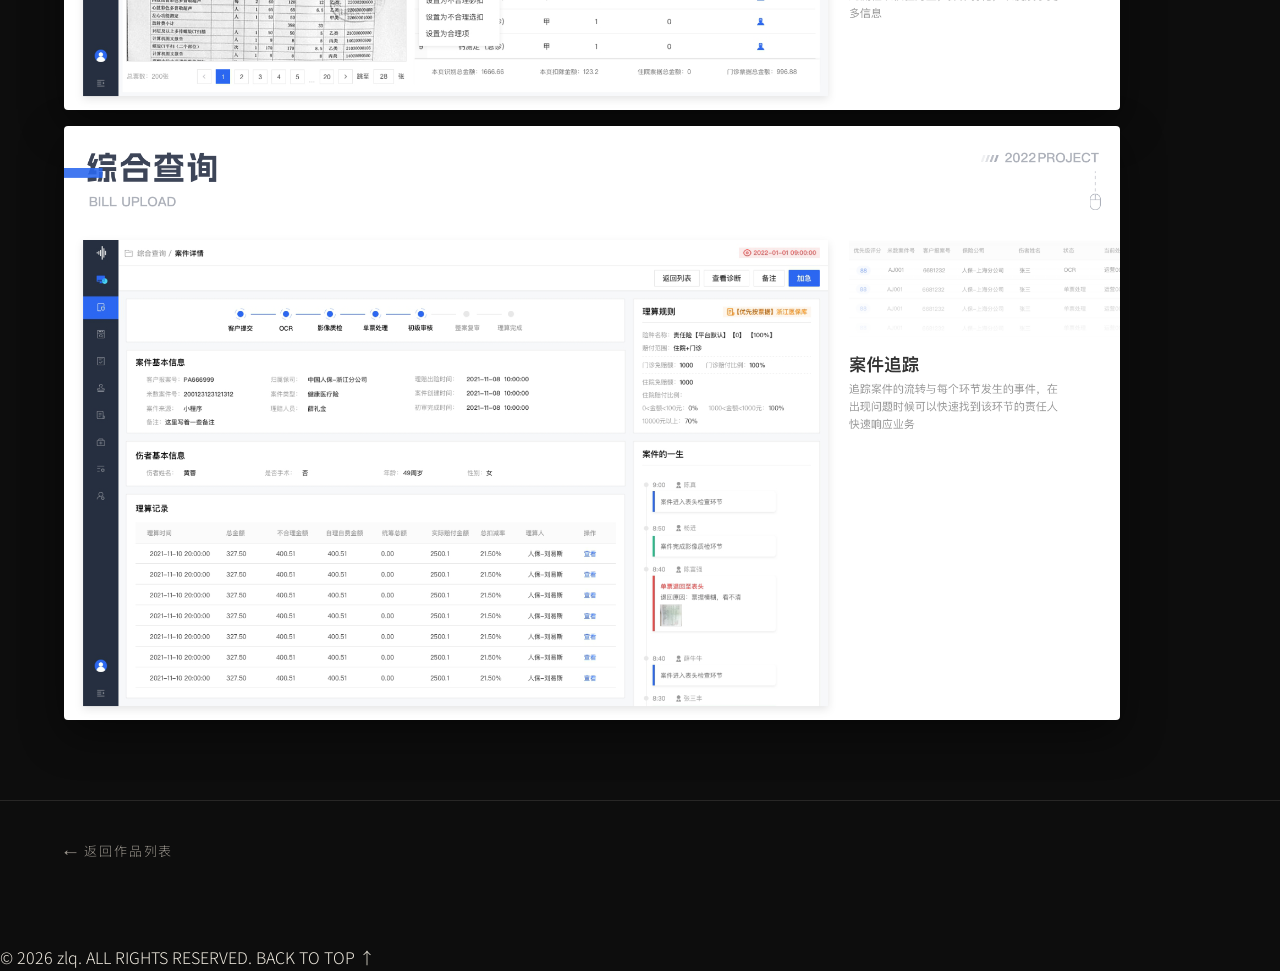
<file: portfolio/project-03.html>
<!DOCTYPE html>
<html lang="zh-CN">
<head>
  <meta charset="UTF-8" />
  <meta name="viewport" content="width=device-width, initial-scale=1.0" />
  <title>医疗智能审核系统 — zlq 作品集</title>
  <link rel="preconnect" href="https://fonts.googleapis.com" />
  <link rel="preconnect" href="https://fonts.gstatic.com" crossorigin />
  <link href="https://fonts.googleapis.com/css2?family=Playfair+Display:ital,wght@0,500;0,700;1,500;1,600&family=Archivo:wght@500;600;700;800;900&family=Noto+Serif+SC:wght@600;700;900&family=Noto+Sans+SC:wght@300;400;500&display=swap" rel="stylesheet" />
  <link rel="stylesheet" href="../assets/css/style.css" />
  <style>
    .p-pdf { max-width: 1600px; margin: 0 auto; padding: 116px var(--pad) 40px; }
    .p-pdf__page {
      width: 100%; height: auto; display: block;
      margin: 0 0 16px; background: #fff; border-radius: 4px;
      box-shadow: 0 14px 44px rgba(0,0,0,.45);
    }
    .p-pdf__page:last-child { margin-bottom: 0; }
    .p-back {
      max-width: 1600px; margin: 0 auto; padding: 36px var(--pad) 80px;
      border-top: 1px solid var(--line); margin-top: 40px;
      font-family: var(--sans); letter-spacing: .12em;
    }
    .p-back a { color: var(--muted); font-size: 13px; transition: color .3s; }
    .p-back a:hover { color: var(--ivory); }
        /* ===== 详情页导航：切换作品 + 联系我（文字样式对齐首页 nav__link） ===== */
    .nav__detail { display:flex; align-items:center; gap:34px; }
    .nav__switch { position:relative; }
    .nav__switch-btn, .nav__contact {
      font-family: var(--sans); font-size: 13px; font-weight: 500; color: var(--muted);
      letter-spacing: .04em; position: relative; padding: 4px 0;
      transition: color .3s; background: none; border: 0; cursor: pointer; text-decoration: none;
      display: inline-flex; align-items: center; gap: 8px;
    }
    .nav__switch-btn i, .nav__contact i { font-style: normal; color: var(--muted-2); font-size: 11px; }
    .nav__switch-btn::after, .nav__contact::after {
      content: ""; position: absolute; left: 0; bottom: 0; height: 1px; width: 0;
      background: var(--accent); transition: width .3s var(--ease);
    }
    .nav__switch-btn:hover, .nav__contact:hover,
    .nav__switch.is-open .nav__switch-btn { color: var(--ivory); }
    .nav__switch-btn:hover::after, .nav__contact:hover::after,
    .nav__switch.is-open .nav__switch-btn::after { width: 100%; }
    .nav__caret { width: 7px; height: 7px; border-right: 1.5px solid var(--muted); border-bottom: 1.5px solid var(--muted);
      transform: rotate(45deg); transition: transform .3s var(--ease); }
    .nav__switch.is-open .nav__caret { transform: rotate(-135deg); }
    /* 下拉浮层：复用第三屏作品集卡片视觉 */
    .nav__dropdown { position:absolute; top:calc(100% + 18px); right:0; width:auto; max-width:94vw; max-height:calc(100vh - 150px); overflow-y:auto;
      background:#111; border:1px solid var(--line); border-radius:18px; padding:14px;
      display:grid; grid-template-columns:repeat(4, 200px); gap:12px;
      opacity:0; visibility:hidden; transform:translateY(10px); z-index:60;
      transition:opacity .3s var(--ease), transform .3s var(--ease), visibility .3s;
      box-shadow:0 26px 64px rgba(0,0,0,.6); }
    .nav__switch:hover .nav__dropdown,
    .nav__switch.is-open .nav__dropdown { opacity:1; visibility:visible; transform:translateY(0); }
    .sw-card { display:block; border-radius:16px; overflow:hidden; position:relative;
      background:var(--surface); border:1px solid var(--line);
      box-shadow:0 18px 40px -24px rgba(0,0,0,.9); transition:border-color .3s, transform .3s; }
    .sw-card:hover { border-color:rgba(236,231,220,.4); transform:translateY(-3px); }
    .sw-card.is-current { border-color:var(--accent); box-shadow:0 0 0 1px var(--accent), 0 18px 40px -24px rgba(0,0,0,.9); }
    .sw-card__media { position:relative; width:200px; height:200px; background-size:cover; background-position:center; }
    .sw-card__media::before { content:""; position:absolute; inset:0; z-index:1;
      background:linear-gradient(180deg, transparent 42%, rgba(0,0,0,.74)); }
    .sw-card__media--01 { background-image:url("../assets/img/sw-1.jpg"); }
    .sw-card__media--02 { background-image:url("../assets/img/sw-2.jpg"); }
    .sw-card__media--03 { background-image:url("../assets/img/sw-3.jpg"); }
    .sw-card__media--04 { background-image:url("../assets/img/sw-4.jpg"); }
    .sw-card__media--05 { background-image:url("../assets/img/sw-5.jpg"); }
    .sw-card__media--06 { background-image:url("../assets/img/sw-6.jpg"); }
    .sw-card__media--07 { background-image:url("../assets/img/sw-7.jpg"); }
    .sw-card__tag { position:absolute; z-index:2; top:12px; left:14px;
      font-family:var(--sans); font-weight:800; font-size:13px; color:var(--ivory-2); letter-spacing:.12em; }
    .sw-card__label { position:absolute; z-index:2; left:14px; right:14px; bottom:12px;
      font-family:var(--sans); font-weight:800; font-size:13px; line-height:1.3;
      text-transform:uppercase; letter-spacing:.03em; color:var(--ivory); }
    .sw-card__label i { display:block; font-style:normal; font-weight:400; font-size:10px;
      color:var(--muted); letter-spacing:.06em; margin-top:3px; }
    @media (max-width:640px){
      .nav__detail { gap:20px; }
      .nav__dropdown { width:min(440px,94vw); grid-template-columns:repeat(2, 1fr); }
    .sw-card__media { width:100%; height:auto; aspect-ratio:1/1; }
    }
  
    /* ===== 详情页右侧缩略图导航 ===== */
    .p-rail { position: fixed; top: 50%; right: 16px; transform: translateY(-50%);
      display: flex; flex-direction: column; gap: 8px; z-index: 70;
      max-height: 80vh; overflow-y: auto; padding: 4px;
      scrollbar-width: thin; scrollbar-color: var(--line) transparent; }
    .p-rail::-webkit-scrollbar { width: 5px; }
    .p-rail::-webkit-scrollbar-thumb { background: var(--line); border-radius: 5px; }
    .p-rail__btn { position: relative; width: 68px; height: 38px; padding: 0;
      border: 2px solid transparent; border-radius: 6px; overflow: hidden; background: #000;
      cursor: pointer; opacity: .42; display: block;
      transition: opacity .3s var(--ease), border-color .3s var(--ease), transform .3s var(--ease); }
    .p-rail__btn img { width: 100%; height: 100%; object-fit: cover; display: block; }
    .p-rail__btn span { position: absolute; right: 4px; bottom: 3px;
      font-family: var(--sans); font-size: 10px; font-weight: 700; color: var(--ivory);
      background: rgba(0,0,0,.55); padding: 1px 5px; border-radius: 4px; letter-spacing: .04em; }
    .p-rail__btn:hover { opacity: .92; transform: translateX(-3px); }
    .p-rail__btn.is-active { opacity: 1; border-color: var(--accent); }
    @media (min-width: 1101px){
      .p-pdf, .p-back { padding-right: calc(var(--pad) + 96px); }
    }
    @media (max-width: 1100px){ .p-rail { display: none; } }
  </style>
</head>
<body>
  <!-- 右侧页面缩略图导航 -->
  <nav class="p-rail" id="pRail" aria-label="页面缩略图">
            <button class="p-rail__btn" type="button" data-target="page-01" aria-label="第 1 页"><img src="../assets/pdf/thumbs-03/page-01.jpg" alt="第 1 页缩略图"><span>01</span></button>
            <button class="p-rail__btn" type="button" data-target="page-02" aria-label="第 2 页"><img src="../assets/pdf/thumbs-03/page-02.jpg" alt="第 2 页缩略图"><span>02</span></button>
            <button class="p-rail__btn" type="button" data-target="page-03" aria-label="第 3 页"><img src="../assets/pdf/thumbs-03/page-03.jpg" alt="第 3 页缩略图"><span>03</span></button>
            <button class="p-rail__btn" type="button" data-target="page-04" aria-label="第 4 页"><img src="../assets/pdf/thumbs-03/page-04.jpg" alt="第 4 页缩略图"><span>04</span></button>
            <button class="p-rail__btn" type="button" data-target="page-05" aria-label="第 5 页"><img src="../assets/pdf/thumbs-03/page-05.jpg" alt="第 5 页缩略图"><span>05</span></button>
            <button class="p-rail__btn" type="button" data-target="page-06" aria-label="第 6 页"><img src="../assets/pdf/thumbs-03/page-06.jpg" alt="第 6 页缩略图"><span>06</span></button>
            <button class="p-rail__btn" type="button" data-target="page-07" aria-label="第 7 页"><img src="../assets/pdf/thumbs-03/page-07.jpg" alt="第 7 页缩略图"><span>07</span></button>
            <button class="p-rail__btn" type="button" data-target="page-08" aria-label="第 8 页"><img src="../assets/pdf/thumbs-03/page-08.jpg" alt="第 8 页缩略图"><span>08</span></button>
            <button class="p-rail__btn" type="button" data-target="page-09" aria-label="第 9 页"><img src="../assets/pdf/thumbs-03/page-09.jpg" alt="第 9 页缩略图"><span>09</span></button>
            <button class="p-rail__btn" type="button" data-target="page-10" aria-label="第 10 页"><img src="../assets/pdf/thumbs-03/page-10.jpg" alt="第 10 页缩略图"><span>10</span></button>
            <button class="p-rail__btn" type="button" data-target="page-11" aria-label="第 11 页"><img src="../assets/pdf/thumbs-03/page-11.jpg" alt="第 11 页缩略图"><span>11</span></button>
            <button class="p-rail__btn" type="button" data-target="page-12" aria-label="第 12 页"><img src="../assets/pdf/thumbs-03/page-12.jpg" alt="第 12 页缩略图"><span>12</span></button>
            <button class="p-rail__btn" type="button" data-target="page-13" aria-label="第 13 页"><img src="../assets/pdf/thumbs-03/page-13.jpg" alt="第 13 页缩略图"><span>13</span></button>
            <button class="p-rail__btn" type="button" data-target="page-14" aria-label="第 14 页"><img src="../assets/pdf/thumbs-03/page-14.jpg" alt="第 14 页缩略图"><span>14</span></button>
            <button class="p-rail__btn" type="button" data-target="page-15" aria-label="第 15 页"><img src="../assets/pdf/thumbs-03/page-15.jpg" alt="第 15 页缩略图"><span>15</span></button>
            <button class="p-rail__btn" type="button" data-target="page-16" aria-label="第 16 页"><img src="../assets/pdf/thumbs-03/page-16.jpg" alt="第 16 页缩略图"><span>16</span></button>
            <button class="p-rail__btn" type="button" data-target="page-17" aria-label="第 17 页"><img src="../assets/pdf/thumbs-03/page-17.jpg" alt="第 17 页缩略图"><span>17</span></button>
            <button class="p-rail__btn" type="button" data-target="page-18" aria-label="第 18 页"><img src="../assets/pdf/thumbs-03/page-18.jpg" alt="第 18 页缩略图"><span>18</span></button>
            <button class="p-rail__btn" type="button" data-target="page-19" aria-label="第 19 页"><img src="../assets/pdf/thumbs-03/page-19.jpg" alt="第 19 页缩略图"><span>19</span></button>
            <button class="p-rail__btn" type="button" data-target="page-20" aria-label="第 20 页"><img src="../assets/pdf/thumbs-03/page-20.jpg" alt="第 20 页缩略图"><span>20</span></button>
            <button class="p-rail__btn" type="button" data-target="page-21" aria-label="第 21 页"><img src="../assets/pdf/thumbs-03/page-21.jpg" alt="第 21 页缩略图"><span>21</span></button>
            <button class="p-rail__btn" type="button" data-target="page-22" aria-label="第 22 页"><img src="../assets/pdf/thumbs-03/page-22.jpg" alt="第 22 页缩略图"><span>22</span></button>
  </nav>

  <div class="cursor" id="cursor"></div>
  <div class="cursor-dot" id="cursorDot"></div>
  <div class="scroll-progress" id="scrollProgress"></div>
      <header class="nav is-scrolled" id="nav">
    <a href="../index.html" class="nav__logo" data-cursor="hover">zlq<span class="dot">.</span></a>
    <nav class="nav__detail">
      <div class="nav__switch" id="navSwitch">
        <button class="nav__switch-btn" type="button" data-cursor="hover" aria-expanded="false" aria-haspopup="true">
          <span>切换作品 <i>/ Switch</i></span>
          <span class="nav__caret" aria-hidden="true"></span>
        </button>
        <div class="nav__dropdown" id="workDropdown">
          <a class="sw-card" href="project-01.html" data-cursor="hover">
            <div class="sw-card__media sw-card__media--01">
              <span class="sw-card__tag">01</span>
              <span class="sw-card__label">ChatBI<i>AI+对话流数据分析</i></span>
            </div>
          </a>
          <a class="sw-card" href="project-02.html" data-cursor="hover">
            <div class="sw-card__media sw-card__media--02">
              <span class="sw-card__tag">02</span>
              <span class="sw-card__label">ChatBI 移动端<i>AI+对话流数据分析简易版</i></span>
            </div>
          </a>
          <a class="sw-card is-current" href="project-03.html" data-cursor="hover">
            <div class="sw-card__media sw-card__media--03">
              <span class="sw-card__tag">03</span>
              <span class="sw-card__label">医疗智能审核系统<i>医疗审核+运营COP</i></span>
            </div>
          </a>
          <a class="sw-card" href="project-04.html" data-cursor="hover">
            <div class="sw-card__media sw-card__media--04">
              <span class="sw-card__tag">04</span>
              <span class="sw-card__label">小额快赔小程序<i>移动端小额快速理赔场景</i></span>
            </div>
          </a>
          <a class="sw-card" href="project-05.html" data-cursor="hover">
            <div class="sw-card__media sw-card__media--05">
              <span class="sw-card__tag">05</span>
              <span class="sw-card__label">海康online小程序<i>技术服务业务线</i></span>
            </div>
          </a>
          <a class="sw-card" href="project-06.html" data-cursor="hover">
            <div class="sw-card__media sw-card__media--06">
              <span class="sw-card__tag">06</span>
              <span class="sw-card__label">智慧水务一体化大屏<i>G端公共事业大屏业务</i></span>
            </div>
          </a>
          <a class="sw-card" href="project-07.html" data-cursor="hover">
            <div class="sw-card__media sw-card__media--07">
              <span class="sw-card__tag">07</span>
              <span class="sw-card__label">动效、AIGC、插画等<i>其他能力</i></span>
            </div>
          </a>
        </div>
      </div>
      <a class="nav__contact" href="../index.html#contact" data-cursor="hover">联系我 <i>/ Contact</i></a>
    </nav>
  </header>
  <main>
    <div class="p-pdf">
      <img class="p-pdf__page" id="page-01" src="../assets/pdf/pages-03/page-01.png?v=590321a3" alt="医疗智能审核系统 详情 第 1 页" loading="eager" />
      <img class="p-pdf__page" id="page-02" src="../assets/pdf/pages-03/page-02.png?v=590321a3" alt="医疗智能审核系统 详情 第 2 页" loading="lazy" />
      <img class="p-pdf__page" id="page-03" src="../assets/pdf/pages-03/page-03.png?v=590321a3" alt="医疗智能审核系统 详情 第 3 页" loading="lazy" />
      <img class="p-pdf__page" id="page-04" src="../assets/pdf/pages-03/page-04.png?v=590321a3" alt="医疗智能审核系统 详情 第 4 页" loading="lazy" />
      <img class="p-pdf__page" id="page-05" src="../assets/pdf/pages-03/page-05.png?v=590321a3" alt="医疗智能审核系统 详情 第 5 页" loading="lazy" />
      <img class="p-pdf__page" id="page-06" src="../assets/pdf/pages-03/page-06.png?v=590321a3" alt="医疗智能审核系统 详情 第 6 页" loading="lazy" />
      <img class="p-pdf__page" id="page-07" src="../assets/pdf/pages-03/page-07.png?v=590321a3" alt="医疗智能审核系统 详情 第 7 页" loading="lazy" />
      <img class="p-pdf__page" id="page-08" src="../assets/pdf/pages-03/page-08.png?v=590321a3" alt="医疗智能审核系统 详情 第 8 页" loading="lazy" />
      <img class="p-pdf__page" id="page-09" src="../assets/pdf/pages-03/page-09.png?v=590321a3" alt="医疗智能审核系统 详情 第 9 页" loading="lazy" />
      <img class="p-pdf__page" id="page-10" src="../assets/pdf/pages-03/page-10.png?v=590321a3" alt="医疗智能审核系统 详情 第 10 页" loading="lazy" />
      <img class="p-pdf__page" id="page-11" src="../assets/pdf/pages-03/page-11.png?v=590321a3" alt="医疗智能审核系统 详情 第 11 页" loading="lazy" />
      <img class="p-pdf__page" id="page-12" src="../assets/pdf/pages-03/page-12.png?v=590321a3" alt="医疗智能审核系统 详情 第 12 页" loading="lazy" />
      <img class="p-pdf__page" id="page-13" src="../assets/pdf/pages-03/page-13.png?v=590321a3" alt="医疗智能审核系统 详情 第 13 页" loading="lazy" />
      <img class="p-pdf__page" id="page-14" src="../assets/pdf/pages-03/page-14.png?v=590321a3" alt="医疗智能审核系统 详情 第 14 页" loading="lazy" />
      <img class="p-pdf__page" id="page-15" src="../assets/pdf/pages-03/page-15.png?v=590321a3" alt="医疗智能审核系统 详情 第 15 页" loading="lazy" />
      <img class="p-pdf__page" id="page-16" src="../assets/pdf/pages-03/page-16.png?v=590321a3" alt="医疗智能审核系统 详情 第 16 页" loading="lazy" />
      <img class="p-pdf__page" id="page-17" src="../assets/pdf/pages-03/page-17.png?v=590321a3" alt="医疗智能审核系统 详情 第 17 页" loading="lazy" />
      <img class="p-pdf__page" id="page-18" src="../assets/pdf/pages-03/page-18.png?v=590321a3" alt="医疗智能审核系统 详情 第 18 页" loading="lazy" />
      <img class="p-pdf__page" id="page-19" src="../assets/pdf/pages-03/page-19.png?v=590321a3" alt="医疗智能审核系统 详情 第 19 页" loading="lazy" />
      <img class="p-pdf__page" id="page-20" src="../assets/pdf/pages-03/page-20.png?v=590321a3" alt="医疗智能审核系统 详情 第 20 页" loading="lazy" />
      <img class="p-pdf__page" id="page-21" src="../assets/pdf/pages-03/page-21.png?v=590321a3" alt="医疗智能审核系统 详情 第 21 页" loading="lazy" />
      <img class="p-pdf__page" id="page-22" src="../assets/pdf/pages-03/page-22.png?v=590321a3" alt="医疗智能审核系统 详情 第 22 页" loading="lazy" />
    </div>
    <nav class="p-back">
      <a href="../index.html#work" data-cursor="hover">← 返回作品列表</a>
    </nav>
    <footer class="footer" style="max-width:1240px;">
      <span>© <span id="year"></span> zlq. ALL RIGHTS RESERVED.</span>
      <a href="../index.html#hero" data-cursor="hover">BACK TO TOP ↑</a>
    </footer>
  </main>
  <script src="../assets/js/main.js"></script>


  <script>
    (function () {
      var sw = document.getElementById('navSwitch');
      if (!sw) return;
      var btn = sw.querySelector('.nav__switch-btn');
      btn.addEventListener('click', function (e) {
        e.stopPropagation();
        var open = sw.classList.toggle('is-open');
        btn.setAttribute('aria-expanded', open ? 'true' : 'false');
      });
      document.addEventListener('click', function (e) {
        if (!sw.contains(e.target)) {
          sw.classList.remove('is-open');
          btn.setAttribute('aria-expanded', 'false');
        }
      });
      sw.addEventListener('mouseleave', function () {
        sw.classList.remove('is-open');
        btn.setAttribute('aria-expanded', 'false');
      });
    })();
  </script>


  <script>
    (function () {
      var pages = Array.prototype.slice.call(document.querySelectorAll('.p-pdf__page'));
      var btns = Array.prototype.slice.call(document.querySelectorAll('.p-rail__btn'));
      if (!pages.length || !btns.length) return;
      function setActive(i) {
        btns.forEach(function (b, idx) { b.classList.toggle('is-active', idx === i); });
        var cur = btns[i];
        if (cur) { cur.scrollIntoView({ block: 'nearest' }); }
      }
      setActive(0);
      var visible = new Set();
      var io = new IntersectionObserver(function (entries) {
        entries.forEach(function (e) {
          if (e.isIntersecting) visible.add(e.target); else visible.delete(e.target);
        });
        if (visible.size) {
          var center = window.innerHeight / 2, best = null, bestDist = Infinity;
          visible.forEach(function (t) {
            var r = t.getBoundingClientRect();
            var d = Math.abs((r.top + r.bottom) / 2 - center);
            if (d < bestDist) { bestDist = d; best = t; }
          });
          var i = pages.indexOf(best);
          if (i >= 0) setActive(i);
        }
      }, { rootMargin: '-20% 0px -20% 0px', threshold: 0 });
      pages.forEach(function (p) { io.observe(p); });
      btns.forEach(function (b) {
        b.addEventListener('click', function () {
          var t = document.getElementById(b.getAttribute('data-target'));
          if (t) t.scrollIntoView({ behavior: 'smooth', block: 'start' });
        });
      });
    })();
  </script>

</body>
</html>
</file>
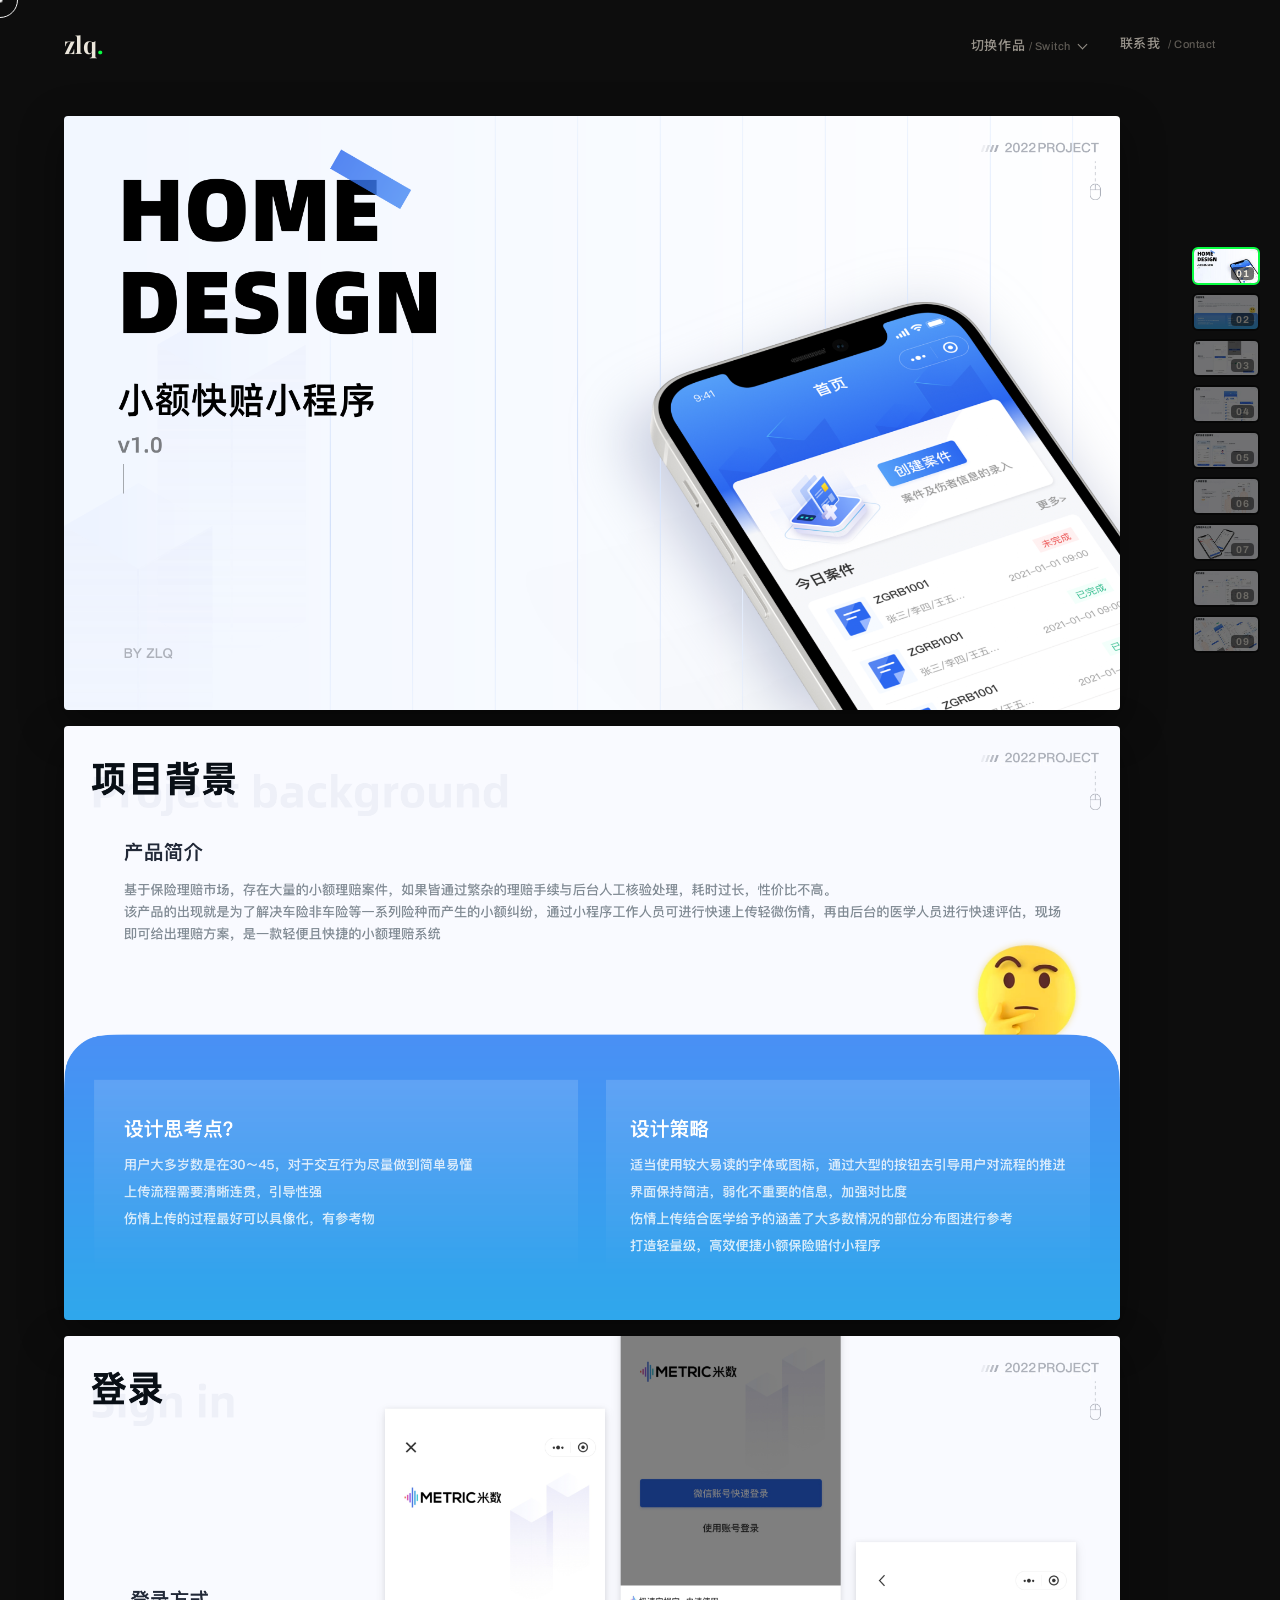
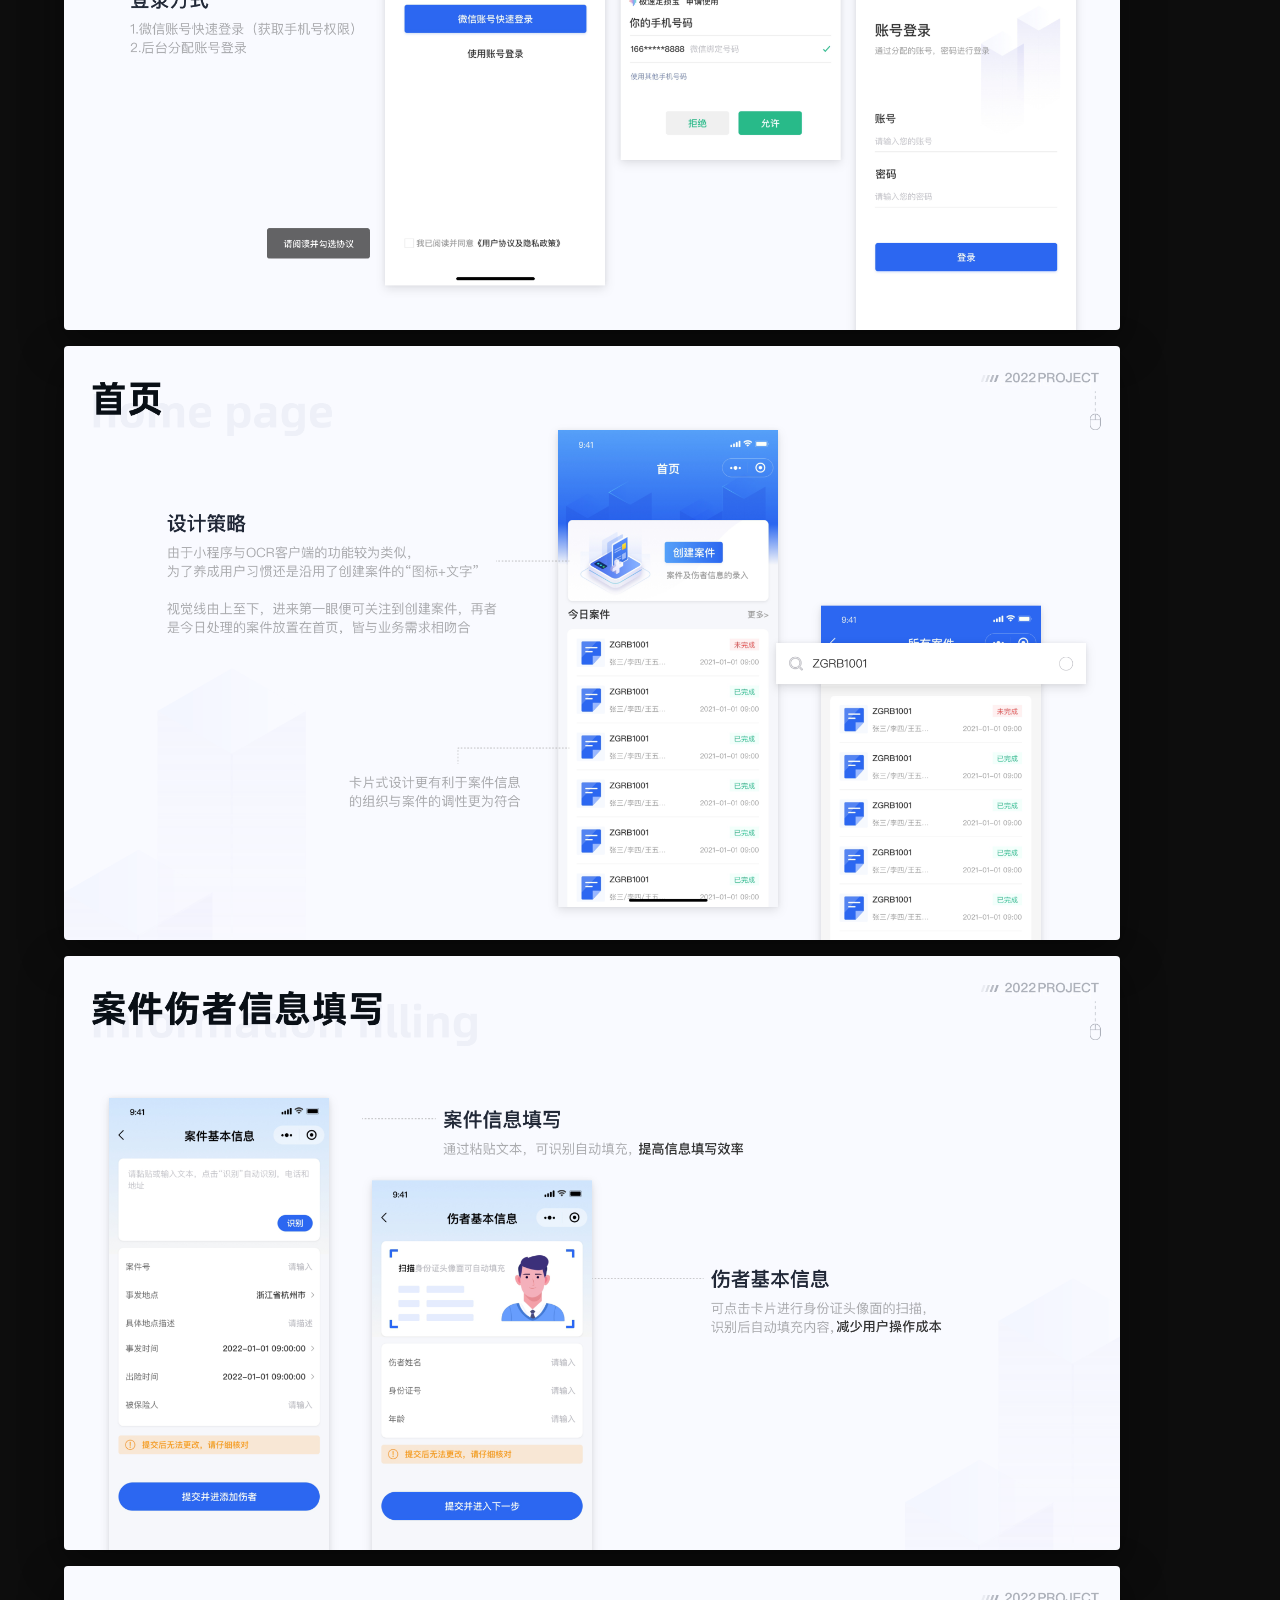
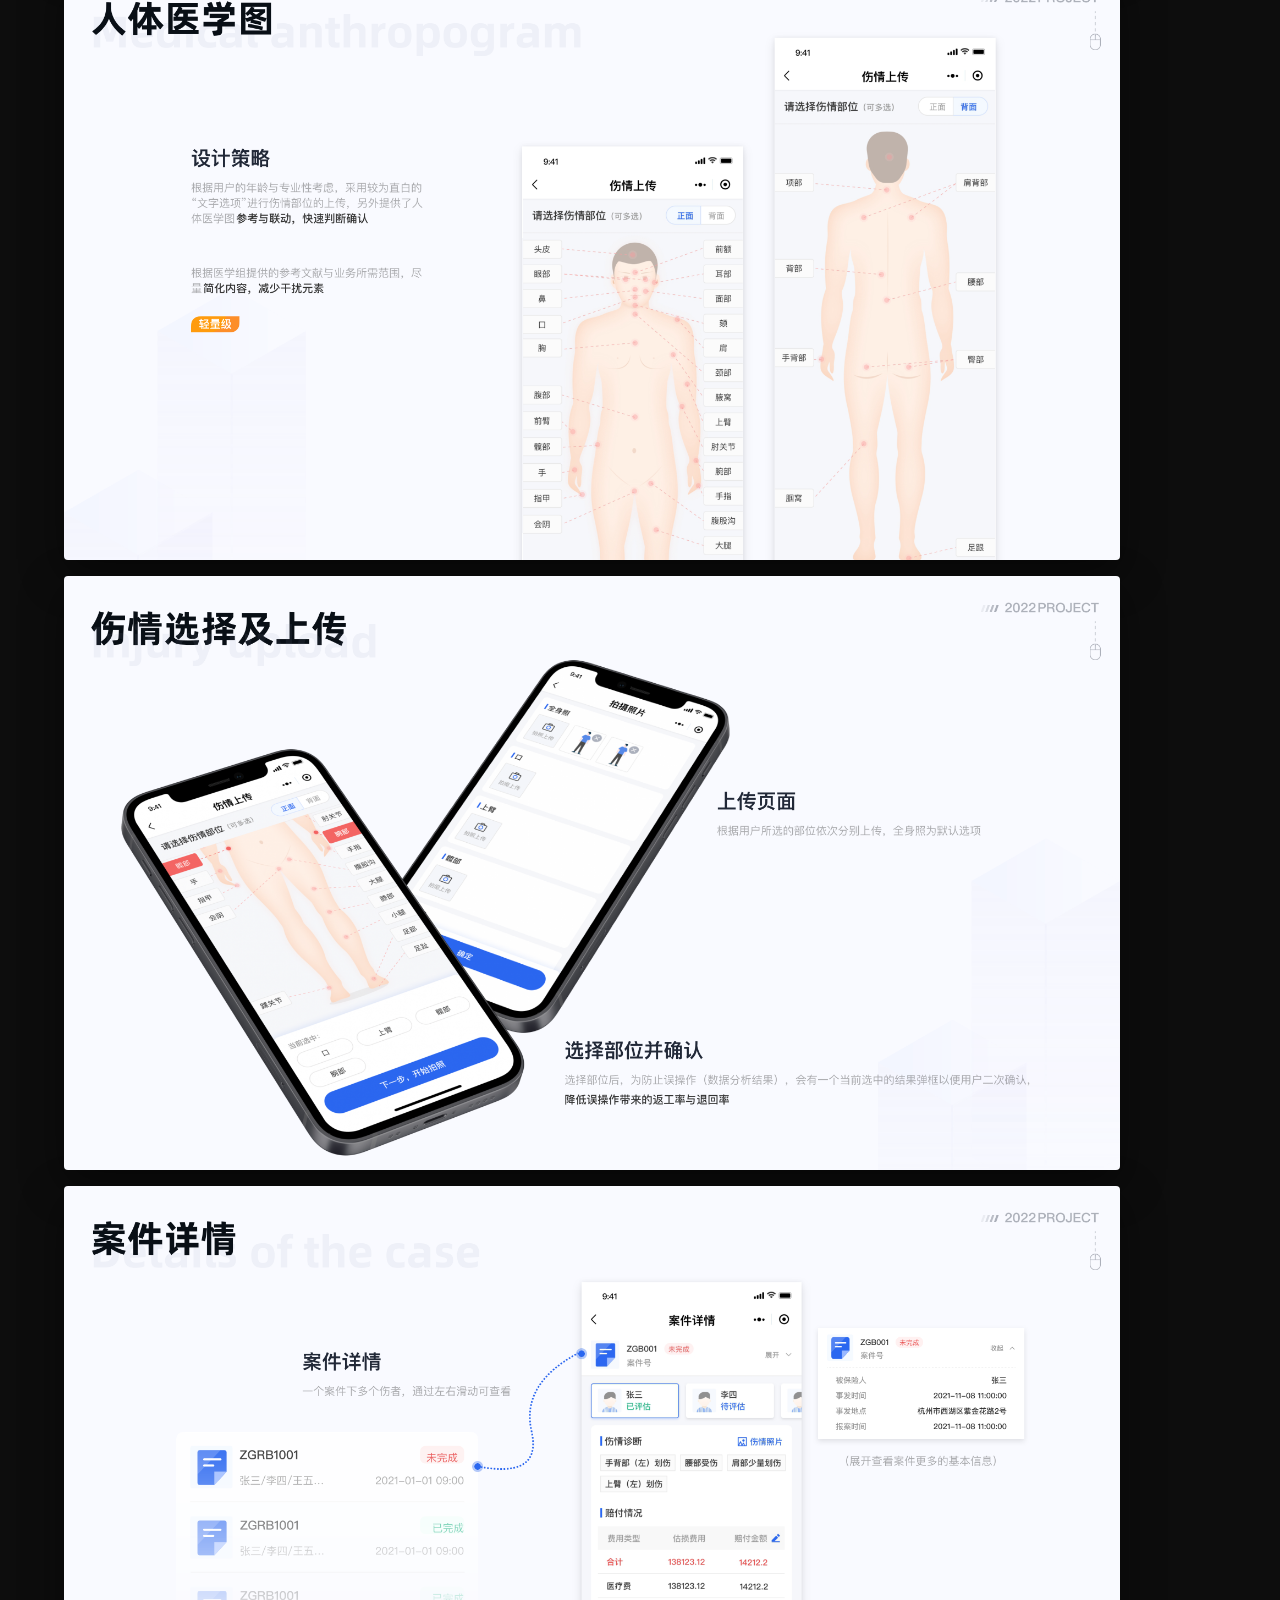
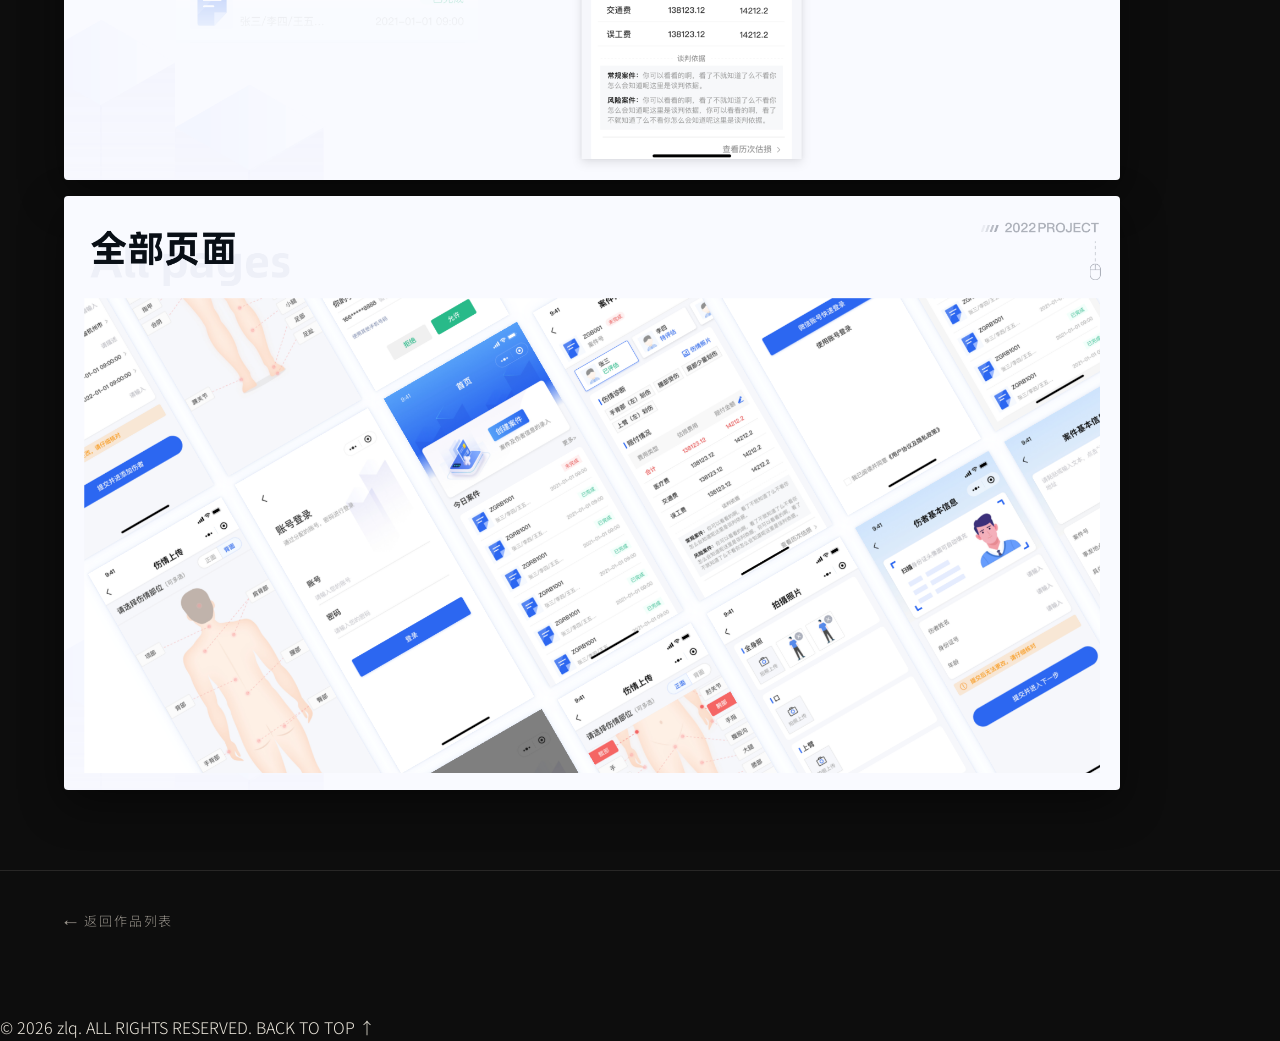
<file: portfolio/project-04.html>
<!DOCTYPE html>
<html lang="zh-CN" data-page-node-id="RFLknjNz1R1oQQiZWo7Q7G">
<head data-page-node-id="ewnzcqvJJ7sNFPznzGn068">
  <meta charset="UTF-8" data-page-node-id="1WOk0L9Rro3gjbZXFD9Dx0" />
  <meta name="viewport" content="width=device-width, initial-scale=1.0" data-page-node-id="vnCOS7iPuzVe8rnICLPs2A" />
  <title>小额快赔小程序 — zlq 作品集</title>
  <link rel="preconnect" href="https://fonts.googleapis.com" data-page-node-id="eXvBHYWiGVjDx33DFYqbZU" />
  <link rel="preconnect" href="https://fonts.gstatic.com" crossorigin data-page-node-id="Gzz9cmjgLHKfPLaqYDnZCL" />
  <link href="https://fonts.googleapis.com/css2?family=Playfair+Display:ital,wght@0,500;0,700;1,500;1,600&family=Archivo:wght@500;600;700;800;900&family=Noto+Serif+SC:wght@600;700;900&family=Noto+Sans+SC:wght@300;400;500&display=swap" rel="stylesheet" data-page-node-id="OLIhyjaMqPFR1BuRLUgJr5" />
  <link rel="stylesheet" href="../assets/css/style.css" data-page-node-id="IBPs8RDCeTo0cZWiix5bmd" />
  <style>
    .p-pdf { max-width: 1600px; margin: 0 auto; padding: 116px var(--pad) 40px; }
    .p-pdf__page {
      width: 100%; height: auto; display: block;
      margin: 0 0 16px; background: #fff; border-radius: 4px;
      box-shadow: 0 14px 44px rgba(0,0,0,.45);
    }
    .p-pdf__page:last-child { margin-bottom: 0; }
    .p-back {
      max-width: 1600px; margin: 0 auto; padding: 36px var(--pad) 80px;
      border-top: 1px solid var(--line); margin-top: 40px;
      font-family: var(--sans); letter-spacing: .12em;
    }
    .p-back a { color: var(--muted); font-size: 13px; transition: color .3s; }
    .p-back a:hover { color: var(--ivory); }
        /* ===== 详情页导航：切换作品 + 联系我（文字样式对齐首页 nav__link） ===== */
    .nav__detail { display:flex; align-items:center; gap:34px; }
    .nav__switch { position:relative; }
    .nav__switch-btn, .nav__contact {
      font-family: var(--sans); font-size: 13px; font-weight: 500; color: var(--muted);
      letter-spacing: .04em; position: relative; padding: 4px 0;
      transition: color .3s; background: none; border: 0; cursor: pointer; text-decoration: none;
      display: inline-flex; align-items: center; gap: 8px;
    }
    .nav__switch-btn i, .nav__contact i { font-style: normal; color: var(--muted-2); font-size: 11px; }
    .nav__switch-btn::after, .nav__contact::after {
      content: ""; position: absolute; left: 0; bottom: 0; height: 1px; width: 0;
      background: var(--accent); transition: width .3s var(--ease);
    }
    .nav__switch-btn:hover, .nav__contact:hover,
    .nav__switch.is-open .nav__switch-btn { color: var(--ivory); }
    .nav__switch-btn:hover::after, .nav__contact:hover::after,
    .nav__switch.is-open .nav__switch-btn::after { width: 100%; }
    .nav__caret { width: 7px; height: 7px; border-right: 1.5px solid var(--muted); border-bottom: 1.5px solid var(--muted);
      transform: rotate(45deg); transition: transform .3s var(--ease); }
    .nav__switch.is-open .nav__caret { transform: rotate(-135deg); }
    /* 下拉浮层：复用第三屏作品集卡片视觉 */
    .nav__dropdown { position:absolute; top:calc(100% + 18px); right:0; width:auto; max-width:94vw; max-height:calc(100vh - 150px); overflow-y:auto;
      background:#111; border:1px solid var(--line); border-radius:18px; padding:14px;
      display:grid; grid-template-columns:repeat(4, 200px); gap:12px;
      opacity:0; visibility:hidden; transform:translateY(10px); z-index:60;
      transition:opacity .3s var(--ease), transform .3s var(--ease), visibility .3s;
      box-shadow:0 26px 64px rgba(0,0,0,.6); }
    .nav__switch:hover .nav__dropdown,
    .nav__switch.is-open .nav__dropdown { opacity:1; visibility:visible; transform:translateY(0); }
    .sw-card { display:block; border-radius:16px; overflow:hidden; position:relative;
      background:var(--surface); border:1px solid var(--line);
      box-shadow:0 18px 40px -24px rgba(0,0,0,.9); transition:border-color .3s, transform .3s; }
    .sw-card:hover { border-color:rgba(236,231,220,.4); transform:translateY(-3px); }
    .sw-card.is-current { border-color:var(--accent); box-shadow:0 0 0 1px var(--accent), 0 18px 40px -24px rgba(0,0,0,.9); }
    .sw-card__media { position:relative; width:200px; height:200px; background-size:cover; background-position:center; }
    .sw-card__media::before { content:""; position:absolute; inset:0; z-index:1;
      background:linear-gradient(180deg, transparent 42%, rgba(0,0,0,.74)); }
    .sw-card__media--01 { background-image:url("../assets/img/sw-1.jpg"); }
    .sw-card__media--02 { background-image:url("../assets/img/sw-2.jpg"); }
    .sw-card__media--03 { background-image:url("../assets/img/sw-3.jpg"); }
    .sw-card__media--04 { background-image:url("../assets/img/sw-4.jpg"); }
    .sw-card__media--05 { background-image:url("../assets/img/sw-5.jpg"); }
    .sw-card__media--06 { background-image:url("../assets/img/sw-6.jpg"); }
    .sw-card__media--07 { background-image:url("../assets/img/sw-7.jpg"); }
    .sw-card__tag { position:absolute; z-index:2; top:12px; left:14px;
      font-family:var(--sans); font-weight:800; font-size:13px; color:var(--ivory-2); letter-spacing:.12em; }
    .sw-card__label { position:absolute; z-index:2; left:14px; right:14px; bottom:12px;
      font-family:var(--sans); font-weight:800; font-size:13px; line-height:1.3;
      text-transform:uppercase; letter-spacing:.03em; color:var(--ivory); }
    .sw-card__label i { display:block; font-style:normal; font-weight:400; font-size:10px;
      color:var(--muted); letter-spacing:.06em; margin-top:3px; }
    @media (max-width:640px){
      .nav__detail { gap:20px; }
      .nav__dropdown { width:min(440px,94vw); grid-template-columns:repeat(2, 1fr); }
    .sw-card__media { width:100%; height:auto; aspect-ratio:1/1; }
    }
  
    /* ===== 详情页右侧缩略图导航 ===== */
    .p-rail { position: fixed; top: 50%; right: 16px; transform: translateY(-50%);
      display: flex; flex-direction: column; gap: 8px; z-index: 70;
      max-height: 80vh; overflow-y: auto; padding: 4px;
      scrollbar-width: thin; scrollbar-color: var(--line) transparent; }
    .p-rail::-webkit-scrollbar { width: 5px; }
    .p-rail::-webkit-scrollbar-thumb { background: var(--line); border-radius: 5px; }
    .p-rail__btn { position: relative; width: 68px; height: 38px; padding: 0;
      border: 2px solid transparent; border-radius: 6px; overflow: hidden; background: #000;
      cursor: pointer; opacity: .42; display: block;
      transition: opacity .3s var(--ease), border-color .3s var(--ease), transform .3s var(--ease); }
    .p-rail__btn img { width: 100%; height: 100%; object-fit: cover; display: block; }
    .p-rail__btn span { position: absolute; right: 4px; bottom: 3px;
      font-family: var(--sans); font-size: 10px; font-weight: 700; color: var(--ivory);
      background: rgba(0,0,0,.55); padding: 1px 5px; border-radius: 4px; letter-spacing: .04em; }
    .p-rail__btn:hover { opacity: .92; transform: translateX(-3px); }
    .p-rail__btn.is-active { opacity: 1; border-color: var(--accent); }
    @media (min-width: 1101px){
      .p-pdf, .p-back { padding-right: calc(var(--pad) + 96px); }
    }
    @media (max-width: 1100px){ .p-rail { display: none; } }
  </style>
</head>
<body data-page-node-id="LUa39nrONXaSC03pL8mYVh">
  <!-- 右侧页面缩略图导航 -->
  <nav class="p-rail" id="pRail" aria-label="页面缩略图">
            <button class="p-rail__btn" type="button" data-target="page-01" aria-label="第 1 页"><img src="../assets/pdf/thumbs-04/page-01.jpg" alt="第 1 页缩略图"><span>01</span></button>
            <button class="p-rail__btn" type="button" data-target="page-02" aria-label="第 2 页"><img src="../assets/pdf/thumbs-04/page-02.jpg" alt="第 2 页缩略图"><span>02</span></button>
            <button class="p-rail__btn" type="button" data-target="page-03" aria-label="第 3 页"><img src="../assets/pdf/thumbs-04/page-03.jpg" alt="第 3 页缩略图"><span>03</span></button>
            <button class="p-rail__btn" type="button" data-target="page-04" aria-label="第 4 页"><img src="../assets/pdf/thumbs-04/page-04.jpg" alt="第 4 页缩略图"><span>04</span></button>
            <button class="p-rail__btn" type="button" data-target="page-05" aria-label="第 5 页"><img src="../assets/pdf/thumbs-04/page-05.jpg" alt="第 5 页缩略图"><span>05</span></button>
            <button class="p-rail__btn" type="button" data-target="page-06" aria-label="第 6 页"><img src="../assets/pdf/thumbs-04/page-06.jpg" alt="第 6 页缩略图"><span>06</span></button>
            <button class="p-rail__btn" type="button" data-target="page-07" aria-label="第 7 页"><img src="../assets/pdf/thumbs-04/page-07.jpg" alt="第 7 页缩略图"><span>07</span></button>
            <button class="p-rail__btn" type="button" data-target="page-08" aria-label="第 8 页"><img src="../assets/pdf/thumbs-04/page-08.jpg" alt="第 8 页缩略图"><span>08</span></button>
            <button class="p-rail__btn" type="button" data-target="page-09" aria-label="第 9 页"><img src="../assets/pdf/thumbs-04/page-09.jpg" alt="第 9 页缩略图"><span>09</span></button>
  </nav>

  <div class="cursor" id="cursor" data-page-node-id="fOgYeO3Y5ZlqhJoG4o95UT"></div>
  <div class="cursor-dot" id="cursorDot" data-page-node-id="bjnKwODFD3ZpScg8CIl2c1"></div>
  <div class="scroll-progress" id="scrollProgress" data-page-node-id="6cA1MzNkWI5FMPHmmWRddl"></div>
      <header class="nav is-scrolled" id="nav">
    <a href="../index.html" class="nav__logo" data-cursor="hover">zlq<span class="dot">.</span></a>
    <nav class="nav__detail">
      <div class="nav__switch" id="navSwitch">
        <button class="nav__switch-btn" type="button" data-cursor="hover" aria-expanded="false" aria-haspopup="true">
          <span>切换作品 <i>/ Switch</i></span>
          <span class="nav__caret" aria-hidden="true"></span>
        </button>
        <div class="nav__dropdown" id="workDropdown">
          <a class="sw-card" href="project-01.html" data-cursor="hover">
            <div class="sw-card__media sw-card__media--01">
              <span class="sw-card__tag">01</span>
              <span class="sw-card__label">ChatBI<i>AI+对话流数据分析</i></span>
            </div>
          </a>
          <a class="sw-card" href="project-02.html" data-cursor="hover">
            <div class="sw-card__media sw-card__media--02">
              <span class="sw-card__tag">02</span>
              <span class="sw-card__label">ChatBI 移动端<i>AI+对话流数据分析简易版</i></span>
            </div>
          </a>
          <a class="sw-card" href="project-03.html" data-cursor="hover">
            <div class="sw-card__media sw-card__media--03">
              <span class="sw-card__tag">03</span>
              <span class="sw-card__label">医疗智能审核系统<i>医疗审核+运营COP</i></span>
            </div>
          </a>
          <a class="sw-card is-current" href="project-04.html" data-cursor="hover">
            <div class="sw-card__media sw-card__media--04">
              <span class="sw-card__tag">04</span>
              <span class="sw-card__label">小额快赔小程序<i>移动端小额快速理赔场景</i></span>
            </div>
          </a>
          <a class="sw-card" href="project-05.html" data-cursor="hover">
            <div class="sw-card__media sw-card__media--05">
              <span class="sw-card__tag">05</span>
              <span class="sw-card__label">海康online小程序<i>技术服务业务线</i></span>
            </div>
          </a>
          <a class="sw-card" href="project-06.html" data-cursor="hover">
            <div class="sw-card__media sw-card__media--06">
              <span class="sw-card__tag">06</span>
              <span class="sw-card__label">智慧水务一体化大屏<i>G端公共事业大屏业务</i></span>
            </div>
          </a>
          <a class="sw-card" href="project-07.html" data-cursor="hover">
            <div class="sw-card__media sw-card__media--07">
              <span class="sw-card__tag">07</span>
              <span class="sw-card__label">动效、AIGC、插画等<i>其他能力</i></span>
            </div>
          </a>
        </div>
      </div>
      <a class="nav__contact" href="../index.html#contact" data-cursor="hover">联系我 <i>/ Contact</i></a>
    </nav>
  </header>
  <main data-page-node-id="Kft9RiUBHXFpT11GKfFWDn">
    <div class="p-pdf" data-page-node-id="qvfZkQgZCZjMnvq3mLkyQy">
      <img class="p-pdf__page" id="page-01" src="../assets/pdf/pages-04/page-01.png?v=3af202d6" alt="小额快赔小程序 详情 第 1 页" loading="eager" data-page-node-id="sK8Ob5ugF82DpmSlDwQdHW" />
      <img class="p-pdf__page" id="page-02" src="../assets/pdf/pages-04/page-02.png?v=3af202d6" alt="小额快赔小程序 详情 第 2 页" loading="lazy" data-page-node-id="PrLgdlELANDakJ9GodAXGG" />
      <img class="p-pdf__page" id="page-03" src="../assets/pdf/pages-04/page-03.png?v=3af202d6" alt="小额快赔小程序 详情 第 3 页" loading="lazy" data-page-node-id="BiLdNcCLOKzedkjh1kXgye" />
      <img class="p-pdf__page" id="page-04" src="../assets/pdf/pages-04/page-04.png?v=3af202d6" alt="小额快赔小程序 详情 第 4 页" loading="lazy" data-page-node-id="KJUk0eWvNNQcuC0HYeeCoS" />
      <img class="p-pdf__page" id="page-05" src="../assets/pdf/pages-04/page-05.png?v=3af202d6" alt="小额快赔小程序 详情 第 5 页" loading="lazy" data-page-node-id="MXpNbxA1Wks1Eu5IpdT4iy" />
      <img class="p-pdf__page" id="page-06" src="../assets/pdf/pages-04/page-06.png?v=3af202d6" alt="小额快赔小程序 详情 第 6 页" loading="lazy" data-page-node-id="9sibWBu5aay060p0mgGbD5" />
      <img class="p-pdf__page" id="page-07" src="../assets/pdf/pages-04/page-07.png?v=3af202d6" alt="小额快赔小程序 详情 第 7 页" loading="lazy" data-page-node-id="blDCvGnnC3Qo767OvC1H1n" />
      <img class="p-pdf__page" id="page-08" src="../assets/pdf/pages-04/page-08.png?v=3af202d6" alt="小额快赔小程序 详情 第 8 页" loading="lazy" data-page-node-id="QkbPM2wZKqL6yhrntXoGCf" />
      <img class="p-pdf__page" id="page-09" src="../assets/pdf/pages-04/page-09.png?v=3af202d6" alt="小额快赔小程序 详情 第 9 页" loading="lazy" data-page-node-id="3l01rXwzxIYlGQTi3sVGXE" />
    </div>
    <nav class="p-back" data-page-node-id="2u4csFzvjSG8eIx5hhb5Jd">
      <a href="../index.html#work" data-cursor="hover" data-page-node-id="TEIuacJCeqROxwrfYdR37D">← 返回作品列表</a>
    </nav>
    <footer class="footer" style="max-width:1240px;" data-page-node-id="klNkpnEQy7brWUUJGppIlK">
      <span data-page-node-id="xNRHM1VjZGI7IwoaP8VPNk">© <span id="year" data-page-node-id="vUnLZZqRrIZJrbB4hLPOzv"></span> zlq. ALL RIGHTS RESERVED.</span>
      <a href="../index.html#hero" data-cursor="hover" data-page-node-id="ZGeClpCo9MgjxveD9yNtJh">BACK TO TOP ↑</a>
    </footer>
  </main>
  <script src="../assets/js/main.js"></script>


  <script>
    (function () {
      var sw = document.getElementById('navSwitch');
      if (!sw) return;
      var btn = sw.querySelector('.nav__switch-btn');
      btn.addEventListener('click', function (e) {
        e.stopPropagation();
        var open = sw.classList.toggle('is-open');
        btn.setAttribute('aria-expanded', open ? 'true' : 'false');
      });
      document.addEventListener('click', function (e) {
        if (!sw.contains(e.target)) {
          sw.classList.remove('is-open');
          btn.setAttribute('aria-expanded', 'false');
        }
      });
      sw.addEventListener('mouseleave', function () {
        sw.classList.remove('is-open');
        btn.setAttribute('aria-expanded', 'false');
      });
    })();
  </script>


  <script>
    (function () {
      var pages = Array.prototype.slice.call(document.querySelectorAll('.p-pdf__page'));
      var btns = Array.prototype.slice.call(document.querySelectorAll('.p-rail__btn'));
      if (!pages.length || !btns.length) return;
      function setActive(i) {
        btns.forEach(function (b, idx) { b.classList.toggle('is-active', idx === i); });
        var cur = btns[i];
        if (cur) { cur.scrollIntoView({ block: 'nearest' }); }
      }
      setActive(0);
      var visible = new Set();
      var io = new IntersectionObserver(function (entries) {
        entries.forEach(function (e) {
          if (e.isIntersecting) visible.add(e.target); else visible.delete(e.target);
        });
        if (visible.size) {
          var center = window.innerHeight / 2, best = null, bestDist = Infinity;
          visible.forEach(function (t) {
            var r = t.getBoundingClientRect();
            var d = Math.abs((r.top + r.bottom) / 2 - center);
            if (d < bestDist) { bestDist = d; best = t; }
          });
          var i = pages.indexOf(best);
          if (i >= 0) setActive(i);
        }
      }, { rootMargin: '-20% 0px -20% 0px', threshold: 0 });
      pages.forEach(function (p) { io.observe(p); });
      btns.forEach(function (b) {
        b.addEventListener('click', function () {
          var t = document.getElementById(b.getAttribute('data-target'));
          if (t) t.scrollIntoView({ behavior: 'smooth', block: 'start' });
        });
      });
    })();
  </script>

</body>
</html>
</file>
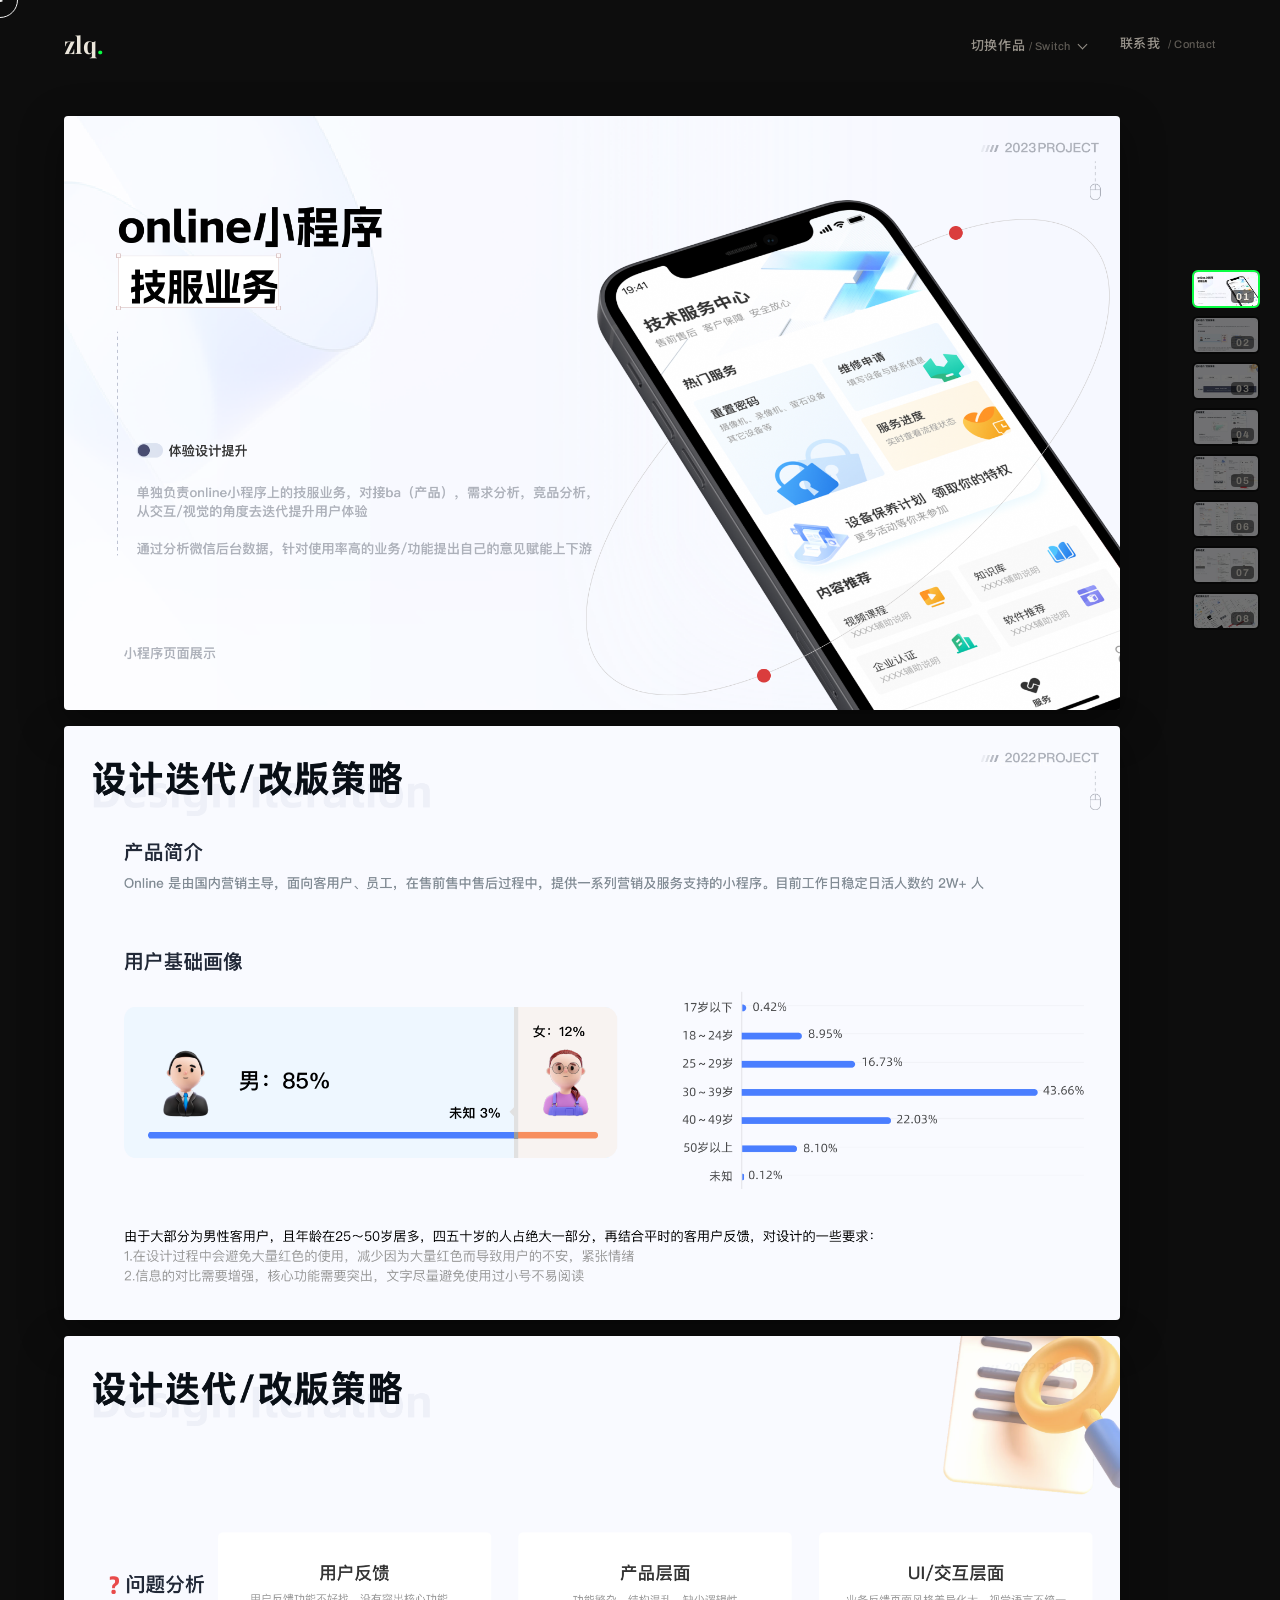
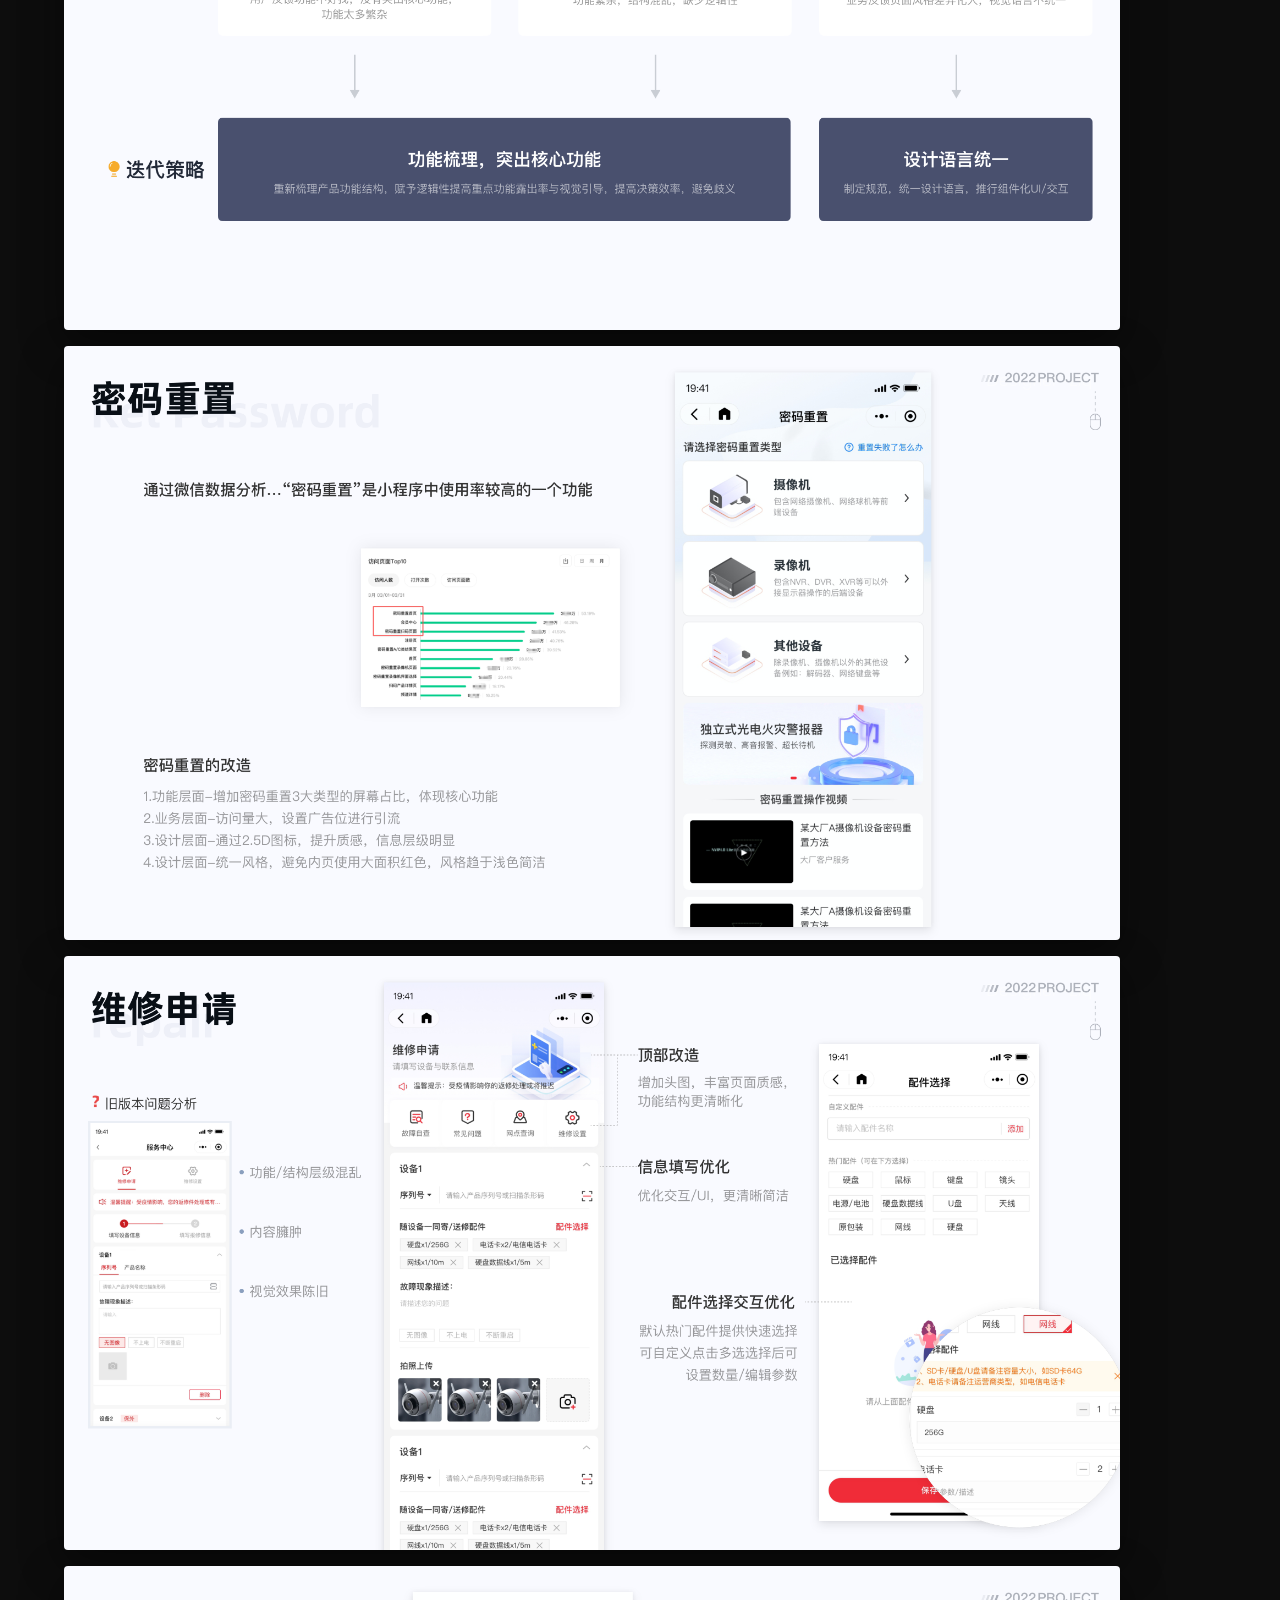
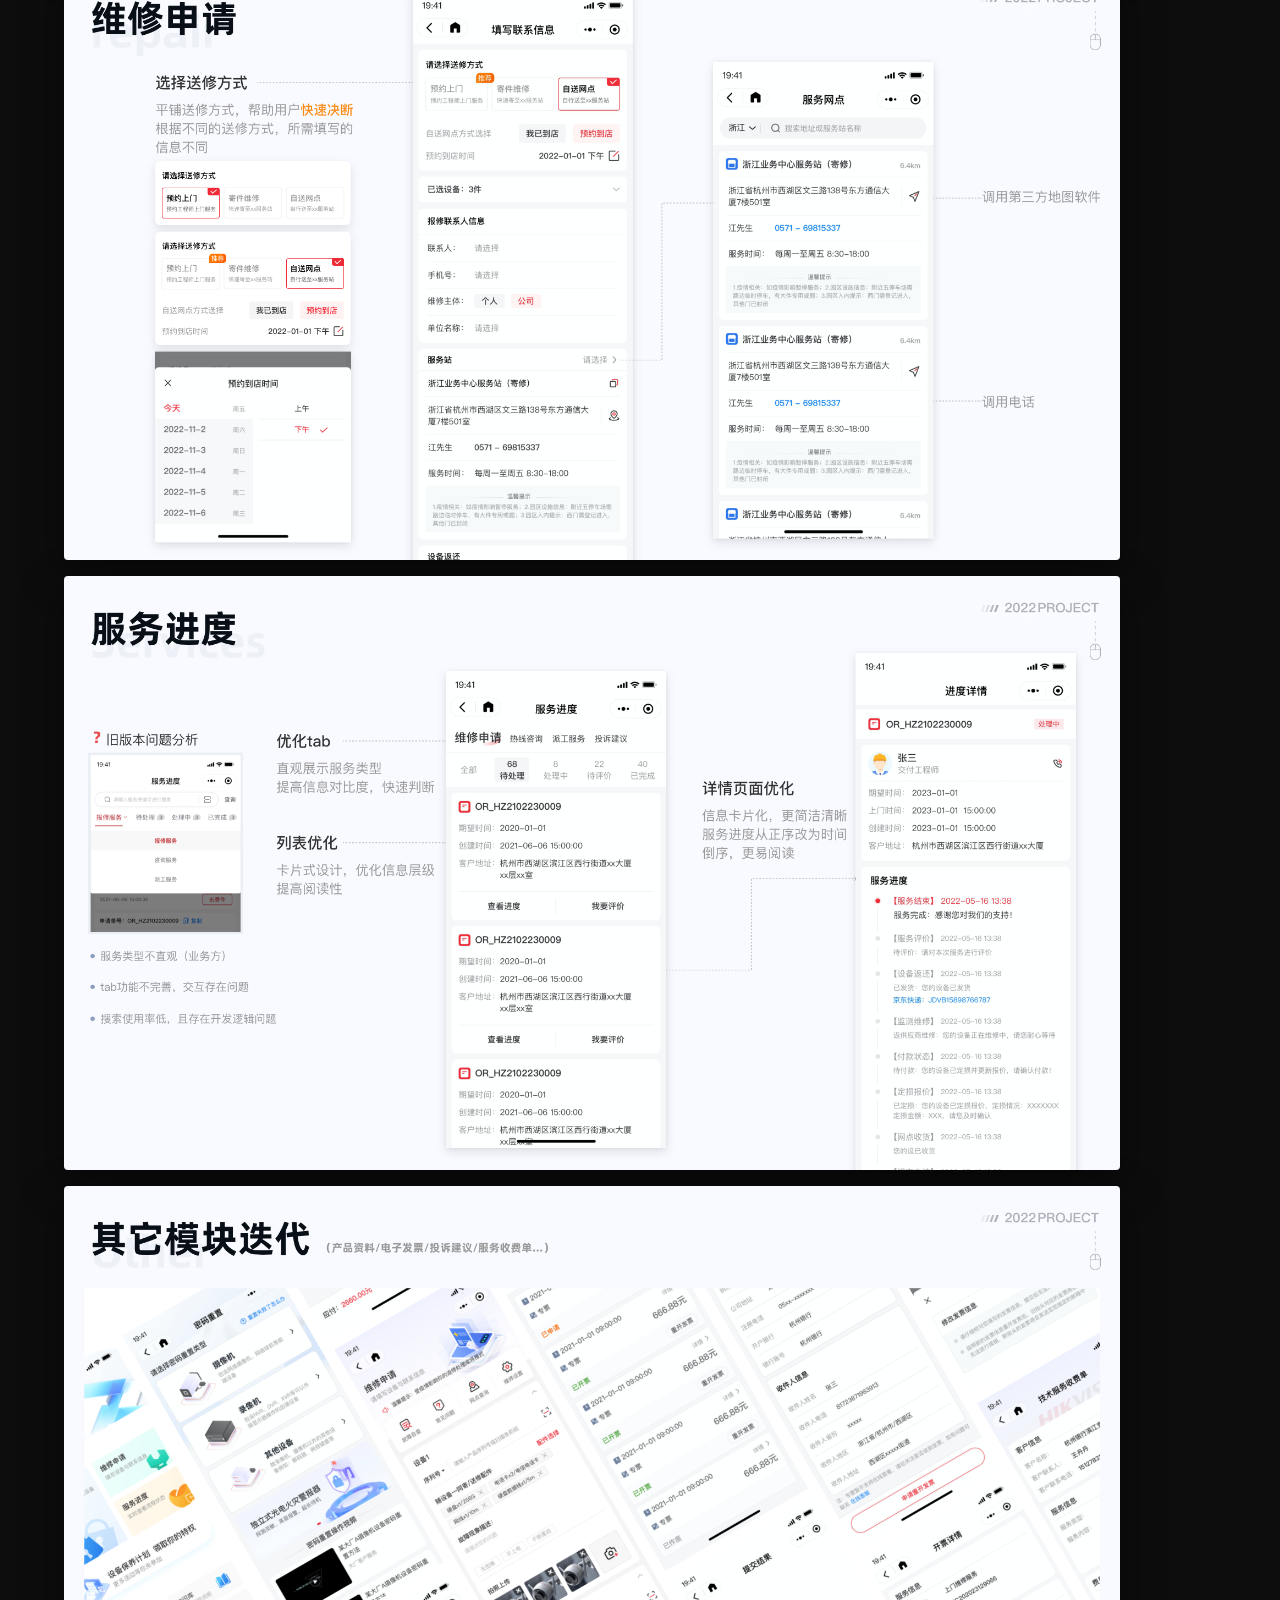
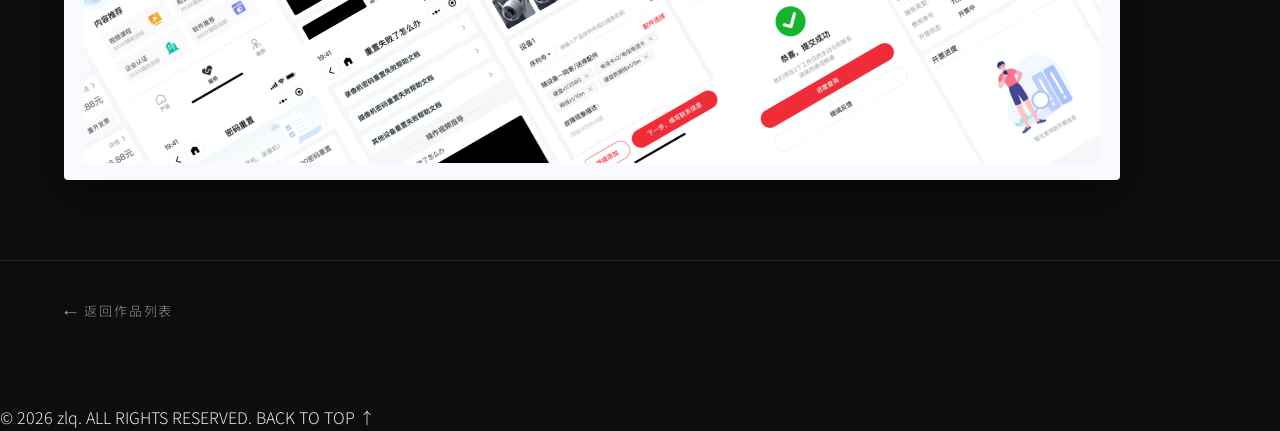
<file: portfolio/project-05.html>
<!DOCTYPE html>
<html lang="zh-CN">
<head>
  <meta charset="UTF-8" />
  <meta name="viewport" content="width=device-width, initial-scale=1.0" />
  <title>海康online小程序 — zlq 作品集</title>
  <link rel="preconnect" href="https://fonts.googleapis.com" />
  <link rel="preconnect" href="https://fonts.gstatic.com" crossorigin />
  <link href="https://fonts.googleapis.com/css2?family=Playfair+Display:ital,wght@0,500;0,700;1,500;1,600&family=Archivo:wght@500;600;700;800;900&family=Noto+Serif+SC:wght@600;700;900&family=Noto+Sans+SC:wght@300;400;500&display=swap" rel="stylesheet" />
  <link rel="stylesheet" href="../assets/css/style.css" />
  <style>
    .p-pdf { max-width: 1600px; margin: 0 auto; padding: 116px var(--pad) 40px; }
    .p-pdf__page {
      width: 100%; height: auto; display: block;
      margin: 0 0 16px; background: #fff; border-radius: 4px;
      box-shadow: 0 14px 44px rgba(0,0,0,.45);
    }
    .p-pdf__page:last-child { margin-bottom: 0; }
    .p-back {
      max-width: 1600px; margin: 0 auto; padding: 36px var(--pad) 80px;
      border-top: 1px solid var(--line); margin-top: 40px;
      font-family: var(--sans); letter-spacing: .12em;
    }
    .p-back a { color: var(--muted); font-size: 13px; transition: color .3s; }
    .p-back a:hover { color: var(--ivory); }
        /* ===== 详情页导航：切换作品 + 联系我（文字样式对齐首页 nav__link） ===== */
    .nav__detail { display:flex; align-items:center; gap:34px; }
    .nav__switch { position:relative; }
    .nav__switch-btn, .nav__contact {
      font-family: var(--sans); font-size: 13px; font-weight: 500; color: var(--muted);
      letter-spacing: .04em; position: relative; padding: 4px 0;
      transition: color .3s; background: none; border: 0; cursor: pointer; text-decoration: none;
      display: inline-flex; align-items: center; gap: 8px;
    }
    .nav__switch-btn i, .nav__contact i { font-style: normal; color: var(--muted-2); font-size: 11px; }
    .nav__switch-btn::after, .nav__contact::after {
      content: ""; position: absolute; left: 0; bottom: 0; height: 1px; width: 0;
      background: var(--accent); transition: width .3s var(--ease);
    }
    .nav__switch-btn:hover, .nav__contact:hover,
    .nav__switch.is-open .nav__switch-btn { color: var(--ivory); }
    .nav__switch-btn:hover::after, .nav__contact:hover::after,
    .nav__switch.is-open .nav__switch-btn::after { width: 100%; }
    .nav__caret { width: 7px; height: 7px; border-right: 1.5px solid var(--muted); border-bottom: 1.5px solid var(--muted);
      transform: rotate(45deg); transition: transform .3s var(--ease); }
    .nav__switch.is-open .nav__caret { transform: rotate(-135deg); }
    /* 下拉浮层：复用第三屏作品集卡片视觉 */
    .nav__dropdown { position:absolute; top:calc(100% + 18px); right:0; width:auto; max-width:94vw; max-height:calc(100vh - 150px); overflow-y:auto;
      background:#111; border:1px solid var(--line); border-radius:18px; padding:14px;
      display:grid; grid-template-columns:repeat(4, 200px); gap:12px;
      opacity:0; visibility:hidden; transform:translateY(10px); z-index:60;
      transition:opacity .3s var(--ease), transform .3s var(--ease), visibility .3s;
      box-shadow:0 26px 64px rgba(0,0,0,.6); }
    .nav__switch:hover .nav__dropdown,
    .nav__switch.is-open .nav__dropdown { opacity:1; visibility:visible; transform:translateY(0); }
    .sw-card { display:block; border-radius:16px; overflow:hidden; position:relative;
      background:var(--surface); border:1px solid var(--line);
      box-shadow:0 18px 40px -24px rgba(0,0,0,.9); transition:border-color .3s, transform .3s; }
    .sw-card:hover { border-color:rgba(236,231,220,.4); transform:translateY(-3px); }
    .sw-card.is-current { border-color:var(--accent); box-shadow:0 0 0 1px var(--accent), 0 18px 40px -24px rgba(0,0,0,.9); }
    .sw-card__media { position:relative; width:200px; height:200px; background-size:cover; background-position:center; }
    .sw-card__media::before { content:""; position:absolute; inset:0; z-index:1;
      background:linear-gradient(180deg, transparent 42%, rgba(0,0,0,.74)); }
    .sw-card__media--01 { background-image:url("../assets/img/sw-1.jpg"); }
    .sw-card__media--02 { background-image:url("../assets/img/sw-2.jpg"); }
    .sw-card__media--03 { background-image:url("../assets/img/sw-3.jpg"); }
    .sw-card__media--04 { background-image:url("../assets/img/sw-4.jpg"); }
    .sw-card__media--05 { background-image:url("../assets/img/sw-5.jpg"); }
    .sw-card__media--06 { background-image:url("../assets/img/sw-6.jpg"); }
    .sw-card__media--07 { background-image:url("../assets/img/sw-7.jpg"); }
    .sw-card__tag { position:absolute; z-index:2; top:12px; left:14px;
      font-family:var(--sans); font-weight:800; font-size:13px; color:var(--ivory-2); letter-spacing:.12em; }
    .sw-card__label { position:absolute; z-index:2; left:14px; right:14px; bottom:12px;
      font-family:var(--sans); font-weight:800; font-size:13px; line-height:1.3;
      text-transform:uppercase; letter-spacing:.03em; color:var(--ivory); }
    .sw-card__label i { display:block; font-style:normal; font-weight:400; font-size:10px;
      color:var(--muted); letter-spacing:.06em; margin-top:3px; }
    @media (max-width:640px){
      .nav__detail { gap:20px; }
      .nav__dropdown { width:min(440px,94vw); grid-template-columns:repeat(2, 1fr); }
    .sw-card__media { width:100%; height:auto; aspect-ratio:1/1; }
    }
  
    /* ===== 详情页右侧缩略图导航 ===== */
    .p-rail { position: fixed; top: 50%; right: 16px; transform: translateY(-50%);
      display: flex; flex-direction: column; gap: 8px; z-index: 70;
      max-height: 80vh; overflow-y: auto; padding: 4px;
      scrollbar-width: thin; scrollbar-color: var(--line) transparent; }
    .p-rail::-webkit-scrollbar { width: 5px; }
    .p-rail::-webkit-scrollbar-thumb { background: var(--line); border-radius: 5px; }
    .p-rail__btn { position: relative; width: 68px; height: 38px; padding: 0;
      border: 2px solid transparent; border-radius: 6px; overflow: hidden; background: #000;
      cursor: pointer; opacity: .42; display: block;
      transition: opacity .3s var(--ease), border-color .3s var(--ease), transform .3s var(--ease); }
    .p-rail__btn img { width: 100%; height: 100%; object-fit: cover; display: block; }
    .p-rail__btn span { position: absolute; right: 4px; bottom: 3px;
      font-family: var(--sans); font-size: 10px; font-weight: 700; color: var(--ivory);
      background: rgba(0,0,0,.55); padding: 1px 5px; border-radius: 4px; letter-spacing: .04em; }
    .p-rail__btn:hover { opacity: .92; transform: translateX(-3px); }
    .p-rail__btn.is-active { opacity: 1; border-color: var(--accent); }
    @media (min-width: 1101px){
      .p-pdf, .p-back { padding-right: calc(var(--pad) + 96px); }
    }
    @media (max-width: 1100px){ .p-rail { display: none; } }
  </style>
</head>
<body>
  <!-- 右侧页面缩略图导航 -->
  <nav class="p-rail" id="pRail" aria-label="页面缩略图">
            <button class="p-rail__btn" type="button" data-target="page-01" aria-label="第 1 页"><img src="../assets/pdf/thumbs-05/page-01.jpg" alt="第 1 页缩略图"><span>01</span></button>
            <button class="p-rail__btn" type="button" data-target="page-02" aria-label="第 2 页"><img src="../assets/pdf/thumbs-05/page-02.jpg" alt="第 2 页缩略图"><span>02</span></button>
            <button class="p-rail__btn" type="button" data-target="page-03" aria-label="第 3 页"><img src="../assets/pdf/thumbs-05/page-03.jpg" alt="第 3 页缩略图"><span>03</span></button>
            <button class="p-rail__btn" type="button" data-target="page-04" aria-label="第 4 页"><img src="../assets/pdf/thumbs-05/page-04.jpg" alt="第 4 页缩略图"><span>04</span></button>
            <button class="p-rail__btn" type="button" data-target="page-05" aria-label="第 5 页"><img src="../assets/pdf/thumbs-05/page-05.jpg" alt="第 5 页缩略图"><span>05</span></button>
            <button class="p-rail__btn" type="button" data-target="page-06" aria-label="第 6 页"><img src="../assets/pdf/thumbs-05/page-06.jpg" alt="第 6 页缩略图"><span>06</span></button>
            <button class="p-rail__btn" type="button" data-target="page-07" aria-label="第 7 页"><img src="../assets/pdf/thumbs-05/page-07.jpg" alt="第 7 页缩略图"><span>07</span></button>
            <button class="p-rail__btn" type="button" data-target="page-08" aria-label="第 8 页"><img src="../assets/pdf/thumbs-05/page-08.jpg" alt="第 8 页缩略图"><span>08</span></button>
  </nav>

  <div class="cursor" id="cursor"></div>
  <div class="cursor-dot" id="cursorDot"></div>
  <div class="scroll-progress" id="scrollProgress"></div>
      <header class="nav is-scrolled" id="nav">
    <a href="../index.html" class="nav__logo" data-cursor="hover">zlq<span class="dot">.</span></a>
    <nav class="nav__detail">
      <div class="nav__switch" id="navSwitch">
        <button class="nav__switch-btn" type="button" data-cursor="hover" aria-expanded="false" aria-haspopup="true">
          <span>切换作品 <i>/ Switch</i></span>
          <span class="nav__caret" aria-hidden="true"></span>
        </button>
        <div class="nav__dropdown" id="workDropdown">
          <a class="sw-card" href="project-01.html" data-cursor="hover">
            <div class="sw-card__media sw-card__media--01">
              <span class="sw-card__tag">01</span>
              <span class="sw-card__label">ChatBI<i>AI+对话流数据分析</i></span>
            </div>
          </a>
          <a class="sw-card" href="project-02.html" data-cursor="hover">
            <div class="sw-card__media sw-card__media--02">
              <span class="sw-card__tag">02</span>
              <span class="sw-card__label">ChatBI 移动端<i>AI+对话流数据分析简易版</i></span>
            </div>
          </a>
          <a class="sw-card" href="project-03.html" data-cursor="hover">
            <div class="sw-card__media sw-card__media--03">
              <span class="sw-card__tag">03</span>
              <span class="sw-card__label">医疗智能审核系统<i>医疗审核+运营COP</i></span>
            </div>
          </a>
          <a class="sw-card" href="project-04.html" data-cursor="hover">
            <div class="sw-card__media sw-card__media--04">
              <span class="sw-card__tag">04</span>
              <span class="sw-card__label">小额快赔小程序<i>移动端小额快速理赔场景</i></span>
            </div>
          </a>
          <a class="sw-card is-current" href="project-05.html" data-cursor="hover">
            <div class="sw-card__media sw-card__media--05">
              <span class="sw-card__tag">05</span>
              <span class="sw-card__label">海康online小程序<i>技术服务业务线</i></span>
            </div>
          </a>
          <a class="sw-card" href="project-06.html" data-cursor="hover">
            <div class="sw-card__media sw-card__media--06">
              <span class="sw-card__tag">06</span>
              <span class="sw-card__label">智慧水务一体化大屏<i>G端公共事业大屏业务</i></span>
            </div>
          </a>
          <a class="sw-card" href="project-07.html" data-cursor="hover">
            <div class="sw-card__media sw-card__media--07">
              <span class="sw-card__tag">07</span>
              <span class="sw-card__label">动效、AIGC、插画等<i>其他能力</i></span>
            </div>
          </a>
        </div>
      </div>
      <a class="nav__contact" href="../index.html#contact" data-cursor="hover">联系我 <i>/ Contact</i></a>
    </nav>
  </header>
  <main>
    <div class="p-pdf">
      <img class="p-pdf__page" id="page-01" src="../assets/pdf/pages-05/page-01.png?v=d2068fab" alt="海康online小程序 详情 第 1 页" loading="eager" />
      <img class="p-pdf__page" id="page-02" src="../assets/pdf/pages-05/page-02.png?v=d2068fab" alt="海康online小程序 详情 第 2 页" loading="lazy" />
      <img class="p-pdf__page" id="page-03" src="../assets/pdf/pages-05/page-03.png?v=d2068fab" alt="海康online小程序 详情 第 3 页" loading="lazy" />
      <img class="p-pdf__page" id="page-04" src="../assets/pdf/pages-05/page-04.png?v=d2068fab" alt="海康online小程序 详情 第 4 页" loading="lazy" />
      <img class="p-pdf__page" id="page-05" src="../assets/pdf/pages-05/page-05.png?v=d2068fab" alt="海康online小程序 详情 第 5 页" loading="lazy" />
      <img class="p-pdf__page" id="page-06" src="../assets/pdf/pages-05/page-06.png?v=d2068fab" alt="海康online小程序 详情 第 6 页" loading="lazy" />
      <img class="p-pdf__page" id="page-07" src="../assets/pdf/pages-05/page-07.png?v=d2068fab" alt="海康online小程序 详情 第 7 页" loading="lazy" />
      <img class="p-pdf__page" id="page-08" src="../assets/pdf/pages-05/page-08.png?v=d2068fab" alt="海康online小程序 详情 第 8 页" loading="lazy" />
    </div>
    <nav class="p-back">
      <a href="../index.html#work" data-cursor="hover">← 返回作品列表</a>
    </nav>
    <footer class="footer" style="max-width:1240px;">
      <span>© <span id="year"></span> zlq. ALL RIGHTS RESERVED.</span>
      <a href="../index.html#hero" data-cursor="hover">BACK TO TOP ↑</a>
    </footer>
  </main>
  <script src="../assets/js/main.js"></script>


  <script>
    (function () {
      var sw = document.getElementById('navSwitch');
      if (!sw) return;
      var btn = sw.querySelector('.nav__switch-btn');
      btn.addEventListener('click', function (e) {
        e.stopPropagation();
        var open = sw.classList.toggle('is-open');
        btn.setAttribute('aria-expanded', open ? 'true' : 'false');
      });
      document.addEventListener('click', function (e) {
        if (!sw.contains(e.target)) {
          sw.classList.remove('is-open');
          btn.setAttribute('aria-expanded', 'false');
        }
      });
      sw.addEventListener('mouseleave', function () {
        sw.classList.remove('is-open');
        btn.setAttribute('aria-expanded', 'false');
      });
    })();
  </script>


  <script>
    (function () {
      var pages = Array.prototype.slice.call(document.querySelectorAll('.p-pdf__page'));
      var btns = Array.prototype.slice.call(document.querySelectorAll('.p-rail__btn'));
      if (!pages.length || !btns.length) return;
      function setActive(i) {
        btns.forEach(function (b, idx) { b.classList.toggle('is-active', idx === i); });
        var cur = btns[i];
        if (cur) { cur.scrollIntoView({ block: 'nearest' }); }
      }
      setActive(0);
      var visible = new Set();
      var io = new IntersectionObserver(function (entries) {
        entries.forEach(function (e) {
          if (e.isIntersecting) visible.add(e.target); else visible.delete(e.target);
        });
        if (visible.size) {
          var center = window.innerHeight / 2, best = null, bestDist = Infinity;
          visible.forEach(function (t) {
            var r = t.getBoundingClientRect();
            var d = Math.abs((r.top + r.bottom) / 2 - center);
            if (d < bestDist) { bestDist = d; best = t; }
          });
          var i = pages.indexOf(best);
          if (i >= 0) setActive(i);
        }
      }, { rootMargin: '-20% 0px -20% 0px', threshold: 0 });
      pages.forEach(function (p) { io.observe(p); });
      btns.forEach(function (b) {
        b.addEventListener('click', function () {
          var t = document.getElementById(b.getAttribute('data-target'));
          if (t) t.scrollIntoView({ behavior: 'smooth', block: 'start' });
        });
      });
    })();
  </script>

</body>
</html>
</file>
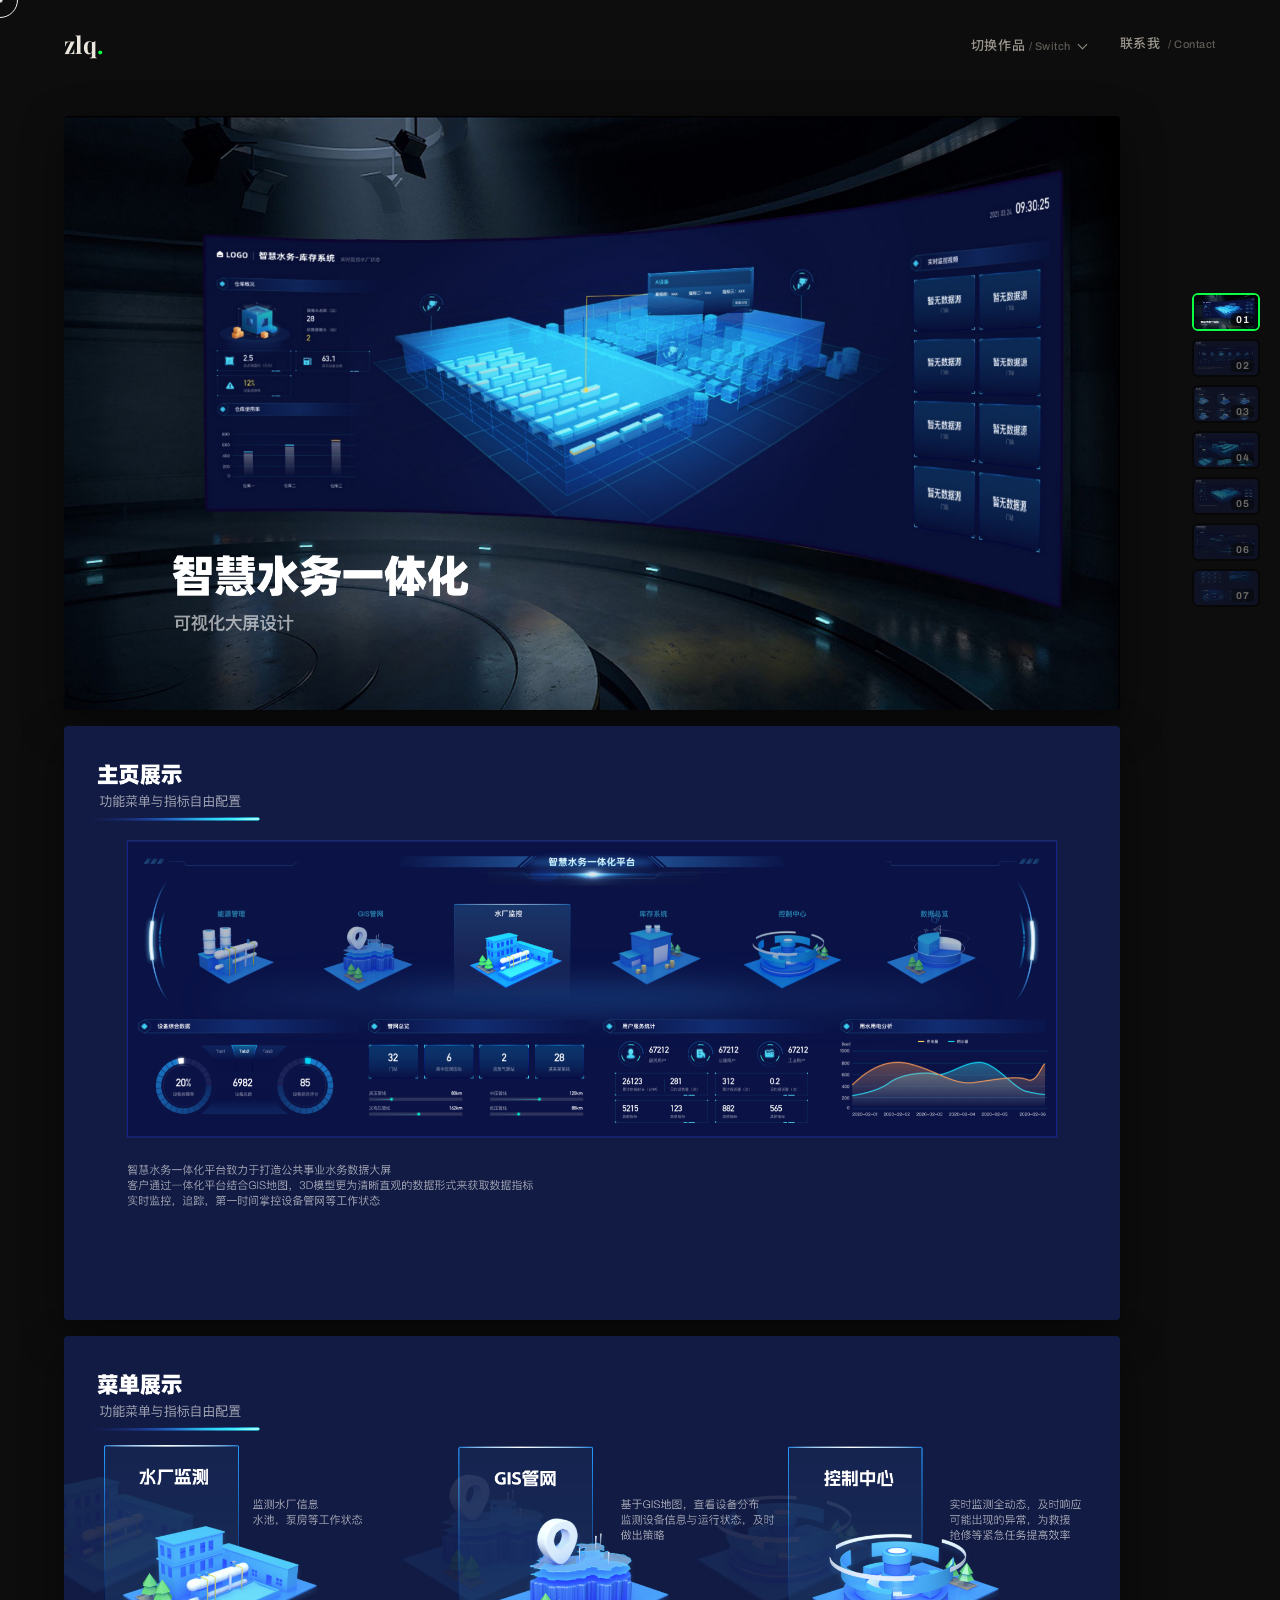
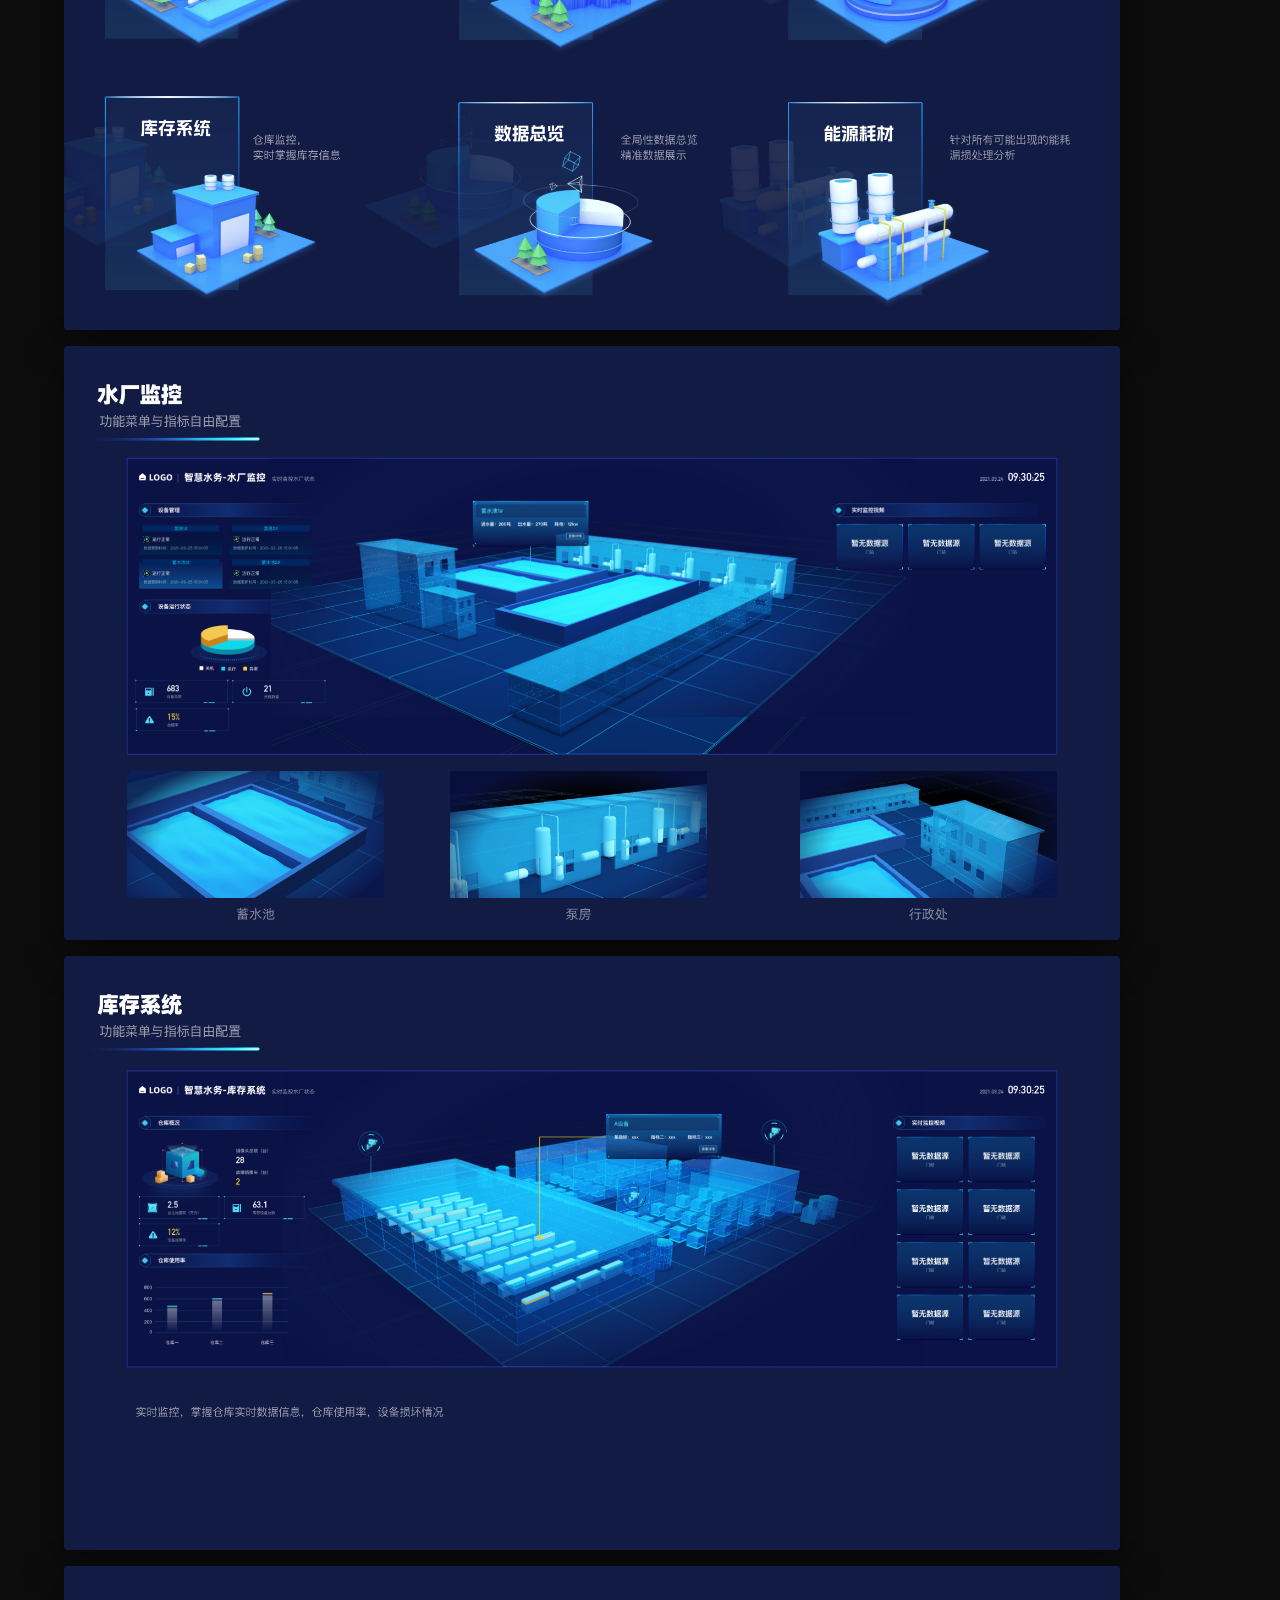
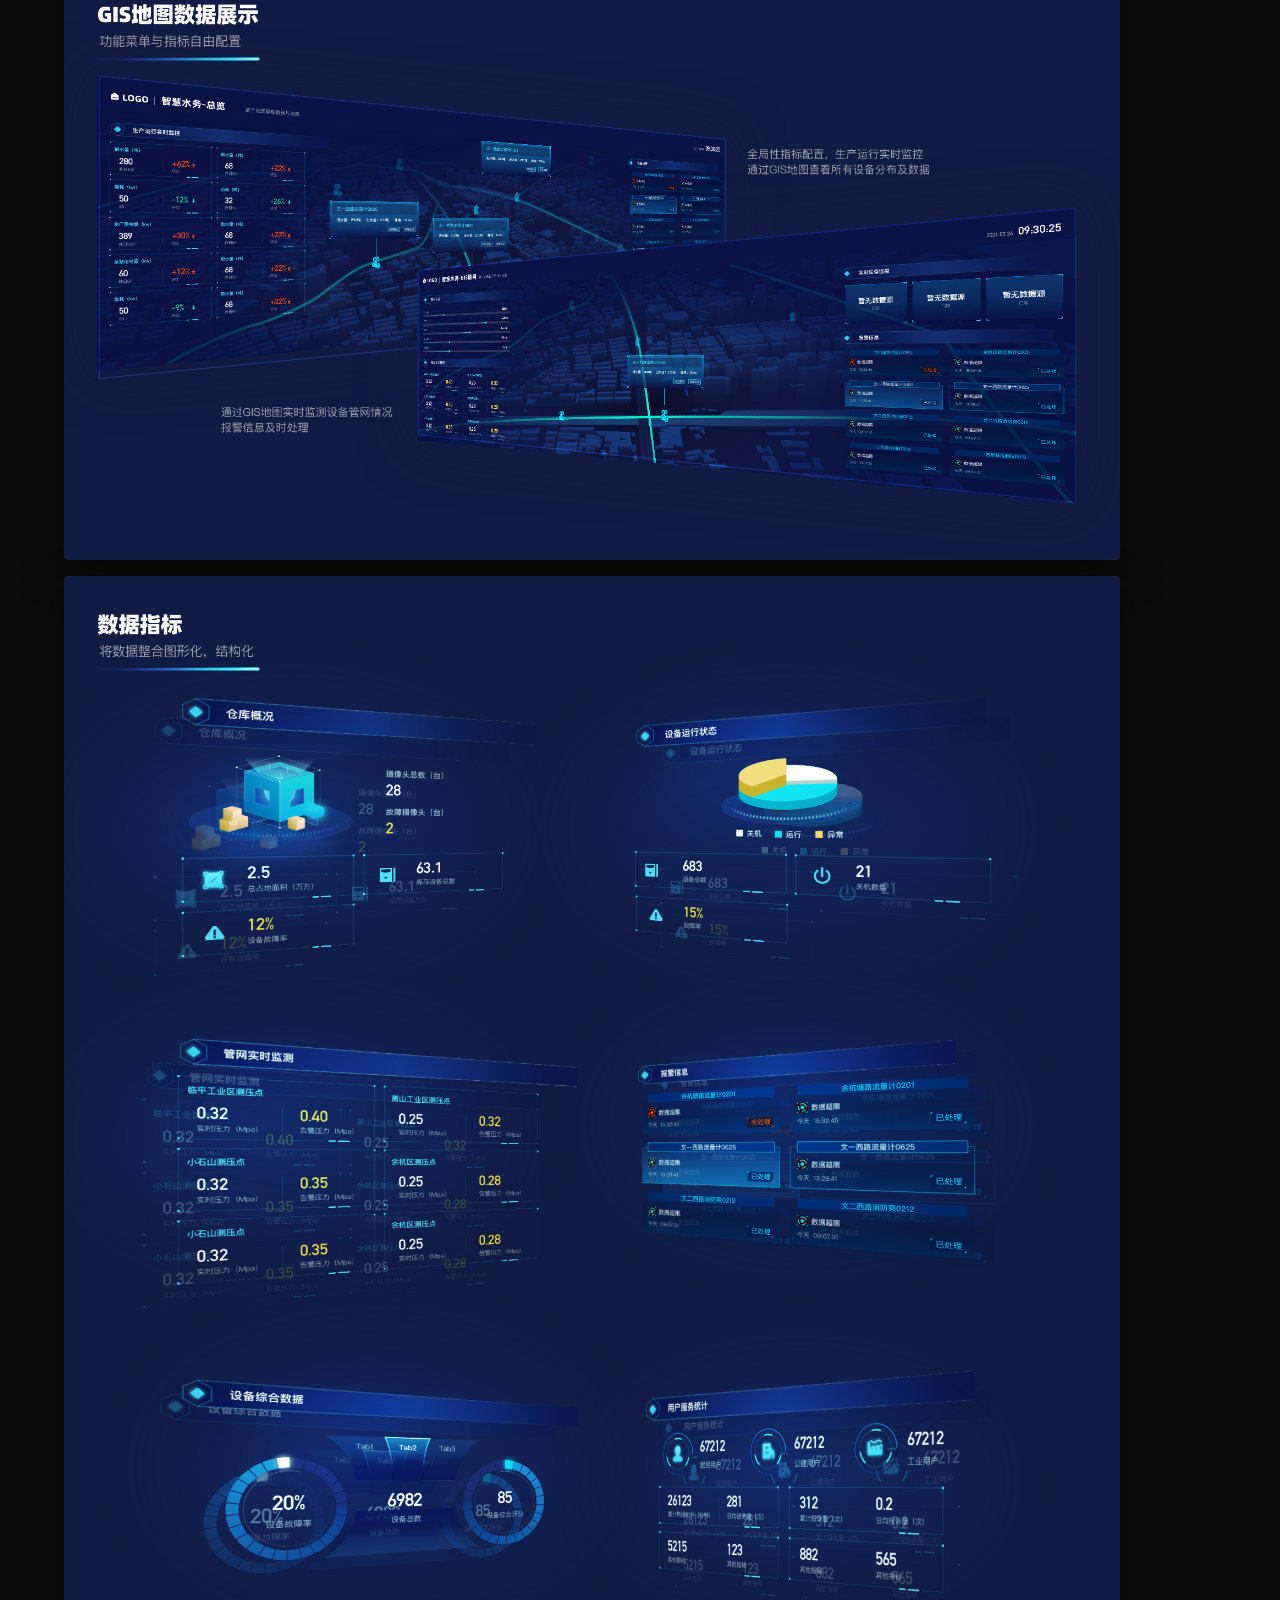
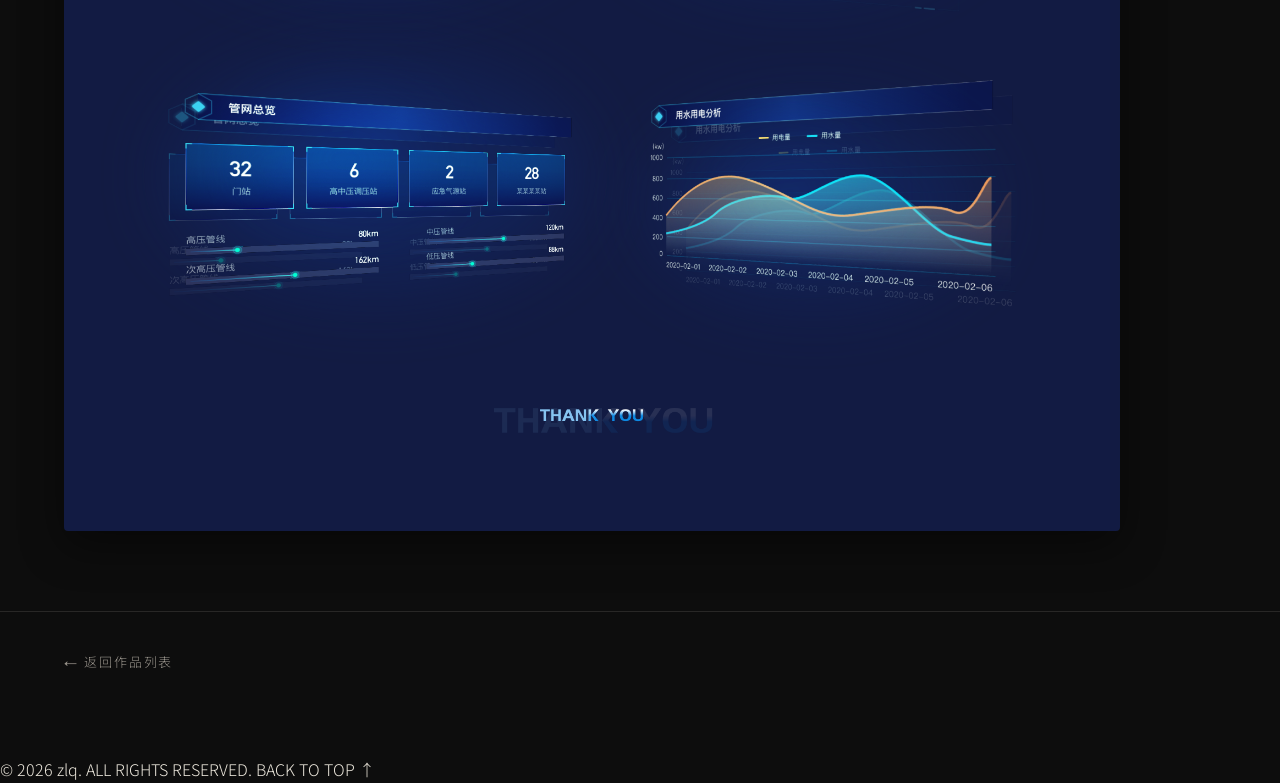
<file: portfolio/project-06.html>
<!DOCTYPE html>
<html lang="zh-CN">
<head>
  <meta charset="UTF-8" />
  <meta name="viewport" content="width=device-width, initial-scale=1.0" />
  <title>智慧水务一体化大屏 — zlq 作品集</title>
  <link rel="preconnect" href="https://fonts.googleapis.com" />
  <link rel="preconnect" href="https://fonts.gstatic.com" crossorigin />
  <link href="https://fonts.googleapis.com/css2?family=Playfair+Display:ital,wght@0,500;0,700;1,500;1,600&family=Archivo:wght@500;600;700;800;900&family=Noto+Serif+SC:wght@600;700;900&family=Noto+Sans+SC:wght@300;400;500&display=swap" rel="stylesheet" />
  <link rel="stylesheet" href="../assets/css/style.css" />
  <style>
    .p-pdf { max-width: 1600px; margin: 0 auto; padding: 116px var(--pad) 40px; }
    .p-pdf__page {
      width: 100%; height: auto; display: block;
      margin: 0 0 16px; background: #fff; border-radius: 4px;
      box-shadow: 0 14px 44px rgba(0,0,0,.45);
    }
    .p-pdf__page:last-child { margin-bottom: 0; }
    .p-back {
      max-width: 1600px; margin: 0 auto; padding: 36px var(--pad) 80px;
      border-top: 1px solid var(--line); margin-top: 40px;
      font-family: var(--sans); letter-spacing: .12em;
    }
    .p-back a { color: var(--muted); font-size: 13px; transition: color .3s; }
    .p-back a:hover { color: var(--ivory); }
        /* ===== 详情页导航：切换作品 + 联系我（文字样式对齐首页 nav__link） ===== */
    .nav__detail { display:flex; align-items:center; gap:34px; }
    .nav__switch { position:relative; }
    .nav__switch-btn, .nav__contact {
      font-family: var(--sans); font-size: 13px; font-weight: 500; color: var(--muted);
      letter-spacing: .04em; position: relative; padding: 4px 0;
      transition: color .3s; background: none; border: 0; cursor: pointer; text-decoration: none;
      display: inline-flex; align-items: center; gap: 8px;
    }
    .nav__switch-btn i, .nav__contact i { font-style: normal; color: var(--muted-2); font-size: 11px; }
    .nav__switch-btn::after, .nav__contact::after {
      content: ""; position: absolute; left: 0; bottom: 0; height: 1px; width: 0;
      background: var(--accent); transition: width .3s var(--ease);
    }
    .nav__switch-btn:hover, .nav__contact:hover,
    .nav__switch.is-open .nav__switch-btn { color: var(--ivory); }
    .nav__switch-btn:hover::after, .nav__contact:hover::after,
    .nav__switch.is-open .nav__switch-btn::after { width: 100%; }
    .nav__caret { width: 7px; height: 7px; border-right: 1.5px solid var(--muted); border-bottom: 1.5px solid var(--muted);
      transform: rotate(45deg); transition: transform .3s var(--ease); }
    .nav__switch.is-open .nav__caret { transform: rotate(-135deg); }
    /* 下拉浮层：复用第三屏作品集卡片视觉 */
    .nav__dropdown { position:absolute; top:calc(100% + 18px); right:0; width:auto; max-width:94vw; max-height:calc(100vh - 150px); overflow-y:auto;
      background:#111; border:1px solid var(--line); border-radius:18px; padding:14px;
      display:grid; grid-template-columns:repeat(4, 200px); gap:12px;
      opacity:0; visibility:hidden; transform:translateY(10px); z-index:60;
      transition:opacity .3s var(--ease), transform .3s var(--ease), visibility .3s;
      box-shadow:0 26px 64px rgba(0,0,0,.6); }
    .nav__switch:hover .nav__dropdown,
    .nav__switch.is-open .nav__dropdown { opacity:1; visibility:visible; transform:translateY(0); }
    .sw-card { display:block; border-radius:16px; overflow:hidden; position:relative;
      background:var(--surface); border:1px solid var(--line);
      box-shadow:0 18px 40px -24px rgba(0,0,0,.9); transition:border-color .3s, transform .3s; }
    .sw-card:hover { border-color:rgba(236,231,220,.4); transform:translateY(-3px); }
    .sw-card.is-current { border-color:var(--accent); box-shadow:0 0 0 1px var(--accent), 0 18px 40px -24px rgba(0,0,0,.9); }
    .sw-card__media { position:relative; width:200px; height:200px; background-size:cover; background-position:center; }
    .sw-card__media::before { content:""; position:absolute; inset:0; z-index:1;
      background:linear-gradient(180deg, transparent 42%, rgba(0,0,0,.74)); }
    .sw-card__media--01 { background-image:url("../assets/img/sw-1.jpg"); }
    .sw-card__media--02 { background-image:url("../assets/img/sw-2.jpg"); }
    .sw-card__media--03 { background-image:url("../assets/img/sw-3.jpg"); }
    .sw-card__media--04 { background-image:url("../assets/img/sw-4.jpg"); }
    .sw-card__media--05 { background-image:url("../assets/img/sw-5.jpg"); }
    .sw-card__media--06 { background-image:url("../assets/img/sw-6.jpg"); }
    .sw-card__media--07 { background-image:url("../assets/img/sw-7.jpg"); }
    .sw-card__tag { position:absolute; z-index:2; top:12px; left:14px;
      font-family:var(--sans); font-weight:800; font-size:13px; color:var(--ivory-2); letter-spacing:.12em; }
    .sw-card__label { position:absolute; z-index:2; left:14px; right:14px; bottom:12px;
      font-family:var(--sans); font-weight:800; font-size:13px; line-height:1.3;
      text-transform:uppercase; letter-spacing:.03em; color:var(--ivory); }
    .sw-card__label i { display:block; font-style:normal; font-weight:400; font-size:10px;
      color:var(--muted); letter-spacing:.06em; margin-top:3px; }
    @media (max-width:640px){
      .nav__detail { gap:20px; }
      .nav__dropdown { width:min(440px,94vw); grid-template-columns:repeat(2, 1fr); }
    .sw-card__media { width:100%; height:auto; aspect-ratio:1/1; }
    }
  
    /* ===== 详情页右侧缩略图导航 ===== */
    .p-rail { position: fixed; top: 50%; right: 16px; transform: translateY(-50%);
      display: flex; flex-direction: column; gap: 8px; z-index: 70;
      max-height: 80vh; overflow-y: auto; padding: 4px;
      scrollbar-width: thin; scrollbar-color: var(--line) transparent; }
    .p-rail::-webkit-scrollbar { width: 5px; }
    .p-rail::-webkit-scrollbar-thumb { background: var(--line); border-radius: 5px; }
    .p-rail__btn { position: relative; width: 68px; height: 38px; padding: 0;
      border: 2px solid transparent; border-radius: 6px; overflow: hidden; background: #000;
      cursor: pointer; opacity: .42; display: block;
      transition: opacity .3s var(--ease), border-color .3s var(--ease), transform .3s var(--ease); }
    .p-rail__btn img { width: 100%; height: 100%; object-fit: cover; display: block; }
    .p-rail__btn span { position: absolute; right: 4px; bottom: 3px;
      font-family: var(--sans); font-size: 10px; font-weight: 700; color: var(--ivory);
      background: rgba(0,0,0,.55); padding: 1px 5px; border-radius: 4px; letter-spacing: .04em; }
    .p-rail__btn:hover { opacity: .92; transform: translateX(-3px); }
    .p-rail__btn.is-active { opacity: 1; border-color: var(--accent); }
    @media (min-width: 1101px){
      .p-pdf, .p-back { padding-right: calc(var(--pad) + 96px); }
    }
    @media (max-width: 1100px){ .p-rail { display: none; } }
  </style>
</head>
<body>
  <!-- 右侧页面缩略图导航 -->
  <nav class="p-rail" id="pRail" aria-label="页面缩略图">
            <button class="p-rail__btn" type="button" data-target="page-01" aria-label="第 1 页"><img src="../assets/pdf/thumbs-06/page-01.jpg" alt="第 1 页缩略图"><span>01</span></button>
            <button class="p-rail__btn" type="button" data-target="page-02" aria-label="第 2 页"><img src="../assets/pdf/thumbs-06/page-02.jpg" alt="第 2 页缩略图"><span>02</span></button>
            <button class="p-rail__btn" type="button" data-target="page-03" aria-label="第 3 页"><img src="../assets/pdf/thumbs-06/page-03.jpg" alt="第 3 页缩略图"><span>03</span></button>
            <button class="p-rail__btn" type="button" data-target="page-04" aria-label="第 4 页"><img src="../assets/pdf/thumbs-06/page-04.jpg" alt="第 4 页缩略图"><span>04</span></button>
            <button class="p-rail__btn" type="button" data-target="page-05" aria-label="第 5 页"><img src="../assets/pdf/thumbs-06/page-05.jpg" alt="第 5 页缩略图"><span>05</span></button>
            <button class="p-rail__btn" type="button" data-target="page-06" aria-label="第 6 页"><img src="../assets/pdf/thumbs-06/page-06.jpg" alt="第 6 页缩略图"><span>06</span></button>
            <button class="p-rail__btn" type="button" data-target="page-07" aria-label="第 7 页"><img src="../assets/pdf/thumbs-06/page-07.jpg" alt="第 7 页缩略图"><span>07</span></button>
  </nav>

  <div class="cursor" id="cursor"></div>
  <div class="cursor-dot" id="cursorDot"></div>
  <div class="scroll-progress" id="scrollProgress"></div>
      <header class="nav is-scrolled" id="nav">
    <a href="../index.html" class="nav__logo" data-cursor="hover">zlq<span class="dot">.</span></a>
    <nav class="nav__detail">
      <div class="nav__switch" id="navSwitch">
        <button class="nav__switch-btn" type="button" data-cursor="hover" aria-expanded="false" aria-haspopup="true">
          <span>切换作品 <i>/ Switch</i></span>
          <span class="nav__caret" aria-hidden="true"></span>
        </button>
        <div class="nav__dropdown" id="workDropdown">
          <a class="sw-card" href="project-01.html" data-cursor="hover">
            <div class="sw-card__media sw-card__media--01">
              <span class="sw-card__tag">01</span>
              <span class="sw-card__label">ChatBI<i>AI+对话流数据分析</i></span>
            </div>
          </a>
          <a class="sw-card" href="project-02.html" data-cursor="hover">
            <div class="sw-card__media sw-card__media--02">
              <span class="sw-card__tag">02</span>
              <span class="sw-card__label">ChatBI 移动端<i>AI+对话流数据分析简易版</i></span>
            </div>
          </a>
          <a class="sw-card" href="project-03.html" data-cursor="hover">
            <div class="sw-card__media sw-card__media--03">
              <span class="sw-card__tag">03</span>
              <span class="sw-card__label">医疗智能审核系统<i>医疗审核+运营COP</i></span>
            </div>
          </a>
          <a class="sw-card" href="project-04.html" data-cursor="hover">
            <div class="sw-card__media sw-card__media--04">
              <span class="sw-card__tag">04</span>
              <span class="sw-card__label">小额快赔小程序<i>移动端小额快速理赔场景</i></span>
            </div>
          </a>
          <a class="sw-card" href="project-05.html" data-cursor="hover">
            <div class="sw-card__media sw-card__media--05">
              <span class="sw-card__tag">05</span>
              <span class="sw-card__label">海康online小程序<i>技术服务业务线</i></span>
            </div>
          </a>
          <a class="sw-card is-current" href="project-06.html" data-cursor="hover">
            <div class="sw-card__media sw-card__media--06">
              <span class="sw-card__tag">06</span>
              <span class="sw-card__label">智慧水务一体化大屏<i>G端公共事业大屏业务</i></span>
            </div>
          </a>
          <a class="sw-card" href="project-07.html" data-cursor="hover">
            <div class="sw-card__media sw-card__media--07">
              <span class="sw-card__tag">07</span>
              <span class="sw-card__label">动效、AIGC、插画等<i>其他能力</i></span>
            </div>
          </a>
        </div>
      </div>
      <a class="nav__contact" href="../index.html#contact" data-cursor="hover">联系我 <i>/ Contact</i></a>
    </nav>
  </header>
  <main>
    <div class="p-pdf">
      <img class="p-pdf__page" id="page-01" src="../assets/pdf/pages-06/page-01.png?v=309fc67f" alt="智慧水务一体化大屏 详情 第 1 页" loading="eager" />
      <img class="p-pdf__page" id="page-02" src="../assets/pdf/pages-06/page-02.png?v=309fc67f" alt="智慧水务一体化大屏 详情 第 2 页" loading="lazy" />
      <img class="p-pdf__page" id="page-03" src="../assets/pdf/pages-06/page-03.png?v=309fc67f" alt="智慧水务一体化大屏 详情 第 3 页" loading="lazy" />
      <img class="p-pdf__page" id="page-04" src="../assets/pdf/pages-06/page-04.png?v=309fc67f" alt="智慧水务一体化大屏 详情 第 4 页" loading="lazy" />
      <img class="p-pdf__page" id="page-05" src="../assets/pdf/pages-06/page-05.png?v=309fc67f" alt="智慧水务一体化大屏 详情 第 5 页" loading="lazy" />
      <img class="p-pdf__page" id="page-06" src="../assets/pdf/pages-06/page-06.png?v=309fc67f" alt="智慧水务一体化大屏 详情 第 6 页" loading="lazy" />
      <img class="p-pdf__page" id="page-07" src="../assets/pdf/pages-06/page-07.png?v=309fc67f" alt="智慧水务一体化大屏 详情 第 7 页" loading="lazy" />
    </div>
    <nav class="p-back">
      <a href="../index.html#work" data-cursor="hover">← 返回作品列表</a>
    </nav>
    <footer class="footer" style="max-width:1240px;">
      <span>© <span id="year"></span> zlq. ALL RIGHTS RESERVED.</span>
      <a href="../index.html#hero" data-cursor="hover">BACK TO TOP ↑</a>
    </footer>
  </main>
  <script src="../assets/js/main.js"></script>


  <script>
    (function () {
      var sw = document.getElementById('navSwitch');
      if (!sw) return;
      var btn = sw.querySelector('.nav__switch-btn');
      btn.addEventListener('click', function (e) {
        e.stopPropagation();
        var open = sw.classList.toggle('is-open');
        btn.setAttribute('aria-expanded', open ? 'true' : 'false');
      });
      document.addEventListener('click', function (e) {
        if (!sw.contains(e.target)) {
          sw.classList.remove('is-open');
          btn.setAttribute('aria-expanded', 'false');
        }
      });
      sw.addEventListener('mouseleave', function () {
        sw.classList.remove('is-open');
        btn.setAttribute('aria-expanded', 'false');
      });
    })();
  </script>


  <script>
    (function () {
      var pages = Array.prototype.slice.call(document.querySelectorAll('.p-pdf__page'));
      var btns = Array.prototype.slice.call(document.querySelectorAll('.p-rail__btn'));
      if (!pages.length || !btns.length) return;
      function setActive(i) {
        btns.forEach(function (b, idx) { b.classList.toggle('is-active', idx === i); });
        var cur = btns[i];
        if (cur) { cur.scrollIntoView({ block: 'nearest' }); }
      }
      setActive(0);
      var visible = new Set();
      var io = new IntersectionObserver(function (entries) {
        entries.forEach(function (e) {
          if (e.isIntersecting) visible.add(e.target); else visible.delete(e.target);
        });
        if (visible.size) {
          var center = window.innerHeight / 2, best = null, bestDist = Infinity;
          visible.forEach(function (t) {
            var r = t.getBoundingClientRect();
            var d = Math.abs((r.top + r.bottom) / 2 - center);
            if (d < bestDist) { bestDist = d; best = t; }
          });
          var i = pages.indexOf(best);
          if (i >= 0) setActive(i);
        }
      }, { rootMargin: '-20% 0px -20% 0px', threshold: 0 });
      pages.forEach(function (p) { io.observe(p); });
      btns.forEach(function (b) {
        b.addEventListener('click', function () {
          var t = document.getElementById(b.getAttribute('data-target'));
          if (t) t.scrollIntoView({ behavior: 'smooth', block: 'start' });
        });
      });
    })();
  </script>

</body>
</html>
</file>
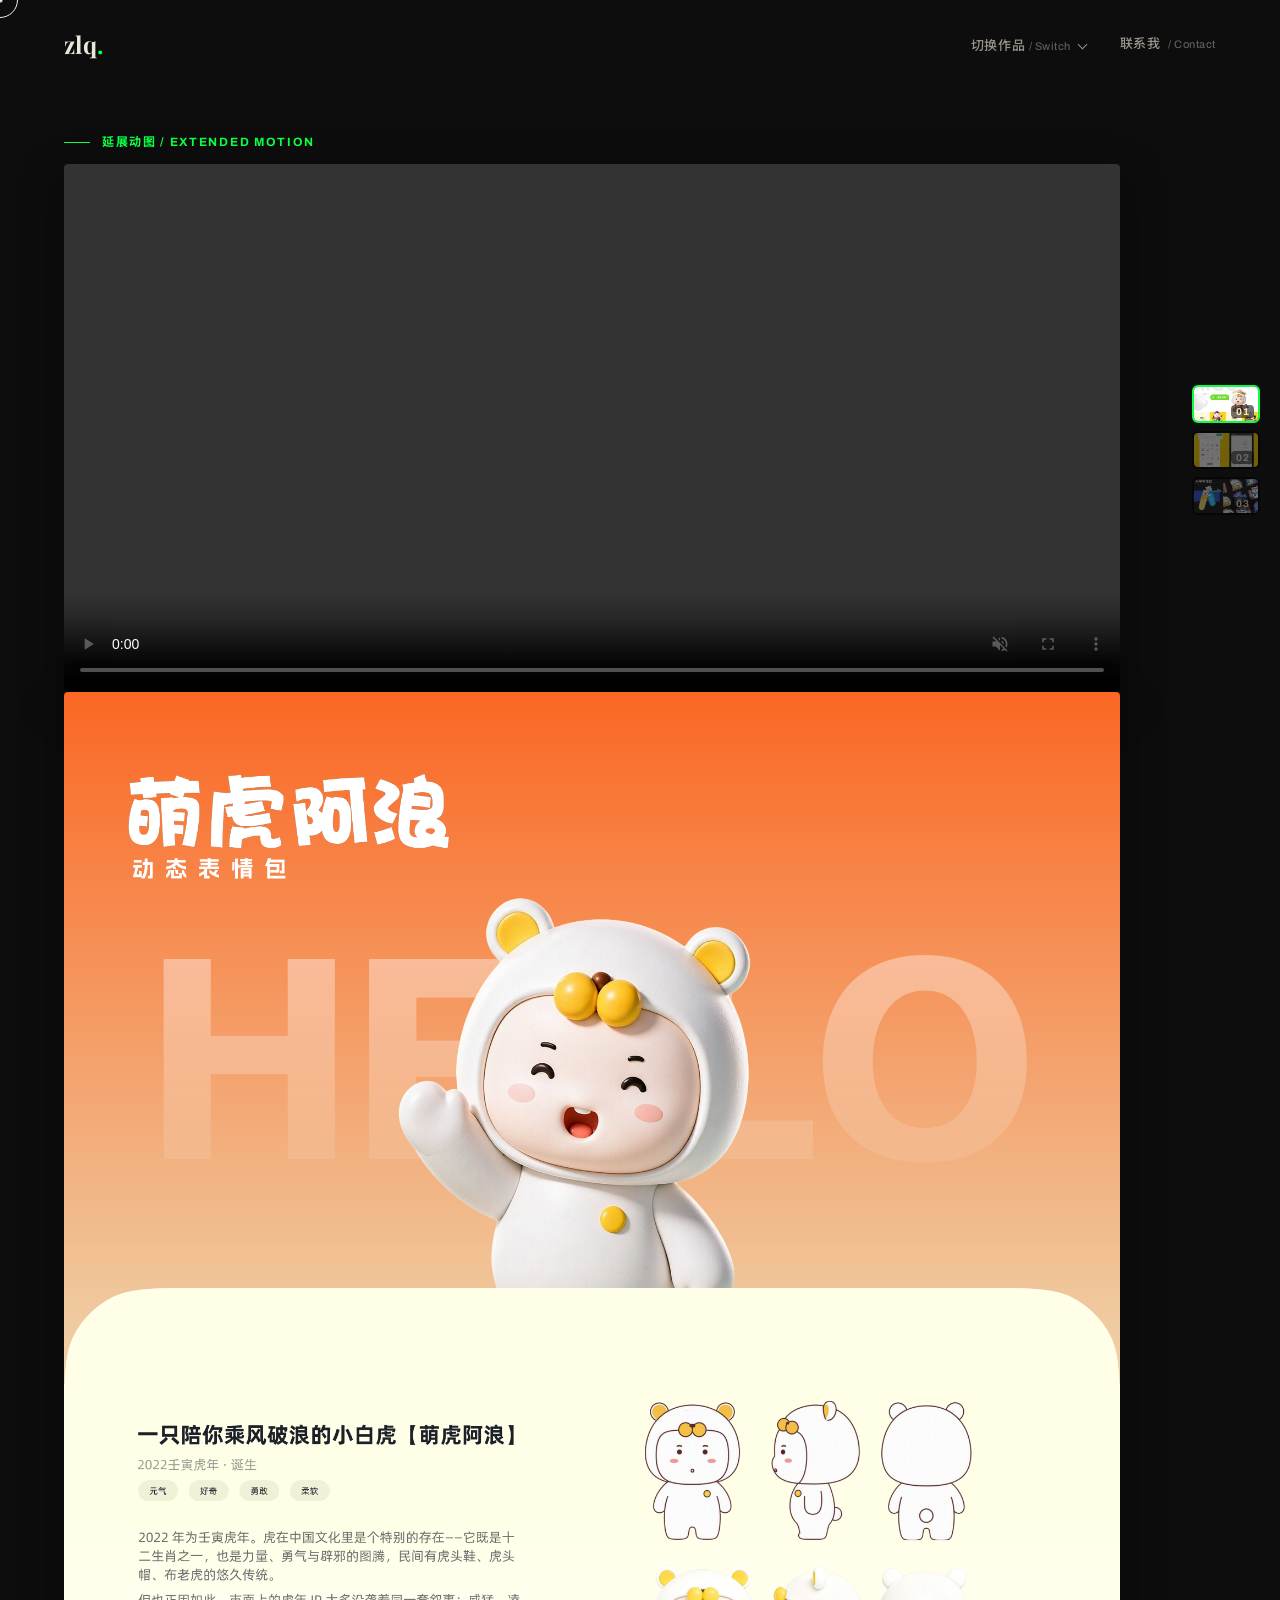
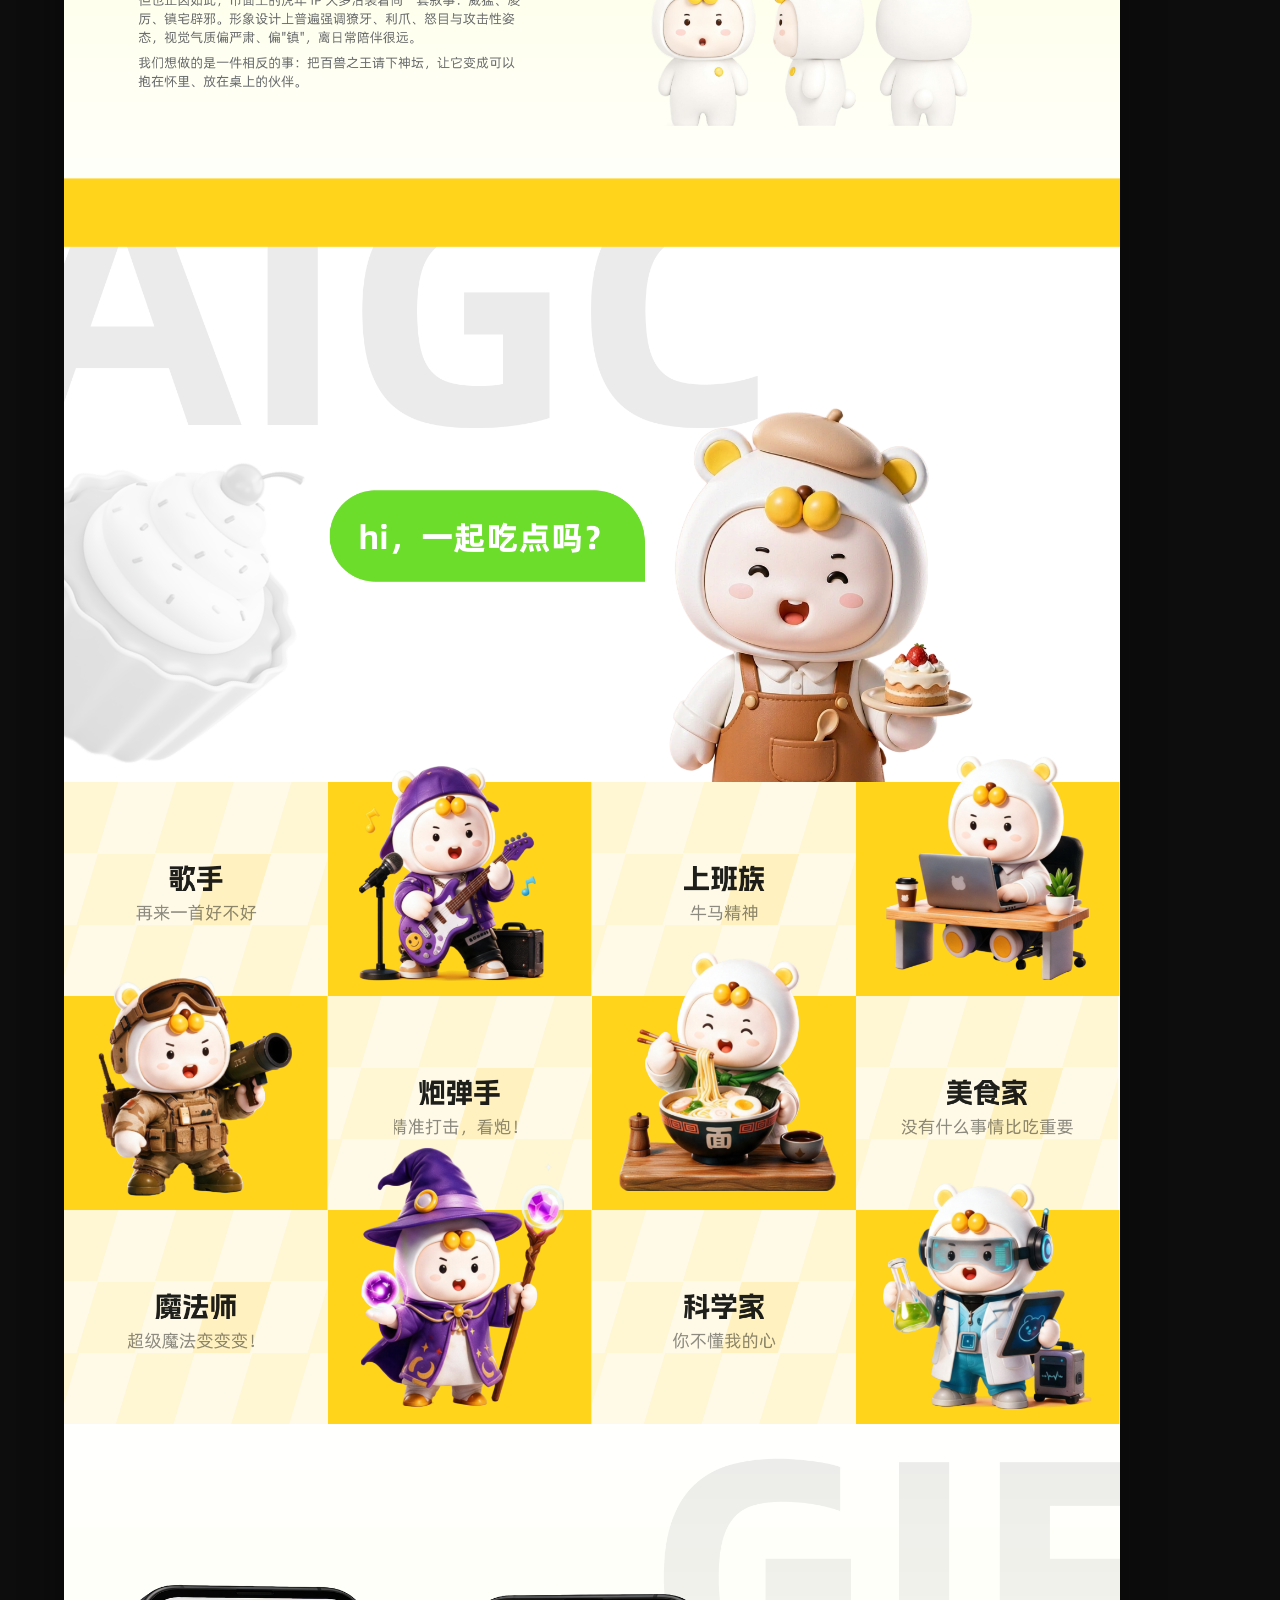
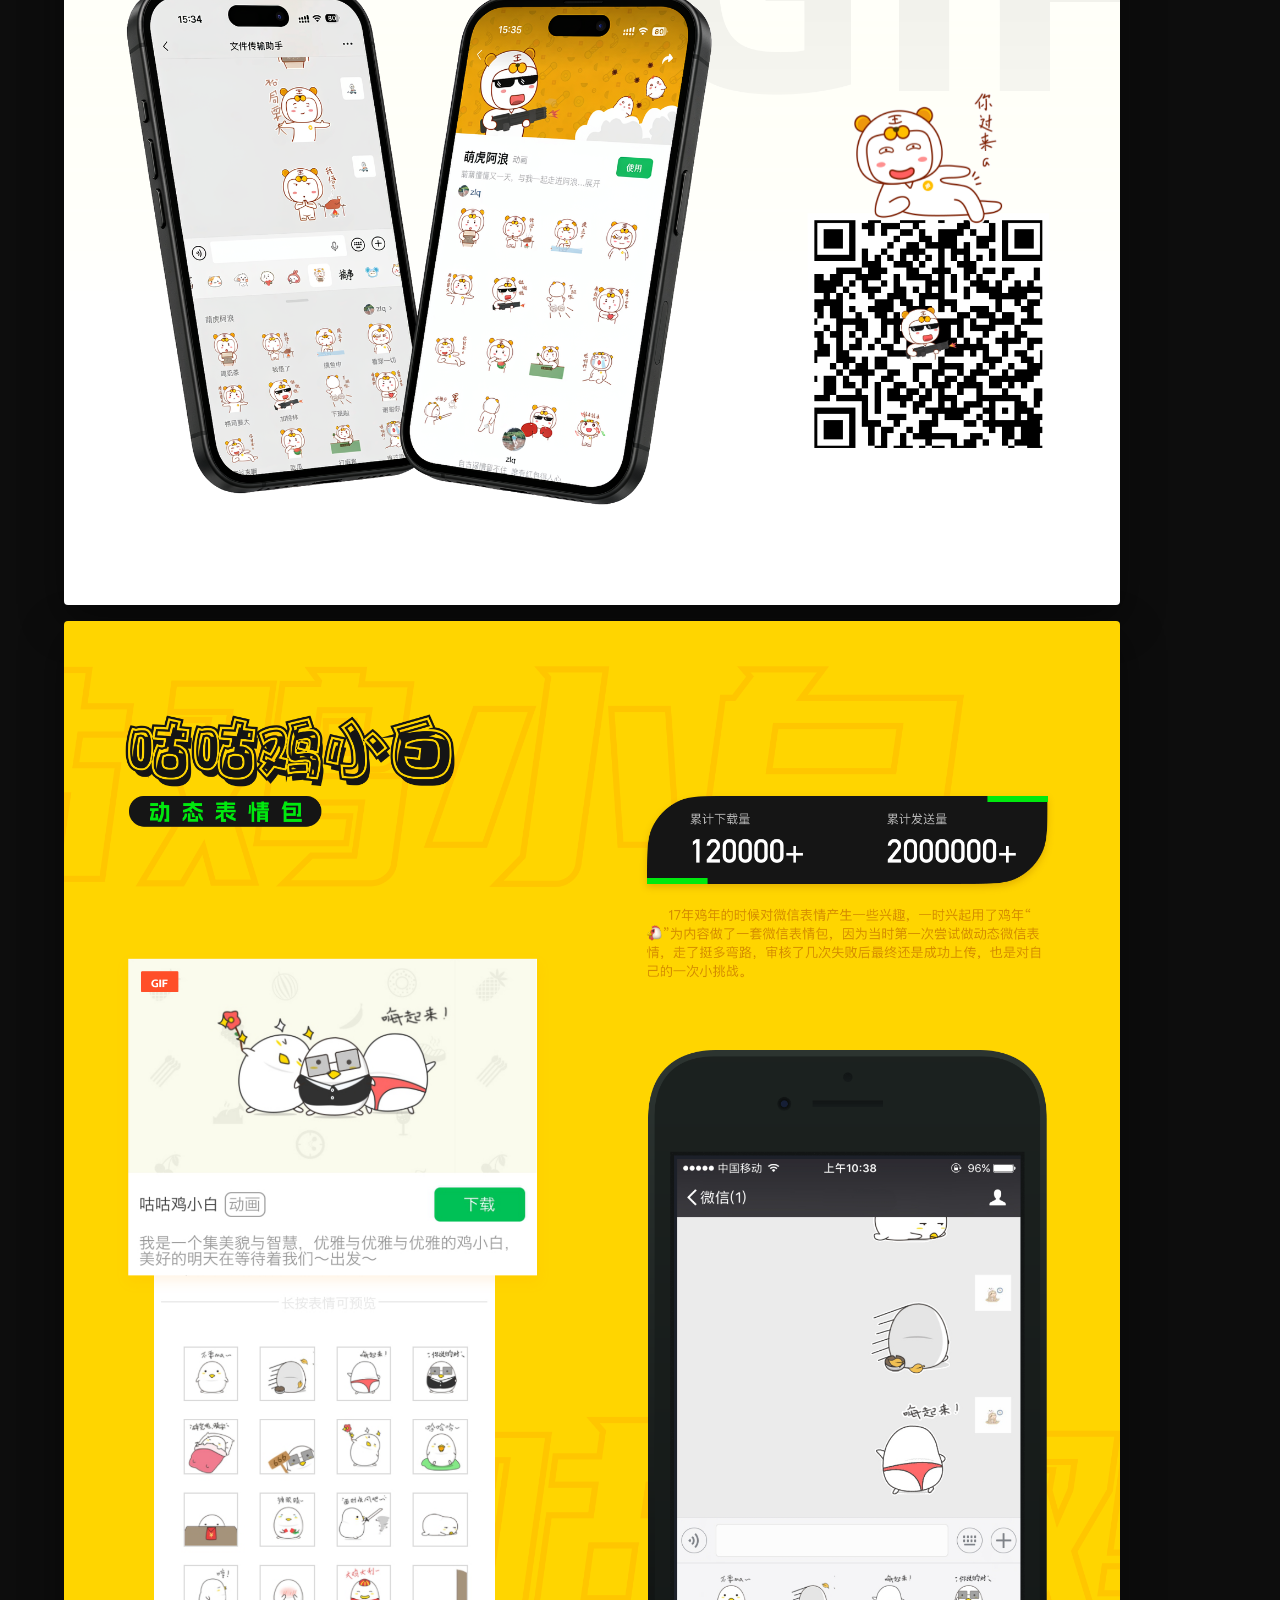
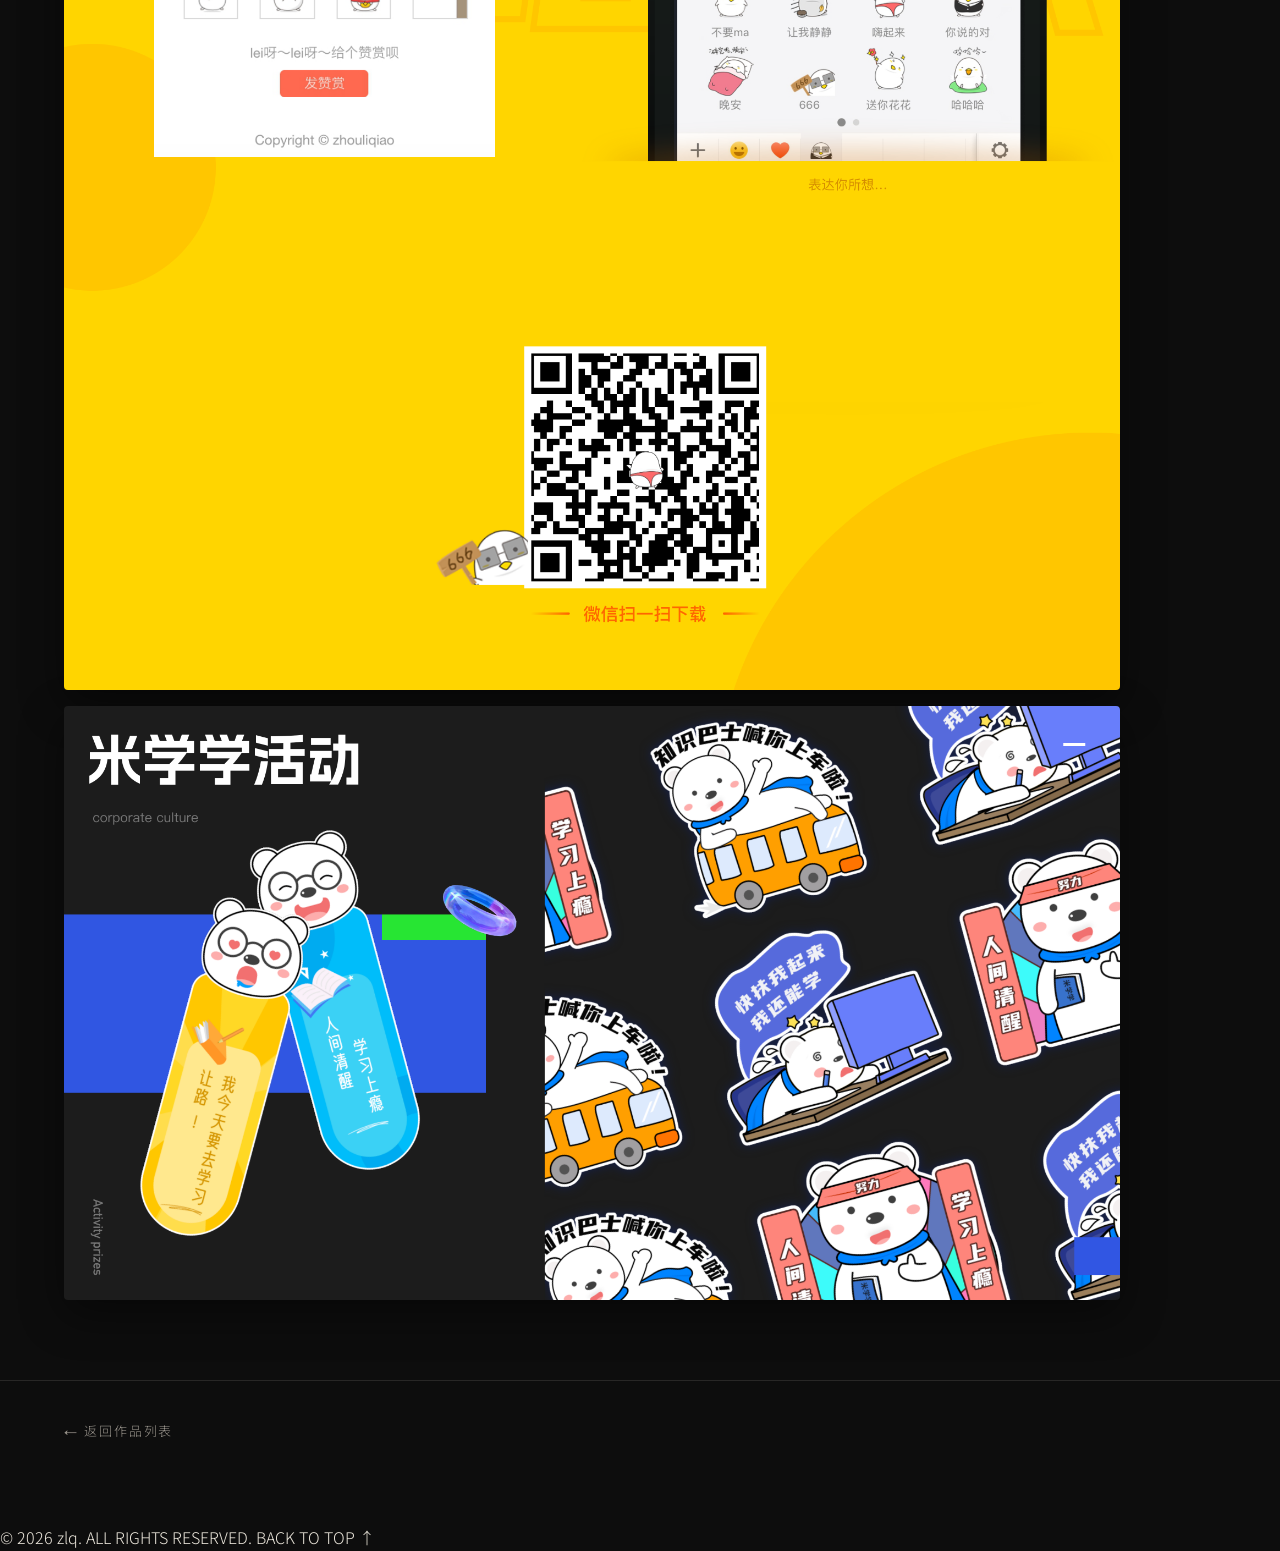
<file: portfolio/project-07.html>
<!DOCTYPE html>
<html lang="zh-CN" data-page-node-id="94nDvKgJfyK2NbZV5Mo43l">
<head data-page-node-id="eClCJYmHIe0O68hi8yMGOR">
  <meta charset="UTF-8" data-page-node-id="TAIxCrchzC9SqZJft79BEx" />
  <meta name="viewport" content="width=device-width, initial-scale=1.0" data-page-node-id="X5UPWElv7xMzBYKMBo5CCD" />
  <title>动效、AIGC、插画等 — zlq 作品集</title>
  <link rel="preconnect" href="https://fonts.googleapis.com" data-page-node-id="XeJhDI71sl45OeYZcgLDYS" />
  <link rel="preconnect" href="https://fonts.gstatic.com" crossorigin data-page-node-id="OY9xyJ0ZRokiz79hbfHPaa" />
  <link href="https://fonts.googleapis.com/css2?family=Playfair+Display:ital,wght@0,500;0,700;1,500;1,600&family=Archivo:wght@500;600;700;800;900&family=Noto+Serif+SC:wght@600;700;900&family=Noto+Sans+SC:wght@300;400;500&display=swap" rel="stylesheet" data-page-node-id="Zwg3dObODHw0CR75AsM5rl" />
  <link rel="stylesheet" href="../assets/css/style.css" data-page-node-id="0NtMxqrVibfADw1ScMtm4V" />
  <style>
    .p-pdf { max-width: 1600px; margin: 0 auto; padding: 116px var(--pad) 40px; }
    .p-pdf__page {
      width: 100%; height: auto; display: block;
      margin: 0 0 16px; background: #fff; border-radius: 4px;
      box-shadow: 0 14px 44px rgba(0,0,0,.45);
    }
    .p-pdf__page:last-child { margin-bottom: 0; }
    .p-back {
      max-width: 1600px; margin: 0 auto; padding: 36px var(--pad) 80px;
      border-top: 1px solid var(--line); margin-top: 40px;
      font-family: var(--sans); letter-spacing: .12em;
    }
    .p-back a { color: var(--muted); font-size: 13px; transition: color .3s; }
    .p-back a:hover { color: var(--ivory); }
        /* ===== 详情页导航：切换作品 + 联系我（文字样式对齐首页 nav__link） ===== */
    .nav__detail { display:flex; align-items:center; gap:34px; }
    .nav__switch { position:relative; }
    .nav__switch-btn, .nav__contact {
      font-family: var(--sans); font-size: 13px; font-weight: 500; color: var(--muted);
      letter-spacing: .04em; position: relative; padding: 4px 0;
      transition: color .3s; background: none; border: 0; cursor: pointer; text-decoration: none;
      display: inline-flex; align-items: center; gap: 8px;
    }
    .nav__switch-btn i, .nav__contact i { font-style: normal; color: var(--muted-2); font-size: 11px; }
    .nav__switch-btn::after, .nav__contact::after {
      content: ""; position: absolute; left: 0; bottom: 0; height: 1px; width: 0;
      background: var(--accent); transition: width .3s var(--ease);
    }
    .nav__switch-btn:hover, .nav__contact:hover,
    .nav__switch.is-open .nav__switch-btn { color: var(--ivory); }
    .nav__switch-btn:hover::after, .nav__contact:hover::after,
    .nav__switch.is-open .nav__switch-btn::after { width: 100%; }
    .nav__caret { width: 7px; height: 7px; border-right: 1.5px solid var(--muted); border-bottom: 1.5px solid var(--muted);
      transform: rotate(45deg); transition: transform .3s var(--ease); }
    .nav__switch.is-open .nav__caret { transform: rotate(-135deg); }
    /* 下拉浮层：复用第三屏作品集卡片视觉 */
    .nav__dropdown { position:absolute; top:calc(100% + 18px); right:0; width:auto; max-width:94vw; max-height:calc(100vh - 150px); overflow-y:auto;
      background:#111; border:1px solid var(--line); border-radius:18px; padding:14px;
      display:grid; grid-template-columns:repeat(4, 200px); gap:12px;
      opacity:0; visibility:hidden; transform:translateY(10px); z-index:60;
      transition:opacity .3s var(--ease), transform .3s var(--ease), visibility .3s;
      box-shadow:0 26px 64px rgba(0,0,0,.6); }
    .nav__switch:hover .nav__dropdown,
    .nav__switch.is-open .nav__dropdown { opacity:1; visibility:visible; transform:translateY(0); }
    .sw-card { display:block; border-radius:16px; overflow:hidden; position:relative;
      background:var(--surface); border:1px solid var(--line);
      box-shadow:0 18px 40px -24px rgba(0,0,0,.9); transition:border-color .3s, transform .3s; }
    .sw-card:hover { border-color:rgba(236,231,220,.4); transform:translateY(-3px); }
    .sw-card.is-current { border-color:var(--accent); box-shadow:0 0 0 1px var(--accent), 0 18px 40px -24px rgba(0,0,0,.9); }
    .sw-card__media { position:relative; width:200px; height:200px; background-size:cover; background-position:center; }
    .sw-card__media::before { content:""; position:absolute; inset:0; z-index:1;
      background:linear-gradient(180deg, transparent 42%, rgba(0,0,0,.74)); }
    .sw-card__media--01 { background-image:url("../assets/img/sw-1.jpg"); }
    .sw-card__media--02 { background-image:url("../assets/img/sw-2.jpg"); }
    .sw-card__media--03 { background-image:url("../assets/img/sw-3.jpg"); }
    .sw-card__media--04 { background-image:url("../assets/img/sw-4.jpg"); }
    .sw-card__media--05 { background-image:url("../assets/img/sw-5.jpg"); }
    .sw-card__media--06 { background-image:url("../assets/img/sw-6.jpg"); }
    .sw-card__media--07 { background-image:url("../assets/img/sw-7.jpg"); }
    .sw-card__tag { position:absolute; z-index:2; top:12px; left:14px;
      font-family:var(--sans); font-weight:800; font-size:13px; color:var(--ivory-2); letter-spacing:.12em; }
    .sw-card__label { position:absolute; z-index:2; left:14px; right:14px; bottom:12px;
      font-family:var(--sans); font-weight:800; font-size:13px; line-height:1.3;
      text-transform:uppercase; letter-spacing:.03em; color:var(--ivory); }
    .sw-card__label i { display:block; font-style:normal; font-weight:400; font-size:10px;
      color:var(--muted); letter-spacing:.06em; margin-top:3px; }
    @media (max-width:640px){
      .nav__detail { gap:20px; }
      .nav__dropdown { width:min(440px,94vw); grid-template-columns:repeat(2, 1fr); }
    .sw-card__media { width:100%; height:auto; aspect-ratio:1/1; }
    }
  
    /* ===== 详情页右侧缩略图导航 ===== */
    .p-rail { position: fixed; top: 50%; right: 16px; transform: translateY(-50%);
      display: flex; flex-direction: column; gap: 8px; z-index: 70;
      max-height: 80vh; overflow-y: auto; padding: 4px;
      scrollbar-width: thin; scrollbar-color: var(--line) transparent; }
    .p-rail::-webkit-scrollbar { width: 5px; }
    .p-rail::-webkit-scrollbar-thumb { background: var(--line); border-radius: 5px; }
    .p-rail__btn { position: relative; width: 68px; height: 38px; padding: 0;
      border: 2px solid transparent; border-radius: 6px; overflow: hidden; background: #000;
      cursor: pointer; opacity: .42; display: block;
      transition: opacity .3s var(--ease), border-color .3s var(--ease), transform .3s var(--ease); }
    .p-rail__btn img { width: 100%; height: 100%; object-fit: cover; display: block; }
    .p-rail__btn span { position: absolute; right: 4px; bottom: 3px;
      font-family: var(--sans); font-size: 10px; font-weight: 700; color: var(--ivory);
      background: rgba(0,0,0,.55); padding: 1px 5px; border-radius: 4px; letter-spacing: .04em; }
    .p-rail__btn:hover { opacity: .92; transform: translateX(-3px); }
    .p-rail__btn.is-active { opacity: 1; border-color: var(--accent); }
    @media (min-width: 1101px){
      .p-pdf, .p-back { padding-right: calc(var(--pad) + 96px); }
    }
    @media (max-width: 1100px){ .p-rail { display: none; } }

    /* ===== 详情页：作品视频展示（延展动图） ===== */
    .p-video { margin: 16px 0 0; }
    .p-video__label {
      font-family: var(--sans); font-size: 12px; font-weight: 700;
      letter-spacing: .14em; text-transform: uppercase; color: var(--accent);
      margin: 10px 0 12px; display: flex; align-items: center; gap: 12px;
    }
    .p-video__label::before {
      content: ""; width: 26px; height: 1px; background: var(--accent); display: inline-block;
    }
    .p-video__frame {
      width: 100%; height: auto; display: block; background: #000;
      border-radius: 4px; box-shadow: 0 14px 44px rgba(0,0,0,.45);
    }
  </style>
</head>
<body data-page-node-id="reMf33s9cj7M8hRHXoAXaV">
  <!-- 右侧页面缩略图导航 -->
  <nav class="p-rail" id="pRail" aria-label="页面缩略图" data-page-node-id="XoWPN2V4UzadxthbQIHxZV">
            <button class="p-rail__btn" type="button" data-target="page-01" aria-label="第 1 页" data-page-node-id="IYi3VzUvCXENCP7z8KKy1A"><img src="../assets/pdf/thumbs-07/page-01.jpg" alt="第 1 页缩略图" data-page-node-id="Ne83Ian0sJTILx40gOqqKd"><span data-page-node-id="C1QwvBy0jZ2xu8KOxXgKiZ">01</span></button>
            <button class="p-rail__btn" type="button" data-target="page-02" aria-label="第 2 页" data-page-node-id="SEi31m1rrEXmdDQuPZZbjn"><img src="../assets/pdf/thumbs-07/page-02.jpg" alt="第 2 页缩略图" data-page-node-id="dwcXwa2eUYcoJr1quXNdhv"><span data-page-node-id="HJLO8QNx4KXChsB27CxaFQ">02</span></button>
            <button class="p-rail__btn" type="button" data-target="page-03" aria-label="第 3 页" data-page-node-id="uumZi1vpYhxjodRt4ov2Fj"><img src="../assets/pdf/thumbs-07/page-03.jpg" alt="第 3 页缩略图" data-page-node-id="V3pUdHFVZPCgMQ4gJlLeqV"><span data-page-node-id="MNFd9NBZrPBkS7qD2lzPIj">03</span></button>
  </nav>

  <div class="cursor" id="cursor" data-page-node-id="6GkliRb7L4DFFhbUDaytJn"></div>
  <div class="cursor-dot" id="cursorDot" data-page-node-id="67ooUWvk3BvpsamzYrVhTv"></div>
  <div class="scroll-progress" id="scrollProgress" data-page-node-id="9Kqgmp7j2doCMghNozOc1m"></div>
      <header class="nav is-scrolled" id="nav" data-page-node-id="81XVE4x3dSp628VazyKeJh">
    <a href="../index.html" class="nav__logo" data-cursor="hover" data-page-node-id="IjLFpMzQUe81zQT7vXNGzL">zlq<span class="dot" data-page-node-id="uhXO8FtvRACGeDV5wjjVLe">.</span></a>
    <nav class="nav__detail" data-page-node-id="QZECOxQt7rKR06Mj9M1Ml2">
      <div class="nav__switch" id="navSwitch" data-page-node-id="Dq36HowDbsRRyC3ls3uo4z">
        <button class="nav__switch-btn" type="button" data-cursor="hover" aria-expanded="false" aria-haspopup="true" data-page-node-id="T50Wi4JBgcUG6Z4GJfY16P">
          <span data-page-node-id="1XCVnr5Z7OYWX94mjkviG8">切换作品 <i data-page-node-id="pLNHD3j9FnWEisDOkyjT0B">/ Switch</i></span>
          <span class="nav__caret" aria-hidden="true" data-page-node-id="JVk7LfcRVNMXAZMWtIzHEG"></span>
        </button>
        <div class="nav__dropdown" id="workDropdown" data-page-node-id="I4bYorATpHPRWxXqHpDQCY">
          <a class="sw-card" href="project-01.html" data-cursor="hover" data-page-node-id="zTE6X87h9B6MHLbM1Xi3lO">
            <div class="sw-card__media sw-card__media--01" data-page-node-id="6g8HaKiq4LkEf5ZQTsJKg3">
              <span class="sw-card__tag" data-page-node-id="zo71NuPbNVNRhAToOorszT">01</span>
              <span class="sw-card__label" data-page-node-id="32DeGb7KNQMrWYiFoPMxCH">ChatBI<i data-page-node-id="rRzIfBuVulDB0lU8TsnDVz">AI+对话流数据分析</i></span>
            </div>
          </a>
          <a class="sw-card" href="project-02.html" data-cursor="hover" data-page-node-id="TMwOubVQ2ejj7lNnHdQL6b">
            <div class="sw-card__media sw-card__media--02" data-page-node-id="6PGDR02fKakjb44h8FwAuB">
              <span class="sw-card__tag" data-page-node-id="p5iPyBzf3I2yIaKLaMlDCm">02</span>
              <span class="sw-card__label" data-page-node-id="tATwJ9aPURApGHmnIJWEAr">ChatBI 移动端<i data-page-node-id="BMnzKUrEZyYHkUMVLk1JWP">AI+对话流数据分析简易版</i></span>
            </div>
          </a>
          <a class="sw-card" href="project-03.html" data-cursor="hover" data-page-node-id="7aYQoYrdYyaAiNcFxnSStk">
            <div class="sw-card__media sw-card__media--03" data-page-node-id="b8zM7JYskla4ptO5I39CHe">
              <span class="sw-card__tag" data-page-node-id="gg1SNpEF4tPKNvBnu25DgX">03</span>
              <span class="sw-card__label" data-page-node-id="ryUgdnhvZEdpVWot8F8xAY">医疗智能审核系统<i data-page-node-id="ouwQhSS7jONjGLf4lA14N5">医疗审核+运营COP</i></span>
            </div>
          </a>
          <a class="sw-card" href="project-04.html" data-cursor="hover" data-page-node-id="8dRHUy1RxiGcyXgTecjGRm">
            <div class="sw-card__media sw-card__media--04" data-page-node-id="467LSUQZsDS2KsPN17KtmO">
              <span class="sw-card__tag" data-page-node-id="q0bh1OJeH4fAmHAtJlEszq">04</span>
              <span class="sw-card__label" data-page-node-id="oGVl01PmIZsHU1FoRUw3l4">小额快赔小程序<i data-page-node-id="2S6onw3xr9akqU74Ui5p59">移动端小额快速理赔场景</i></span>
            </div>
          </a>
          <a class="sw-card" href="project-05.html" data-cursor="hover" data-page-node-id="B1QuOO9HC1K3J8qMrCI5hX">
            <div class="sw-card__media sw-card__media--05" data-page-node-id="uHQ5jGf7GBJfjpa14uKmfc">
              <span class="sw-card__tag" data-page-node-id="ml5GEBPZdZR3hsTz6cVolT">05</span>
              <span class="sw-card__label" data-page-node-id="myJIp4i5WJvcrJRExoub7L">海康online小程序<i data-page-node-id="pYSZKpsxkRktVKL5iDsZUc">技术服务业务线</i></span>
            </div>
          </a>
          <a class="sw-card" href="project-06.html" data-cursor="hover" data-page-node-id="NR7ZQC1OQJqhmxDPFTocQr">
            <div class="sw-card__media sw-card__media--06" data-page-node-id="Iw0qgAnhBcgC0lwCDuMnhK">
              <span class="sw-card__tag" data-page-node-id="H5sXeD5pA3ObDT1hXIUws5">06</span>
              <span class="sw-card__label" data-page-node-id="jhRTcUEQ2FI3oDEBQd0hYE">智慧水务一体化大屏<i data-page-node-id="Yk495BdqdhjdqW7bDT4rfK">G端公共事业大屏业务</i></span>
            </div>
          </a>
          <a class="sw-card is-current" href="project-07.html" data-cursor="hover" data-page-node-id="OXAwJjUqbAOYLL2msfFKrY">
            <div class="sw-card__media sw-card__media--07" data-page-node-id="8xHHu733GcOKQg4w7OlAZR">
              <span class="sw-card__tag" data-page-node-id="ekIA8khS6n359gMCquaUBk">07</span>
              <span class="sw-card__label" data-page-node-id="M0SKDDWqaPwt9twYnoXu02">动效、AIGC、插画等<i data-page-node-id="qwqktB02yzZC3MXRJdWrxt">其他能力</i></span>
            </div>
          </a>
        </div>
      </div>
      <a class="nav__contact" href="../index.html#contact" data-cursor="hover" data-page-node-id="ZpymyKZjHxsnReQefDKhUB">联系我 <i data-page-node-id="Hqu658ZjnFkgFJSXUaAUvR">/ Contact</i></a>
    </nav>
  </header>
  <main data-page-node-id="qQzwW1n8bwURlxPrptRc4o">
    <div class="p-pdf" data-page-node-id="1imDz8dURmLAMPIxXR3lS4">
      <div class="p-video" data-page-node-id="kJm33iKZvn7Fc33DrfCQ09">
        <div class="p-video__label" data-page-node-id="bMUWN8JkYHKk66L7CY03lr">延展动图 / Extended Motion</div>
        <video class="p-video__frame" src="../assets/video/project-07-extended.mp4"
               controls loop muted playsinline preload="metadata" data-page-node-id="WHSNe1uvlfqiAFezuZTElx"></video>
      </div>
      <img class="p-pdf__page" id="page-01" src="../assets/pdf/pages-07/page-01.png?v=273df401" alt="动效、AIGC、插画等 详情 第 1 页" loading="eager" data-page-node-id="rTUTAibum5sH02q5Vzrbkx" />
      <img class="p-pdf__page" id="page-02" src="../assets/pdf/pages-07/page-02.png?v=273df401" alt="动效、AIGC、插画等 详情 第 2 页" loading="lazy" data-page-node-id="RFe9Z4lxPaXH7oJjibZuXP" />
      <img class="p-pdf__page" id="page-03" src="../assets/pdf/pages-07/page-03.png?v=273df401" alt="动效、AIGC、插画等 详情 第 3 页" loading="lazy" data-page-node-id="zvbBwetJG5SylfTDEqQD0q" />
    </div>
    <nav class="p-back" data-page-node-id="QrYXNNumGBZs1g1LtkI1OK">
      <a href="../index.html#work" data-cursor="hover" data-page-node-id="AFdb97BdYV2tvC441wC9Lo">← 返回作品列表</a>
    </nav>
    <footer class="footer" style="max-width:1240px;" data-page-node-id="7iVkjF0SYRZjBWXwFUM0dA">
      <span data-page-node-id="dz8Yw9QEKcjqyy0aQwakOx">© <span id="year" data-page-node-id="VMYKNBsmxLqwK9O67LyK7E"></span> zlq. ALL RIGHTS RESERVED.</span>
      <a href="../index.html#hero" data-cursor="hover" data-page-node-id="LQEPGXoqIEqTDJIR0cz9LQ">BACK TO TOP ↑</a>
    </footer>
  </main>
  <script src="../assets/js/main.js"></script>


  <script>
    (function () {
      var sw = document.getElementById('navSwitch');
      if (!sw) return;
      var btn = sw.querySelector('.nav__switch-btn');
      btn.addEventListener('click', function (e) {
        e.stopPropagation();
        var open = sw.classList.toggle('is-open');
        btn.setAttribute('aria-expanded', open ? 'true' : 'false');
      });
      document.addEventListener('click', function (e) {
        if (!sw.contains(e.target)) {
          sw.classList.remove('is-open');
          btn.setAttribute('aria-expanded', 'false');
        }
      });
      sw.addEventListener('mouseleave', function () {
        sw.classList.remove('is-open');
        btn.setAttribute('aria-expanded', 'false');
      });
    })();
  </script>


  <script>
    (function () {
      var pages = Array.prototype.slice.call(document.querySelectorAll('.p-pdf__page'));
      var btns = Array.prototype.slice.call(document.querySelectorAll('.p-rail__btn'));
      if (!pages.length || !btns.length) return;
      function setActive(i) {
        btns.forEach(function (b, idx) { b.classList.toggle('is-active', idx === i); });
        var cur = btns[i];
        if (cur) { cur.scrollIntoView({ block: 'nearest' }); }
      }
      setActive(0);
      var visible = new Set();
      var io = new IntersectionObserver(function (entries) {
        entries.forEach(function (e) {
          if (e.isIntersecting) visible.add(e.target); else visible.delete(e.target);
        });
        if (visible.size) {
          var center = window.innerHeight / 2, best = null, bestDist = Infinity;
          visible.forEach(function (t) {
            var r = t.getBoundingClientRect();
            var d = Math.abs((r.top + r.bottom) / 2 - center);
            if (d < bestDist) { bestDist = d; best = t; }
          });
          var i = pages.indexOf(best);
          if (i >= 0) setActive(i);
        }
      }, { rootMargin: '-20% 0px -20% 0px', threshold: 0 });
      pages.forEach(function (p) { io.observe(p); });
      btns.forEach(function (b) {
        b.addEventListener('click', function () {
          var t = document.getElementById(b.getAttribute('data-target'));
          if (t) t.scrollIntoView({ behavior: 'smooth', block: 'start' });
        });
      });
    })();
  </script>

</body>
</html>
</file>
<file: assets/css/style.css>
/* =========================================================
   YOUR NAME — 交互/UI 设计师作品集
   设计语言（参考 yanqi.art）：纯黑底 × 象牙白 × 红色点缀
   衬线大标题 + 紧凑大写英文 + 超大幽灵序号 + 取景框四角
   所有颜色 / 字体可在下方变量区统一调整
   ========================================================= */

:root {
  /* 颜色 */
  --bg:      #0d0d0d;                     /* 纯黑背景 */
  --bg-2:    #121212;
  --surface: #161616;
  --line:    rgba(236, 231, 220, 0.12);   /* 分割线 */
  --ivory:   #ece7dc;                     /* 象牙白（主文字） */
  --ivory-2: #d9d4c7;                     /* 幽灵数字米白 */
  --muted:   #97928a;                     /* 次级文字 */
  --muted-2: #5f5b55;
  --accent:     #0AFE43;                     /* 组件色（强调绿） */

  /* 字体 */
  --serif:  "Playfair Display", "Noto Serif SC", "Songti SC", serif;
  --sans:   "Archivo", "Noto Sans SC", system-ui, sans-serif;
  --cn:     "Noto Sans SC", "PingFang SC", sans-serif;

  /* 尺寸 */
  --maxw: 1240px;
  --pad:  clamp(20px, 5vw, 80px);
  --ease: cubic-bezier(.22, 1, .36, 1);
}

/* ---------- 基础重置 ---------- */
* { margin: 0; padding: 0; box-sizing: border-box; }
html { scroll-behavior: smooth; -webkit-font-smoothing: antialiased; }
body {
  background: var(--bg);
  color: var(--ivory);
  font-family: var(--cn);
  font-weight: 300;
  line-height: 1.7;
  overflow-x: hidden;
}
a { color: inherit; text-decoration: none; }
img { display: block; max-width: 100%; }
::selection { background: var(--accent); color: #fff; }

.serif-i {
  font-family: var(--serif);
  font-style: italic;
  font-weight: 500;
}

/* ---------- 取景框四角装饰 ---------- */
.corner {
  position: absolute; width: 26px; height: 26px; pointer-events: none; z-index: 2;
  border: 0 solid rgba(236, 231, 220, .45);
}
.corner--tl { top: 28px;  left: 28px;  border-top-width: 1px; border-left-width: 1px; }
.corner--tr { top: 28px;  right: 28px; border-top-width: 1px; border-right-width: 1px; }
.corner--bl { bottom: 28px; left: 28px;  border-bottom-width: 1px; border-left-width: 1px; }
.corner--br { bottom: 28px; right: 28px; border-bottom-width: 1px; border-right-width: 1px; }

/* ---------- 加载动画 ---------- */
.loader {
  position: fixed; inset: 0; z-index: 9999;
  background: var(--bg);
  display: flex; align-items: center; justify-content: center;
  transition: opacity .7s var(--ease), visibility .7s;
}
.loader.is-done { opacity: 0; visibility: hidden; }
.loader__inner { text-align: center; }
.loader__word {
  font-family: var(--sans); font-weight: 700; letter-spacing: .5em;
  font-size: 13px; color: var(--ivory-2); display: block; margin-bottom: 18px;
}
.loader__bar { width: 180px; height: 1px; background: var(--line); overflow: hidden; margin: 0 auto; }
.loader__bar i { display: block; height: 100%; width: 0; background: var(--ivory); transition: width .2s linear; }

/* ---------- 自定义光标 ---------- */
.cursor, .cursor-dot {
  position: fixed; top: 0; left: 0; z-index: 9998;
  pointer-events: none; border-radius: 50%;
  transform: translate(-50%, -50%);
  mix-blend-mode: difference;
}
.cursor {
  width: 36px; height: 36px; border: 1px solid #fff;
  transition: width .25s var(--ease), height .25s var(--ease), background .25s, opacity .3s;
}
.cursor-dot { width: 5px; height: 5px; background: #fff; }
.cursor.is-hover { width: 60px; height: 60px; background: rgba(255,255,255,.14); }
@media (hover: none) { .cursor, .cursor-dot { display: none; } }

/* ---------- 滚动进度条 ---------- */
.scroll-progress {
  position: fixed; top: 0; left: 0; height: 2px; width: 0;
  background: var(--accent); z-index: 9997; transition: width .1s linear;
}

/* ---------- 导航 ---------- */
.nav {
  position: fixed; top: 0; left: 0; right: 0; z-index: 900;
  display: flex; align-items: center; justify-content: space-between;
  padding: 24px var(--pad);
  transition: padding .4s var(--ease), background .4s, backdrop-filter .4s, border-color .4s;
  border-bottom: 1px solid transparent;
}
.nav.is-scrolled {
  padding: 15px var(--pad);
  background: rgba(13, 13, 13, .72);
  backdrop-filter: blur(14px);
  border-bottom: 1px solid var(--line);
}
.nav__logo { font-family: var(--serif); font-weight: 700; font-size: 24px; letter-spacing: .02em; }
.nav__logo .dot { color: var(--accent); }
.nav__links { display: flex; gap: 38px; }
.nav__link {
  font-family: var(--sans); font-size: 13px; font-weight: 500; color: var(--muted);
  position: relative; padding: 4px 0; letter-spacing: .04em;
  transition: color .3s;
}
.nav__link i { font-style: normal; color: var(--muted-2); font-size: 11px; }
.nav__link::after {
  content: ""; position: absolute; left: 0; bottom: 0; height: 1px; width: 0;
  background: var(--accent); transition: width .3s var(--ease);
}
.nav__link:hover, .nav__link.is-active { color: var(--ivory); }
.nav__link.is-active::after, .nav__link:hover::after { width: 100%; }
.nav__toggle { display: none; flex-direction: column; gap: 6px; background: none; border: 0; cursor: pointer; }
.nav__toggle span { width: 26px; height: 1px; background: var(--ivory); transition: .3s; }

/* ============ 红色小标签 ============ */
.eyebrow {
  font-family: var(--sans); font-size: 12px; font-weight: 600;
  letter-spacing: .28em; text-transform: uppercase;
  color: var(--accent); margin-bottom: 18px;
}

/* ============ 通用区块标题 ============ */
.section-head { max-width: var(--maxw); margin: 0 auto; padding: 0 var(--pad); }
.section-head__title {
  font-family: var(--serif); font-weight: 900;
  font-size: clamp(44px, 7vw, 92px); line-height: 1.04; letter-spacing: .01em;
}
.section-head__title em {
  display: inline-block; margin-left: 26px;
  font-family: var(--serif); font-style: italic; font-weight: 500;
  font-size: .52em; color: var(--ivory-2); letter-spacing: 0;
  vertical-align: baseline;
}
.section-head__sub { color: var(--muted); margin-top: 16px; font-size: 14px; }

/* ============ 第一屏 HERO —— 全屏背景 + 多图漂浮 + 巨型标题 ============ */
.hero { position: relative; min-height: 100vh; overflow: hidden; }

/* 全屏背景图（灰调压暗） */
.hero__bg { position: absolute; inset: 0; z-index: 0; pointer-events: none; }
.hero__bg-media {
  position: absolute; inset: 0; width: 100%; height: 100%;
  object-fit: cover; object-position: center;
  opacity: .64; filter: grayscale(38%) contrast(1.05) brightness(.82);
}
.hero__bg-ph {
  display: none; background: linear-gradient(120deg, #1a1814, #121212 72%);
}
.hero__bg.is-empty .hero__bg-ph { display: block; }
.hero__shade {
  position: absolute; inset: 0;
  background:
    linear-gradient(180deg, rgba(13,13,13,.58), rgba(13,13,13,.22) 40%, rgba(13,13,13,.88) 96%),
    linear-gradient(90deg, rgba(13,13,13,.45), transparent 45%);
}

.hero__stage {
  position: relative; z-index: 2; min-height: 100vh;
  padding: 100px var(--pad) 76px;
  display: flex; flex-direction: column;
}

/* 顶部行 */
.hero__top { display: flex; align-items: baseline; gap: clamp(24px, 8vw, 130px); }
.hero__brand { font-family: var(--sans); font-weight: 800; font-size: 15px; letter-spacing: .3em; }
.hero__tagline { font-family: var(--sans); font-size: 14px; color: var(--ivory-2); letter-spacing: .08em; }

/* 巨型标题（z 层在侧图之上、中间大图之下） */
.hero__title {
  position: relative; z-index: 3; pointer-events: none;
  margin-top: clamp(18px, 4.5vh, 52px);
  font-family: var(--sans); font-weight: 800; text-transform: uppercase;
  font-size: clamp(50px, 8.6vw, 130px);
  line-height: .96; letter-spacing: -.01em;
}
.hero__title sup { font-size: .2em; vertical-align: 1.1em; letter-spacing: 0; }
.hero__title-indent { margin-left: clamp(40px, 8vw, 150px); }
/* 大标题绿色点缀字母（不进入 scramble 动画，保持常亮绿） */
.t-accent { color: var(--accent); }

/* 漂浮图片组：transform 由视差变量驱动 */
.hero-shot {
  position: absolute; margin: 0;
  transform: translate3d(
    calc(var(--mx, 0) * var(--d, 14) * 1px),
    calc(var(--my, 0) * var(--d, 14) * .7px), 0);
  will-change: transform;
}
.hero-shot__frame {
  position: relative; overflow: hidden;
  background: linear-gradient(150deg, #1d1d1d, #121212);
  border: 1px solid rgba(236,231,220,.14);
}
.hero-shot__frame img {
  width: 100%; height: 100%; object-fit: cover; display: block;
  filter: grayscale(30%) contrast(1.05) brightness(.94);
  transition: filter .6s var(--ease), transform .9s var(--ease);
}
.hero-shot:hover .hero-shot__frame img { filter: grayscale(0%) brightness(1); transform: scale(1.045); }
.hero-shot__frame.is-empty .hero-shot__ph { display: flex; }
.hero-shot__ph {
  position: absolute; inset: 0; display: none;
  align-items: center; justify-content: center; text-align: center; line-height: 1.8;
  color: var(--muted-2); font-family: var(--sans);
  font-weight: 700; letter-spacing: .2em; font-size: 10px;
}
/* 入场节奏（配合 data-reveal） */
.hero-shot [data-reveal] { transition-delay: calc(.15s + var(--i, 0) * 140ms); }

/* 左横图（收拢到右侧，与竖图顶部错落） */
.hero-shot--a { left: 54%; top: 34%; width: clamp(160px, min(21vw, 42vh), 320px); --d: 20; z-index: 2; }
.hero-shot--a .hero-shot__frame { aspect-ratio: 1 / 1.05; }
.hero-shot__cap {
  position: absolute; left: 2px; bottom: -26px;
  font-family: var(--sans); font-size: 10px; letter-spacing: .3em;
  color: var(--muted); text-transform: uppercase;
}
/* 中间竖图（主体，锚定右半屏，压在标题之上） */
.hero-shot--b { left: 75%; top: 34%; width: clamp(160px, min(21vw, 42vh), 320px); --d: 34; z-index: 4; }
.hero-shot--b .hero-shot__frame { aspect-ratio: 1 / 1.05; }
.hero-shot--b .hero-shot__cap { left: auto; right: 0; text-align: right; text-transform: none; letter-spacing: .12em; white-space: nowrap; }
.hero-stamp {
  position: absolute; right: 7%; bottom: 9%; z-index: 2;
  font-family: var(--serif); font-style: italic; font-weight: 500;
  font-size: clamp(26px, 3.4vw, 52px); color: var(--accent);
  text-shadow: 0 2px 18px rgba(0,0,0,.5);
  animation: stampFloat 4s ease-in-out infinite;
}
@keyframes stampFloat { 0%, 100% { transform: translateY(0) rotate(-4deg); } 50% { transform: translateY(-10px) rotate(2deg); } }
/* 右横图（收拢到右侧，落在竖图下方偏右） */
/* 图片 hover 蒙版：黑色半透明层 + 介绍文案（默认隐藏，悬停图片时浮现） */
.hero-shot__overlay {
  position: absolute; inset: 0; z-index: 3;
  display: flex; align-items: flex-end; justify-content: center;
  padding: 0 18px 22px;
  background: linear-gradient(to bottom, rgba(8, 8, 8, .3) 0%, rgba(8, 8, 8, .62) 45%, rgba(8, 8, 8, 1) 100%);
  opacity: 0; visibility: hidden;
  transition: opacity .35s var(--ease), visibility .35s var(--ease);
  cursor: default;
}
.hero-shot:hover .hero-shot__overlay { opacity: 1; visibility: visible; }

/* 蒙版内文案：无符号列表 */
.hero-shot__bio {
  margin: 0; padding-left: 0;
  list-style: none; color: #fff;
  font-size: 12px; line-height: 1.45;
  text-shadow: 0 1px 10px rgba(0, 0, 0, .6);
}
.hero-shot__bio li + li { margin-top: 5px; }
.hero__note {
  font-family: var(--sans); font-size: 11px; letter-spacing: .18em;
  text-transform: uppercase; color: var(--muted); line-height: 2; text-align: left;
  white-space: nowrap;
}
.hero__note b { color: var(--ivory); font-weight: 600; }

/* 引导向下滚动的动效组件（无文字 · 弹跳箭头 + 扩散脉冲） */
.hero__scroll {
  position: absolute; left: 50%; bottom: 28px; transform: translateX(-50%);
  z-index: 3; width: 52px; height: 52px; padding: 0;
  display: grid; place-items: center;
  background: none; border: 0; cursor: pointer;
  animation: heroScrollIn .8s var(--ease) 1.1s both;
}
/* 扩散脉冲：淡环向外放大并淡出 */
.hero__scroll::before {
  content: ""; position: absolute; inset: 0; border-radius: 50%;
  border: 1px solid var(--ivory-2); opacity: 0;
  animation: heroPulse 2.6s var(--ease) infinite;
}
/* 中心向下弹跳的箭头（∨） */
.hero__scroll-chev {
  position: relative; width: 13px; height: 13px;
  border-right: 1.5px solid var(--ivory); border-bottom: 1.5px solid var(--ivory);
  transform: rotate(45deg);
  animation: heroBounce 1.7s var(--ease) infinite;
}
.hero__scroll:hover .hero__scroll-chev { border-color: var(--accent); }

 }
@keyframes heroPulse {
  0% { transform: scale(.78); opacity: .55; }
  70% { opacity: 0; }
  100% { transform: scale(1.5); opacity: 0; }
}
@keyframes heroBounce {
  0% { transform: rotate(45deg) translate(-2px,-2px); opacity: 0; }
  30% { opacity: 1; }
  60% { transform: rotate(45deg) translate(3px,3px); opacity: 1; }
  100% { transform: rotate(45deg) translate(6px,6px); opacity: 0; }
}
@keyframes heroScrollIn { from { opacity: 0; transform: translateX(-50%) translateY(12px); } to { opacity: 1; transform: translateX(-50%) translateY(0); } }

/* ============ 第二屏 EXPERIENCE —— 全屏背景图 + 左上大标题 + 右下手风琴 ============ */
.experience {
  position: relative; min-height: 100vh;
  display: flex; flex-direction: column;
  padding: clamp(120px, 15vh, 170px) var(--pad) 60px;
  overflow: hidden;
}

/* 全屏背景图（暗化 + 渐变遮罩，保证文字可读） */
.experience__bg { position: absolute; inset: 0; z-index: 0; pointer-events: none; }
.experience__bg img,
.experience__bg-ph {
  position: absolute; inset: 0; width: 100%; height: 100%;
  object-fit: cover; object-position: left center;
  opacity: .5; filter: grayscale(55%) contrast(1.06) brightness(.72);
}
.experience__bg-ph {
  display: none; align-items: center; justify-content: center; text-align: center;
  color: var(--muted-2); font-family: var(--sans); font-weight: 700;
  letter-spacing: .22em; font-size: 13px; line-height: 1.8;
  background: linear-gradient(120deg, #1a1814, #121212 72%);
}
.experience__bg.is-empty .experience__bg-ph { display: flex; }
.experience__shade {
  position: absolute; inset: 0;
  background:
    linear-gradient(180deg, rgba(13,13,13,.62), rgba(13,13,13,.18) 38%, rgba(13,13,13,.85) 92%),
    linear-gradient(90deg, rgba(13,13,13,.55), transparent 60%);
}

/* 左侧中部：动态视频（循环自动播放，装饰）——左缘与内容列对齐，保证左右间距一致 */
.experience__media {
  position: absolute;
  left: max(var(--pad), calc(50% - var(--maxw) / 2));
  top: 50%;
  transform: translateY(-50%);
  height: clamp(300px, 54vh, 500px);
  aspect-ratio: 4 / 5;
  z-index: 1; pointer-events: none;
  border-radius: 18px; overflow: hidden;
  border: 1px solid var(--line);
  box-shadow: 0 30px 60px -30px rgba(0,0,0,.8);
}
.experience__video {
  width: 100%; height: 100%; object-fit: cover; display: block;
  opacity: .92;
}
.experience__media.is-empty { display: none; }

.experience__inner {
  position: relative; z-index: 2;
  width: 100%; max-width: var(--maxw); margin: 0 auto;
  display: flex; flex-direction: column; flex: 1;
}

/* 左上大标题（参考版式的无衬线巨型标题） */
.experience__title {
  font-family: var(--sans); font-weight: 800;
  font-size: clamp(44px, 6.4vw, 92px);
  line-height: 1.02; letter-spacing: -.015em;
  margin-bottom: 48px;
}
.experience__title .reveal-line:nth-child(2) > span { transition-delay: .12s; }

/* 右侧：紧凑手风琴经历（顶部锚定，展开时向下推开，不挤压上方） */
.timeline {
  list-style: none;
  margin-top: clamp(8px, 2vh, 28px);
  align-self: flex-end;
  width: min(740px, 100%);
  padding-top: 0;
}
.timeline__item { border-top: 1px solid var(--line); }
.timeline__item:last-child { border-bottom: 1px solid var(--line); }
.timeline__head {
  width: 100%; display: grid; grid-template-columns: 36px 1fr 22px;
  align-items: center; gap: 16px;
  padding: 17px 0; background: none; border: 0;
  color: var(--ivory); cursor: pointer; text-align: left;
  font-family: var(--cn);
}
.timeline__no {
  font-family: var(--sans); font-size: 12px; font-weight: 600;
  color: var(--muted); letter-spacing: .12em;
  transition: color .3s;
}
.timeline__head:hover .timeline__no { color: var(--accent); }
.timeline__company {
  font-size: 16px; font-weight: 500; letter-spacing: .02em;
  color: var(--ivory); transition: transform .35s var(--ease), color .3s;
}
.timeline__head:hover .timeline__company { transform: translateX(6px); }
.timeline__toggle { position: relative; width: 14px; height: 14px; justify-self: end; transition: transform .45s var(--ease); }
.timeline__toggle::before, .timeline__toggle::after {
  content: ""; position: absolute; background: var(--ivory-2);
  transition: transform .45s var(--ease), background .3s;
}
.timeline__toggle::before { left: 0; top: 6.5px; width: 14px; height: 1px; }
.timeline__toggle::after  { left: 6.5px; top: 0; width: 1px; height: 14px; }
.timeline__item.is-open .timeline__toggle { transform: rotate(180deg); }
.timeline__item.is-open .timeline__toggle::before,
.timeline__item.is-open .timeline__toggle::after { background: var(--accent); }
.timeline__item.is-open .timeline__toggle::after { transform: scaleY(0); }

/* 展开面板（grid-rows 过渡） */
.timeline__panel { display: grid; grid-template-rows: 0fr; transition: grid-template-rows .55s var(--ease); }
.timeline__item.is-open .timeline__panel { grid-template-rows: 1fr; }
.timeline__panel-in { overflow: hidden; min-height: 0; }
.timeline__meta { display: flex; justify-content: space-between; align-items: baseline; gap: 14px; }
.timeline__role { color: var(--muted); font-size: 12px; letter-spacing: .06em; font-weight: 600; }
.timeline__period {
  color: var(--muted); font-family: var(--sans);
  font-size: 12px; letter-spacing: .06em; white-space: nowrap;
}
.timeline__desc { color: var(--muted); font-size: 13px; line-height: 1.85; padding: 10px 0 22px; }
.timeline__list {
  margin: 4px 0 22px; padding: 0; list-style: none;
}
.timeline__list li {
  position: relative; padding: 5px 0 5px 20px;
  color: var(--muted); font-size: 13px; line-height: 1.75;
}
.timeline__list li::before {
  content: ""; position: absolute; left: 2px; top: .74em;
  width: 4px; height: 4px; border-radius: 50%;
  background: var(--muted);
}

/* ============ 第三屏 WORK —— 扇形展开卡片 ============ */
.work { padding: 150px 0 130px; overflow: hidden; }
.fan {
  --fan-unit: clamp(48px, 11vw, 140px);
  position: relative; height: clamp(360px, 44vw, 560px);
  max-width: 1320px; margin: 0 auto;
}
.fan__slot {
  position: absolute; left: 50%; top: 50%;
  width: clamp(104px, 14.5vw, 184px); aspect-ratio: .96;
  --fx: calc(var(--fxb) * var(--fan-unit));
  --fy: calc(var(--fyb) * var(--fan-unit) - var(--lift, 0px));
  --fr: calc(var(--frb) * var(--str, 1));
  --fs: calc(1 + var(--grow, 0));
  transform:
    translate(-50%, -50%)
    translate(calc(var(--px, 0) * var(--par, 0) * 1px), calc(var(--py, 0) * var(--par, 0) * .6px))
    translate(var(--fx), var(--fy))
    rotate(var(--fr))
    scale(var(--fs));
  transition: transform 1.05s var(--ease), opacity .8s var(--ease);
  transition-delay: calc(var(--i) * 110ms);
  z-index: 5;
}
/* 扇形坐标：中间高、两侧低（弧形）；Z 轴层级从左往右逐级降低（左前右后），七张卡 */
.fan__slot[data-i="0"] { --fxb: -3.0;  --fyb: .9;  --frb: -30deg; --par: 10; z-index: 13; }
.fan__slot[data-i="1"] { --fxb: -2.0;  --fyb: .42; --frb: -20deg; --par: 18; z-index: 12; }
.fan__slot[data-i="2"] { --fxb: -1.0;  --fyb: .12; --frb: -10deg; --par: 26; z-index: 11; }
.fan__slot[data-i="3"] { --fxb: 0;     --fyb: .03; --frb: 0deg;   --par: 30; z-index: 10; }
.fan__slot[data-i="4"] { --fxb: 1.0;   --fyb: .12; --frb: 10deg;  --par: 26; z-index: 9; }
.fan__slot[data-i="5"] { --fxb: 2.0;   --fyb: .42; --frb: 20deg;  --par: 18; z-index: 8; }
.fan__slot[data-i="6"] { --fxb: 3.0;   --fyb: .9;  --frb: 30deg;  --par: 10; z-index: 7; }

/* 入场前：四张卡叠在中心 → 滚动进入时呈扇形散开 */
.fan:not(.is-fanned) .fan__slot {
  --fx: 0px; --fy: 0px; --fr: 0deg; --fs: .5;
  opacity: 0; transition-delay: 0s;
}
/* 入场完成后：视差/悬停改用更灵敏的过渡 */
.fan.is-settled .fan__slot { transition: transform .5s var(--ease); transition-delay: 0s; }
/* 悬停：卡片上浮、转正、放大 */
.fan.is-fanned .fan__slot:hover { --lift: 48px; --str: 0; --grow: .09; z-index: 20; }

.fan__card {
  display: block; width: 100%; height: 100%;
  border-radius: 22px; overflow: hidden; position: relative;
  background: var(--surface); border: 1px solid var(--line);
  box-shadow: 0 34px 64px -30px rgba(0,0,0,.92);
  transition: box-shadow .45s var(--ease), border-color .45s;
}
.fan__slot:hover .fan__card {
  border-color: rgba(236,231,220,.4);
  box-shadow: 0 60px 110px -30px rgba(0,0,0,1);
}
.fan__img { position: absolute; inset: -16px 0; animation: fanFloat 5.2s ease-in-out infinite; animation-delay: calc(var(--i) * -1.3s); }
@keyframes fanFloat { 0%, 100% { transform: translateY(0); } 50% { transform: translateY(-9px); } }
.fan__img::after {
  content: ""; position: absolute; inset: 0; z-index: 1;
  background-image: url("data:image/svg+xml,%3Csvg xmlns='http://www.w3.org/2000/svg' width='120' height='120'%3E%3Cfilter id='n'%3E%3CfeTurbulence type='fractalNoise' baseFrequency='.85' numOctaves='2'/%3E%3C/filter%3E%3Crect width='100%25' height='100%25' filter='url(%23n)' opacity='.5'/%3E%3C/svg%3E");
  opacity: .06;
}
/* 封面图：work-1~7 均为真实作品图 */
.fan__img--1 { background: url("../img/work-1.png") center / cover no-repeat; }
.fan__img--2 { background: url("../img/work-2.png") center / cover no-repeat; }
.fan__img--3 { background: url("../img/work-3.jpg") center / cover no-repeat; }
.fan__img--4 { background: url("../img/work-4.jpg") center / cover no-repeat; }
.fan__img--5 { background: url("../img/work-5.jpg") center / cover no-repeat; }
.fan__img--6 { background: url("../img/work-6.jpg") center / cover no-repeat; }
.fan__img--7 { background: url("../img/work-7.jpg") center / cover no-repeat; }
.fan__img::before {  /* 底部渐暗，衬托标签 */
  content: ""; position: absolute; inset: 0; z-index: 1;
  background: linear-gradient(180deg, transparent 46%, rgba(0,0,0,.72));
  opacity: 0; transition: opacity .45s var(--ease);
}
.fan__slot:hover .fan__img::before { opacity: 1; }
.fan__tag {
  position: absolute; z-index: 2; top: 14px; left: 17px;
  font-family: var(--sans); font-weight: 800; font-size: 14px;
  color: var(--ivory-2); letter-spacing: .12em; opacity: .8;
}
.fan__label {
  position: absolute; z-index: 2; left: 17px; right: 17px; bottom: 16px;
  font-family: var(--sans); font-weight: 800; font-size: 15px; line-height: 1.3;
  text-transform: uppercase; letter-spacing: .03em; color: var(--ivory);
  opacity: 0; transform: translateY(14px);
  transition: opacity .45s var(--ease), transform .45s var(--ease);
}
.fan__label i {
  display: block; font-style: normal; font-weight: 400;
  font-size: 11px; color: var(--muted); letter-spacing: .08em; margin-top: 4px;
}
.fan__slot:hover .fan__label { opacity: 1; transform: translateY(0); }

/* 扇形下方标题区 */
.work__below { text-align: center; margin-top: 26px; }
.work__title {
  font-family: var(--serif); font-weight: 900;
  font-size: clamp(40px, 6vw, 84px); line-height: 1.05; letter-spacing: .01em;
}
.work__title em { font-size: .58em; color: var(--ivory-2); margin-left: 18px; }
.work__sub { color: var(--muted); margin-top: 16px; font-size: 14px; }

/* ============ 第四屏 CONTACT（参考页脚式版式） ============ */
.contact { padding: 0; position: relative; overflow: hidden; }

/* 顶部：大名字 + 标语 / 右侧下划线导航 */
.contact__top {
  max-width: var(--maxw); margin: 0 auto; padding: 96px var(--pad) 72px;
  display: flex; justify-content: space-between; align-items: flex-start; gap: 60px;
}
.contact__name {
  font-family: var(--serif); font-weight: 900;
  font-size: clamp(44px, 6.4vw, 92px); line-height: 1; letter-spacing: .01em;
}
.contact__tagline {
  margin-top: 26px; color: var(--ivory-2);
  font-size: 14.5px; line-height: 1.95; max-width: 560px;
}
.contact__nav { width: min(420px, 40%); flex-shrink: 0; display: flex; flex-direction: column; }
.contact__nav a {
  display: flex; justify-content: space-between; align-items: center;
  padding: 18px 2px; border-bottom: 1px solid var(--line);
  font-family: var(--sans); font-size: 16px; letter-spacing: .02em; color: var(--ivory);
  transition: padding-left .35s var(--ease), color .3s;
}
.contact__nav a i { font-style: normal; color: var(--accent); opacity: 0; transform: translate(-6px, 4px); transition: opacity .3s, transform .35s var(--ease); }
.contact__nav a:hover { padding-left: 14px; color: var(--ivory-2); }
.contact__nav a:hover i { opacity: 1; transform: translate(0, 0); }

/* 关键词跑马灯横幅 */
.contact__marquee {
  border-top: 1px solid var(--line); border-bottom: 1px solid var(--line);
  background: var(--bg-2); overflow: hidden; padding: 17px 0; position: relative; z-index: 1;
}
.contact__marquee-track {
  display: flex; align-items: center; gap: 40px; width: max-content;
  animation: marquee 28s linear infinite;
}
.contact__marquee:hover .contact__marquee-track { animation-play-state: paused; }
.contact__mi {
  font-family: var(--sans); font-size: 13px; font-weight: 500;
  color: var(--ivory-2); letter-spacing: .06em; white-space: nowrap;
}
.contact__marquee-track b { color: var(--accent); font-size: 12px; }
@keyframes marquee { from { transform: translateX(0); } to { transform: translateX(-50%); } }

/* 主体：左侧两列信息 + 右侧微信二维码 */
.contact__foot {
  max-width: var(--maxw); margin: 0 auto; padding: 0 var(--pad);
  display: grid; grid-template-columns: 1fr minmax(220px, 300px);
  gap: clamp(40px, 6vw, 110px); align-items: end;
}
.contact__figure {
  position: relative; overflow: hidden; background: linear-gradient(160deg, #1c1c1c, #121212);
  aspect-ratio: 4 / 5; align-self: end;
}
.contact__figure img {
  width: 100%; height: 100%; object-fit: cover; object-position: center;
  filter: grayscale(60%) contrast(1.06) brightness(.86);
  transition: filter .6s var(--ease), transform .8s var(--ease);
}
.contact__figure:hover img { filter: grayscale(12%) contrast(1.04) brightness(.95); transform: scale(1.04); }
/* 微信二维码：无背景容器，原图直接展示，保证可扫 */
.contact__figure--qr { background: none; aspect-ratio: auto; overflow: visible; justify-self: end; align-self: start; margin-top: 64px; } /* 上移并与左侧模块顶部对齐（64px 对应 .contact__cols 的 padding-top） */
.contact__figure--qr img { width: 128px; height: 128px; object-fit: contain; padding: 0; filter: none; }
.contact__figure--qr:hover img { filter: none; transform: none; }
.contact__figure.is-empty .contact__figure-ph { display: flex; }
.contact__figure-ph {
  display: none; position: absolute; inset: 0; align-items: center; justify-content: center;
  font-family: var(--sans); font-weight: 700; letter-spacing: .22em;
  color: var(--muted-2); font-size: 14px; text-align: center; line-height: 1.8;
}

.contact__cols {
  display: grid; grid-template-columns: repeat(2, 1fr);
  gap: clamp(24px, 3vw, 48px);
  padding: 64px 0 72px;
}
.contact__col h3 {
  font-family: var(--serif); font-weight: 700; font-size: 16px;
  letter-spacing: .08em; margin-bottom: 26px;
}
.contact__col dl { display: grid; grid-template-columns: auto 1fr; gap: 14px 20px; align-items: baseline; }
.contact__col dt {
  font-family: var(--sans); font-size: 11px; font-weight: 600;
  color: var(--muted-2); letter-spacing: .18em; white-space: nowrap;
}
.contact__col dd { font-size: 13px; color: var(--ivory-2); line-height: 1.5; }
.contact__col dd a { color: var(--ivory-2); border-bottom: 1px solid transparent; transition: color .3s, border-color .3s; }
.contact__col dd a:hover { color: var(--ivory); border-color: var(--accent); }
.contact__col-note { color: var(--muted); font-size: 12.5px; }

/* 底部版权条 */
.contact__bar {
  border-top: 1px solid var(--line);
  max-width: var(--maxw); margin: 0 auto; padding: 20px var(--pad) 26px;
  display: flex; justify-content: space-between; flex-wrap: wrap; gap: 12px;
  color: var(--muted-2); font-family: var(--sans); font-size: 11px; letter-spacing: .16em;
}
.contact__bar a { color: var(--muted-2); transition: color .3s; }
.contact__bar a:hover { color: var(--ivory); }

/* ============ 滚动揭示动画 ============ */
.reveal-line { display: block; overflow: hidden; }
.reveal-line > span { display: inline-block; }
[data-reveal] { opacity: 0; transform: translateY(36px); transition: opacity .9s var(--ease), transform .9s var(--ease); }
[data-reveal].is-in { opacity: 1; transform: none; }
.reveal-line > span { transform: translateY(112%); transition: transform 1s var(--ease); }
.reveal-line.is-in > span { transform: translateY(0); }
.hero__title .reveal-line:nth-child(2) > span { transition-delay: .12s; }

/* ============ 响应式 ============ */
@media (max-width: 900px) {
  /* 首屏：移动端精简为「标题 + 两张主图」 */
  .hero__stage { padding: 96px var(--pad) 70px; }
  .hero__top { flex-direction: column; gap: 6px; }
  .hero__title { font-size: clamp(38px, 11vw, 72px); }
  .hero__title-indent { margin-left: clamp(20px, 6vw, 60px); }
  .hero-shot--c { display: none; }
  .hero-shot--a { left: 2%; top: auto; bottom: 30%; width: 46vw; }
  .hero-shot--b { left: auto; right: 4%; top: 23%; width: 52vw; }
  .hero-shot__cap { bottom: -22px; }
  /* 移动端无 hover：点击图片也唤起蒙版（focus-within 兜底），并允许触摸聚焦 */
  .hero-shot:focus-within .hero-shot__overlay { opacity: 1; visibility: visible; }
  .hero-shot__overlay { cursor: pointer; }
  .hero__note { display: none; }

  /* 第二屏：移动端保持"上标题 + 下手风琴"结构 */
  .experience { min-height: 100svh; padding: 110px var(--pad) 44px; }
  .experience__title { margin-bottom: 32px; }
  .timeline { width: 100%; padding-top: 0; margin-top: 16px; }
  .experience__bg img, .experience__bg-ph { object-position: center; opacity: .34; }
  .experience__media { display: none; }
  .experience__shade {
    background: linear-gradient(180deg, rgba(13,13,13,.74), rgba(13,13,13,.9));
  }

  /* 第三屏：扇形缩小但保留构图 */
  .work { padding: 110px 0 100px; }
  .fan { --fan-unit: clamp(34px, 9.5vw, 90px); height: clamp(300px, 62vw, 430px); }
  .fan__slot { width: clamp(104px, 24vw, 190px); }

  .section-head__title em { display: block; margin: 8px 0 0; }
  .nav__links {
    position: fixed; inset: 0 0 0 auto; width: min(76vw, 320px);
    flex-direction: column; justify-content: center; gap: 28px; padding: 0 40px;
    background: var(--bg-2); border-left: 1px solid var(--line);
    transform: translateX(100%); transition: transform .4s var(--ease);
  }
  .nav__links.is-open { transform: translateX(0); }
  .nav__toggle { display: flex; z-index: 901; }
  /* 第四屏：移动端改为纵向堆叠 */
  .contact__top { flex-direction: column; gap: 40px; padding: 84px var(--pad) 52px; }
  .contact__nav { width: 100%; }
  .contact__foot { grid-template-columns: 1fr; gap: 12px; }
  .contact__figure { min-height: 0; aspect-ratio: 16 / 10; }
  .contact__figure--qr { aspect-ratio: auto; width: 128px; height: 128px; margin-left: auto; margin-top: 28px; }
  .contact__cols { grid-template-columns: 1fr; gap: 36px; padding: 40px 0 56px; }
  .corner--tl, .corner--tr, .corner--bl, .corner--br { display: none; }
}
@media (max-width: 520px) {
  .hero__title { font-size: clamp(34px, 12.5vw, 54px); }
  .hero-shot--a { bottom: 34%; width: 50vw; }
  .hero-shot--b { width: 56vw; }
  .fan { --fan-unit: clamp(28px, 8.5vw, 60px); height: 260px; }
  .fan__slot { width: clamp(88px, 26vw, 130px); }
}

/* 尊重"减少动效"偏好 */
@media (prefers-reduced-motion: reduce) {
  *, *::before, *::after { animation: none !important; transition: none !important; }
  [data-reveal] { opacity: 1; transform: none; }
  .reveal-line > span { transform: none; }
}
</file>
